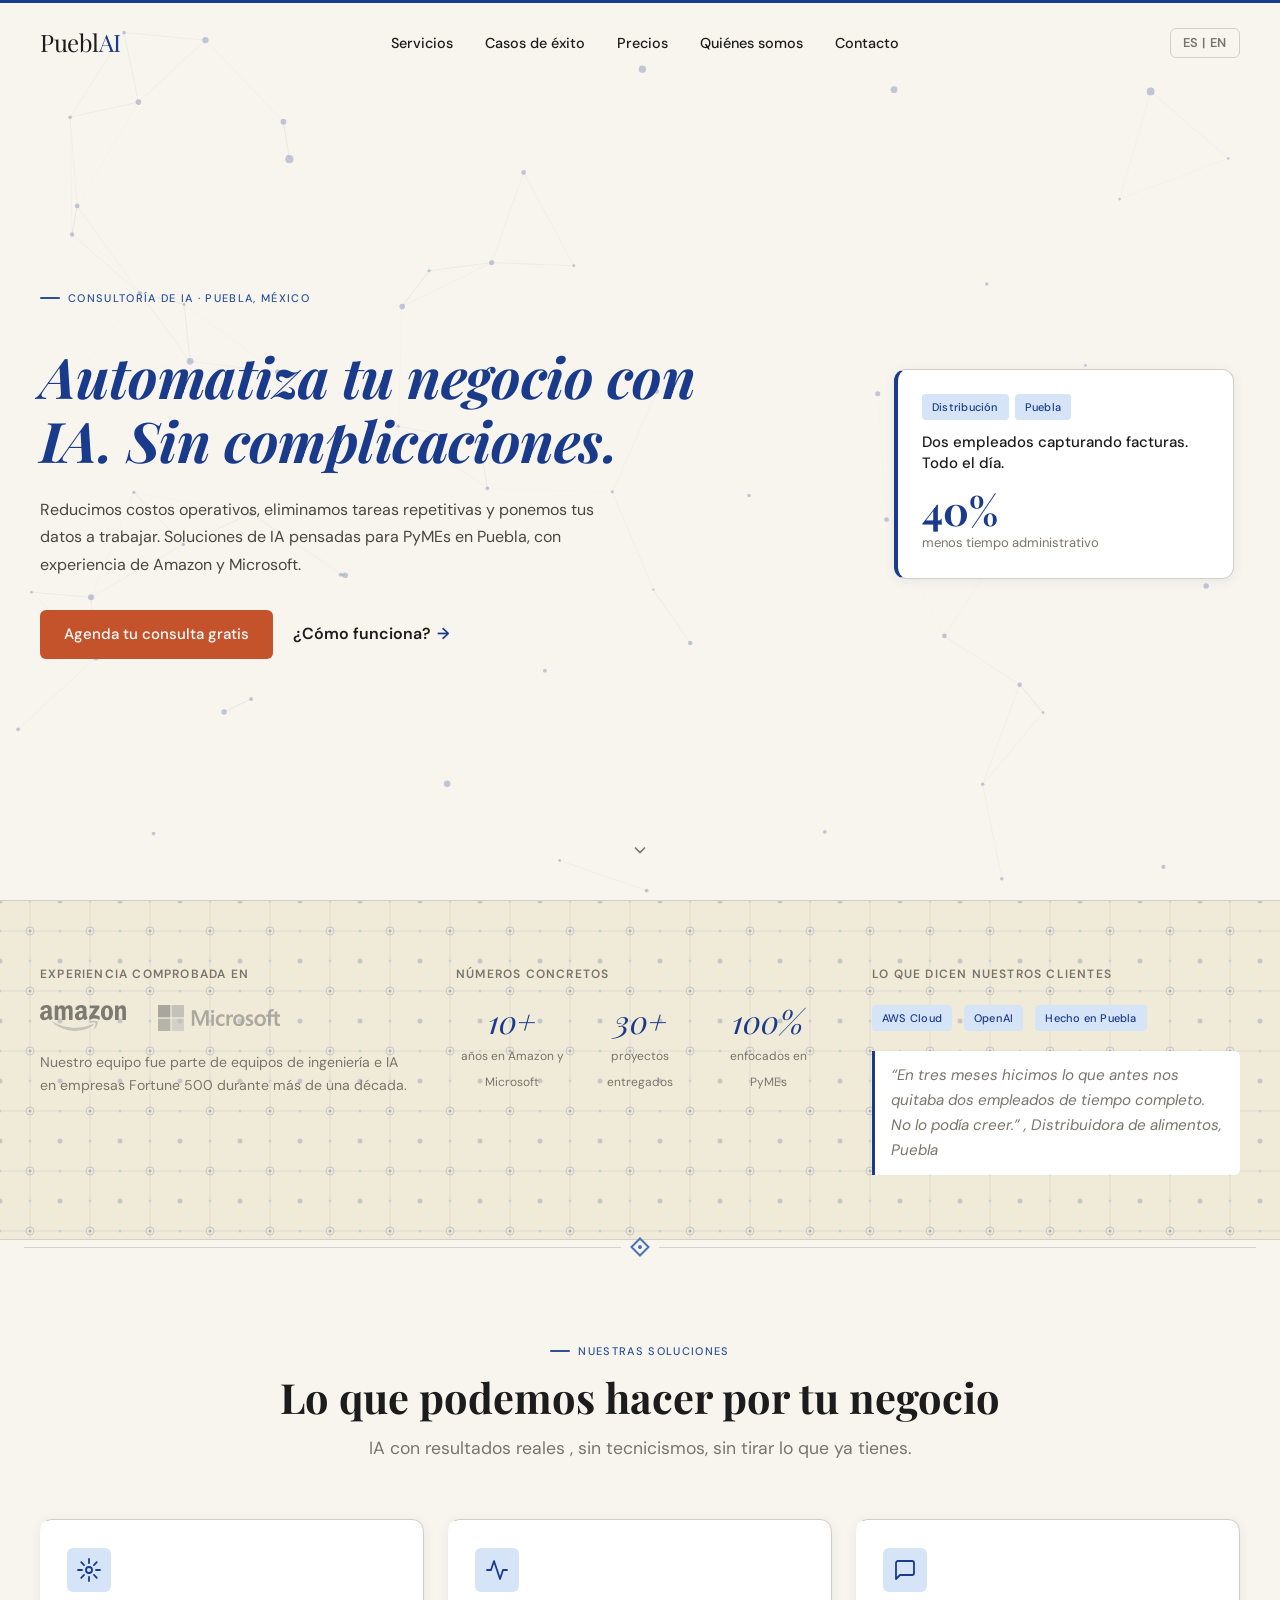
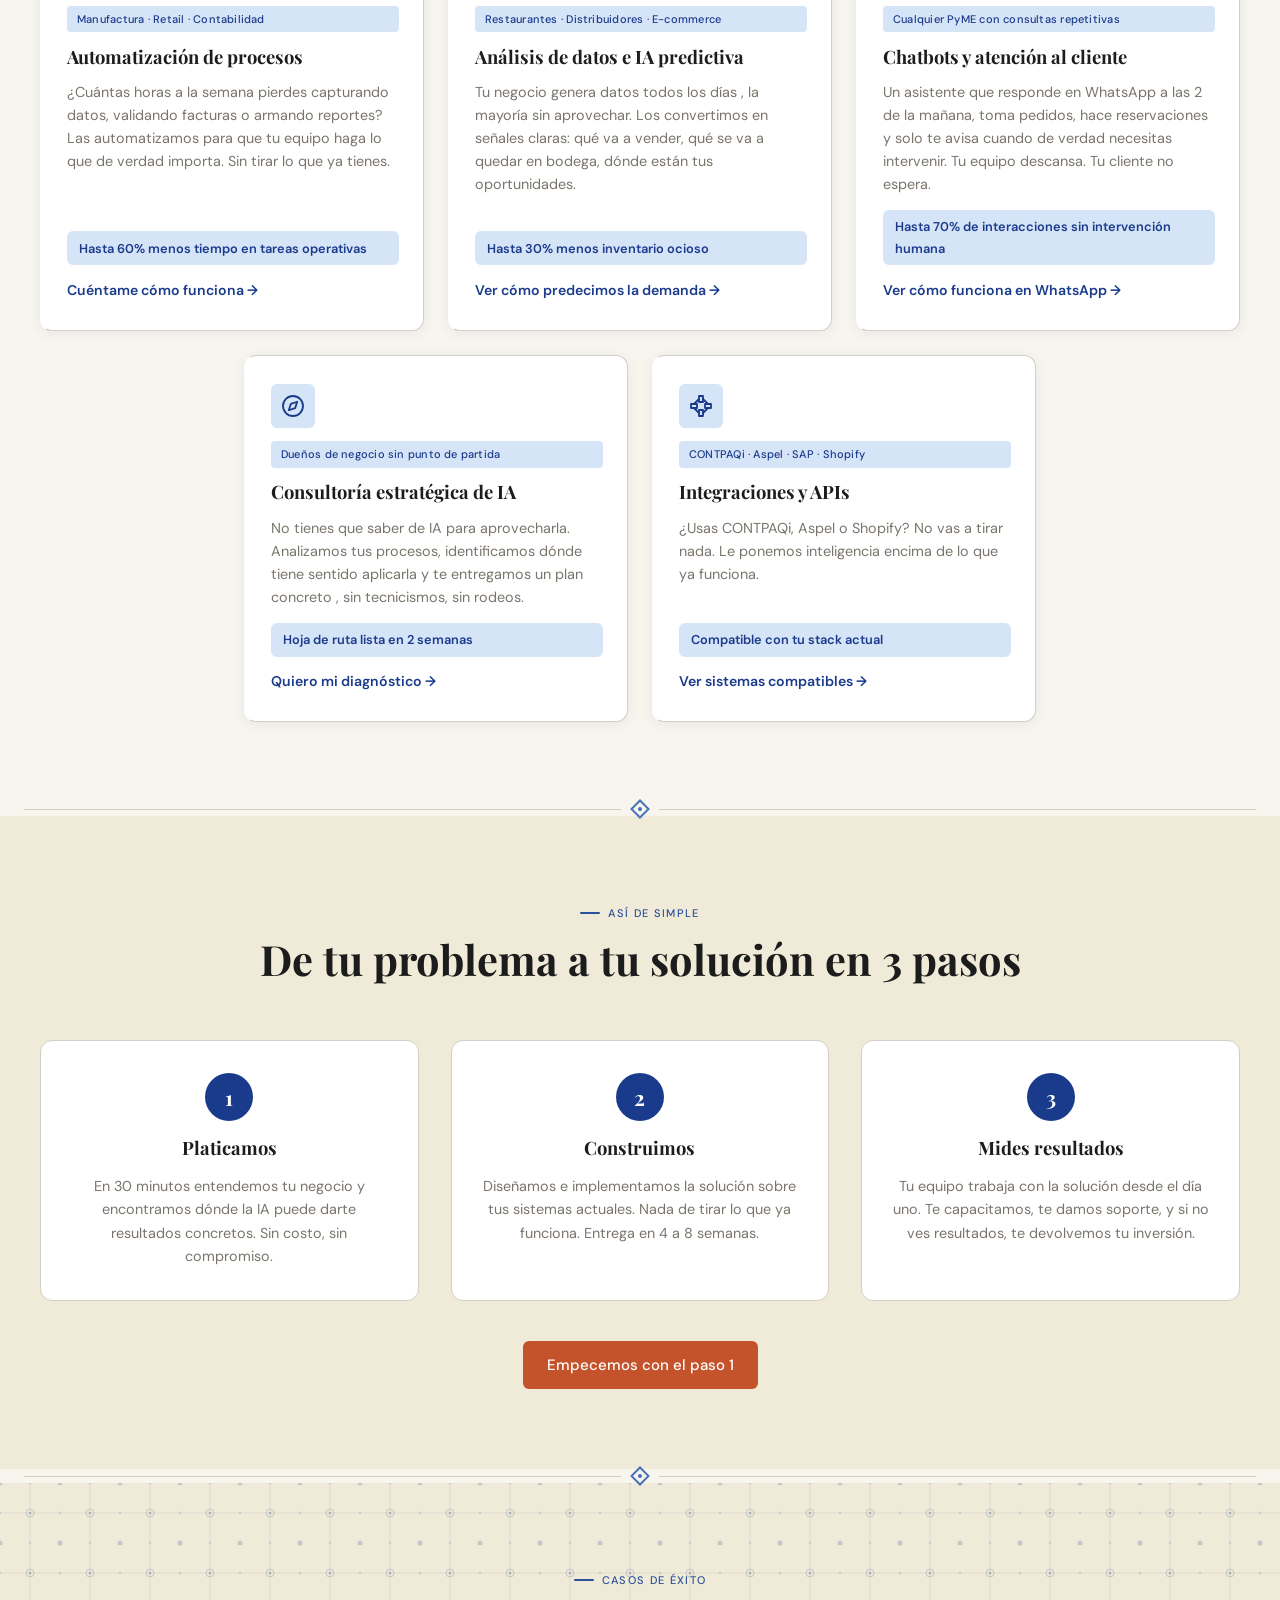
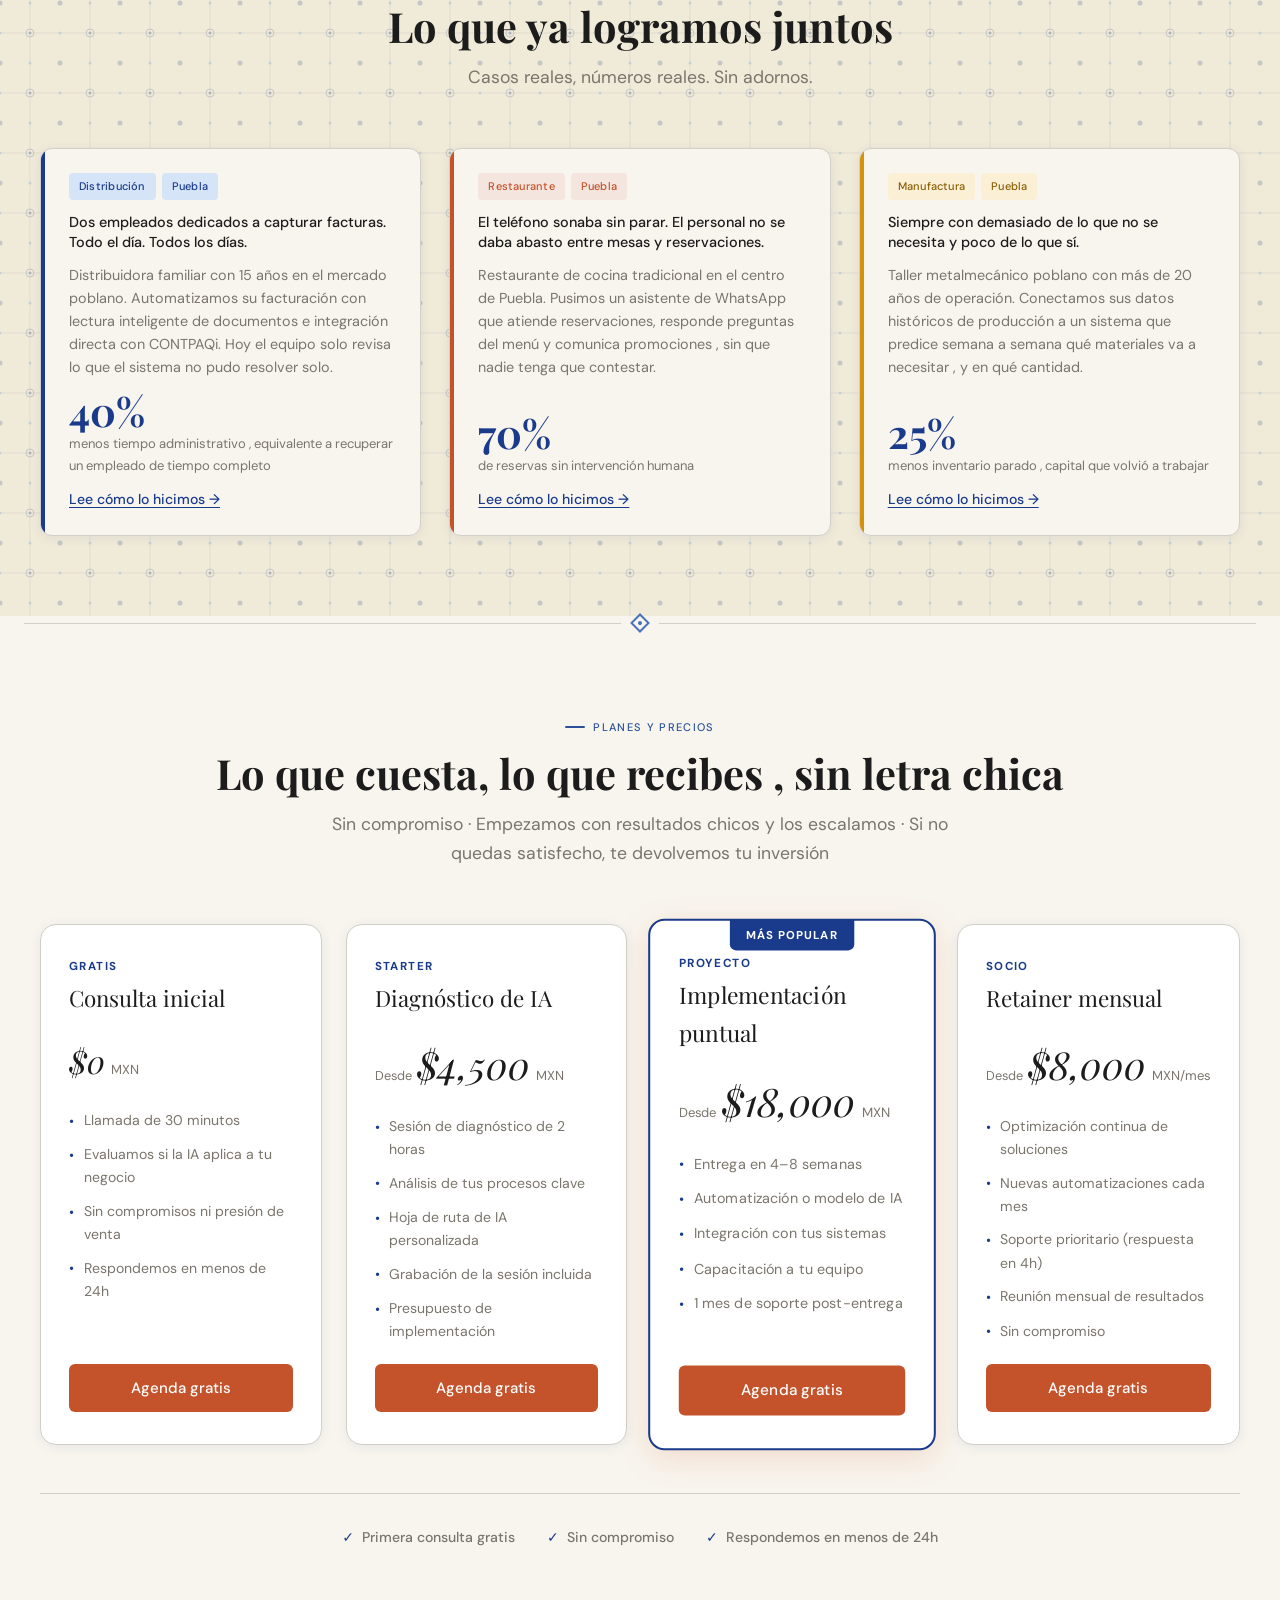
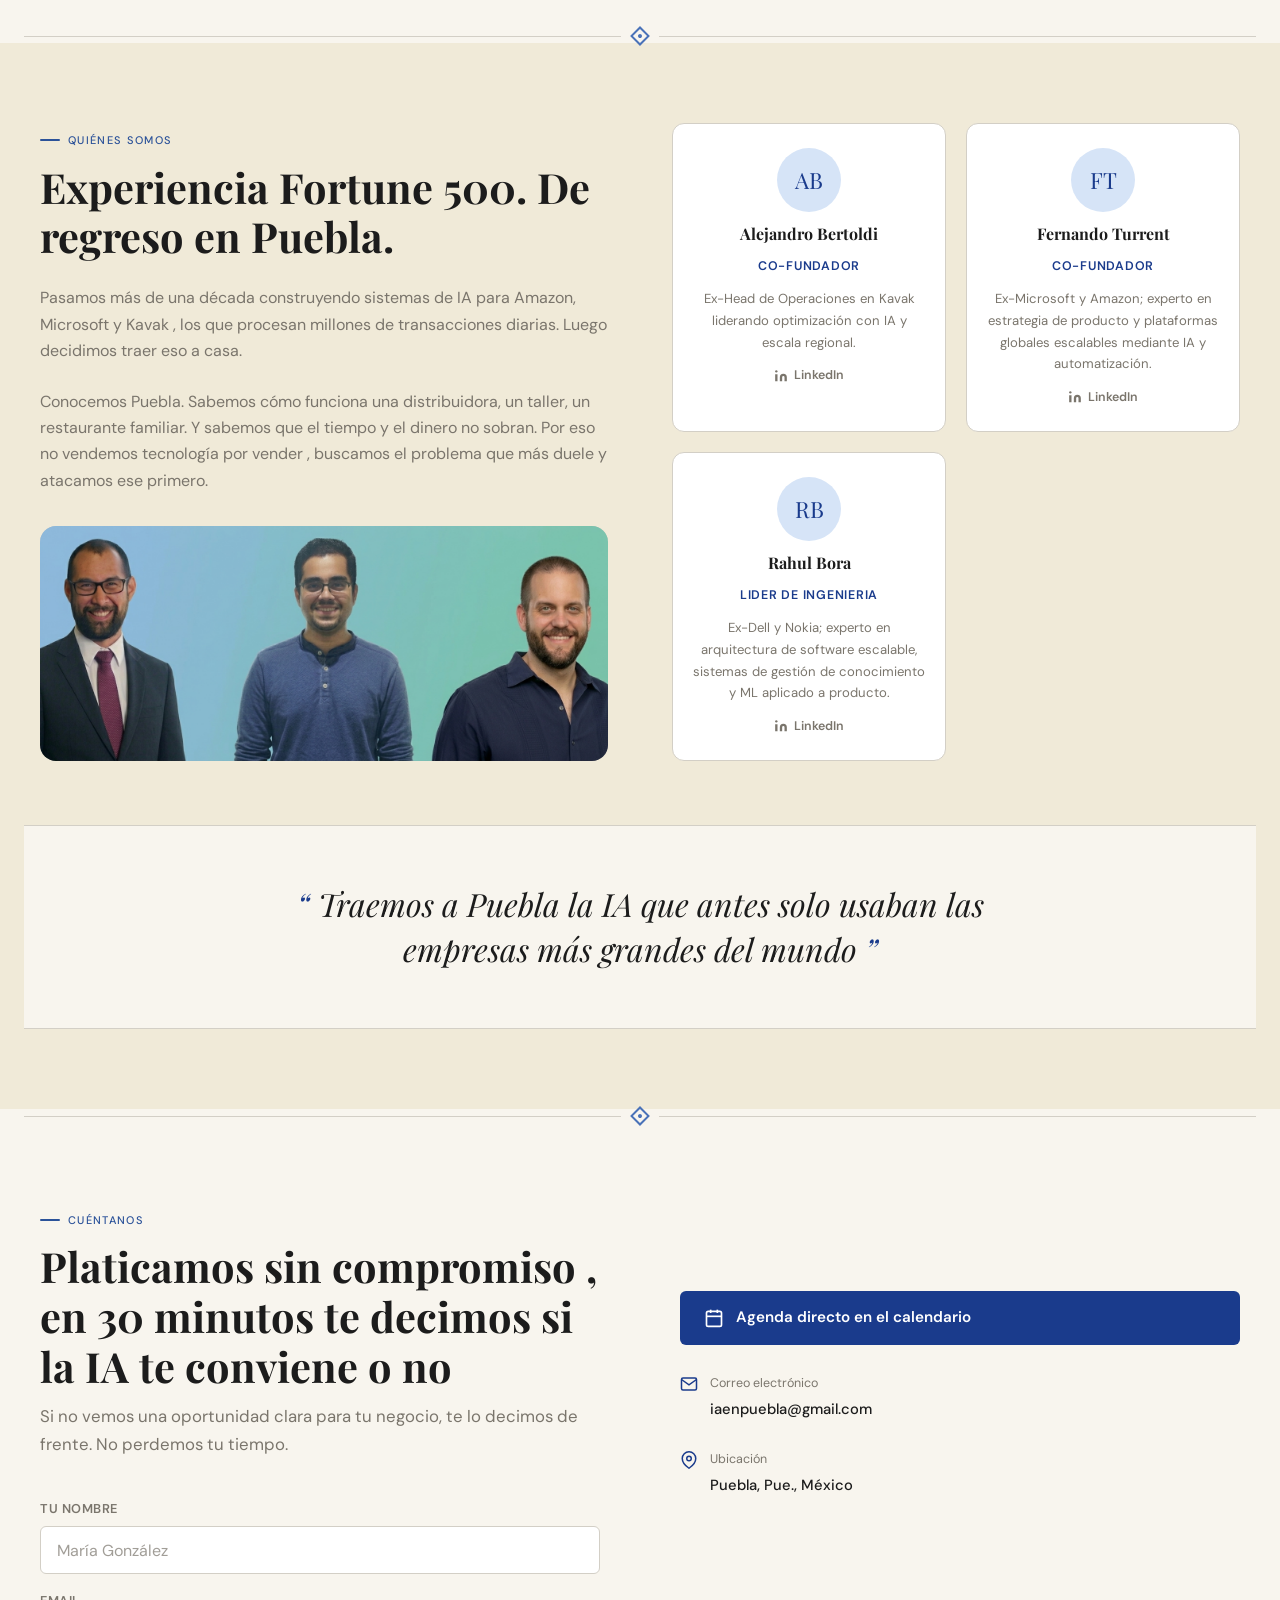
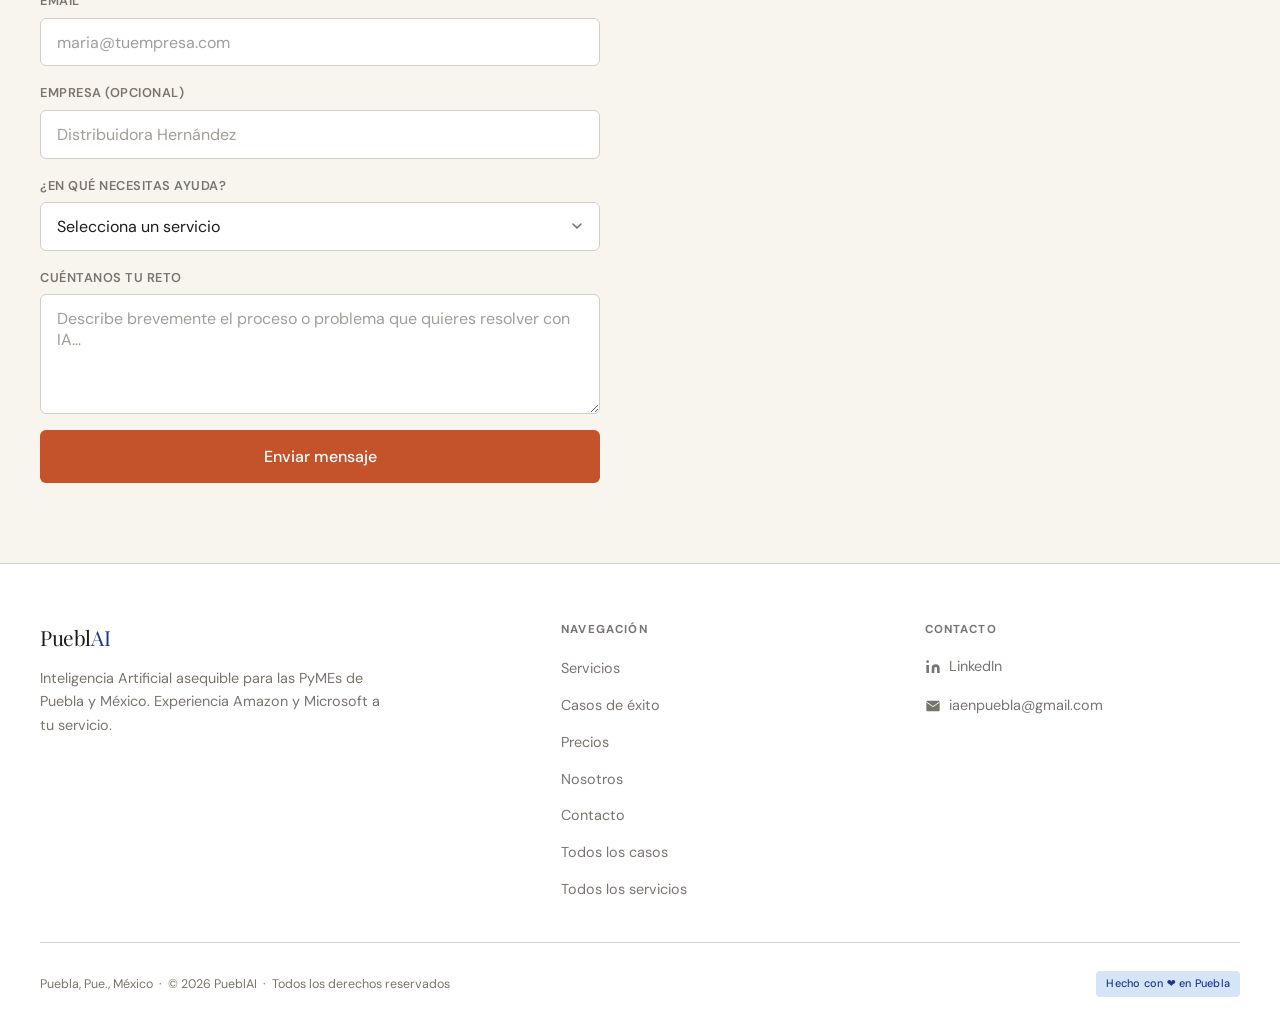
<file: index.html>
<!DOCTYPE html>
<html lang="es">
<head>
  <meta charset="UTF-8" />
  <meta name="viewport" content="width=device-width, initial-scale=1.0" />
  <title>PueblAI , Inteligencia Artificial para PyMEs · Puebla, México</title>
  <meta name="description" content="Soluciones de Inteligencia Artificial asequibles para pequeñas y medianas empresas en Puebla y México. Más de 10 años de experiencia en Amazon y Microsoft." />

  <!-- Open Graph -->
  <meta property="og:title"       content="PueblAI , IA para PyMEs · Puebla, México" />
  <meta property="og:description" content="Automatización, análisis de datos y chatbots para PyMEs. Experiencia Fortune 500 al servicio de tu negocio." />
  <meta property="og:type"        content="website" />
  <meta property="og:locale"      content="es_MX" />
  <!-- REPLACE: og:image with a 1200×630 social card image -->

  <!-- Favicons -->
  <link rel="apple-touch-icon" sizes="180x180" href="apple-touch-icon.png" />
  <link rel="icon" type="image/png" sizes="32x32" href="favicon-32x32.png" />
  <link rel="icon" type="image/png" sizes="16x16" href="favicon-16x16.png" />
  <link rel="icon" type="image/x-icon" href="favicon.ico" />
  <link rel="manifest" href="site.webmanifest" />

  <!-- Google Fonts -->
  <link rel="preconnect" href="https://fonts.googleapis.com" />
  <link rel="preconnect" href="https://fonts.gstatic.com" crossorigin />
  <link href="https://fonts.googleapis.com/css2?family=Playfair+Display:ital,wght@0,700;1,700&family=DM+Sans:opsz,wght@9..40,400;9..40,500;9..40,600&display=swap" rel="stylesheet" />

  <link rel="stylesheet" href="css/styles.css" />
</head>
<body>

  <!-- ═══════════════════════════════════════════
       NAVIGATION
  ═══════════════════════════════════════════ -->
  <nav class="site-nav" role="navigation" aria-label="Navegación principal">
    <div class="nav-inner">
      <a href="#hero" class="nav-logo" aria-label="PueblAI , Inicio">
        Puebl<span>AI</span>
      </a>

      <ul class="nav-links" role="list">
        <li><a href="#servicios" data-es="Servicios" data-en="Services">Servicios</a></li>
        <li><a href="#casos"     data-es="Casos de éxito"  data-en="Cases">Casos de éxito</a></li>
        <li><a href="#precios"   data-es="Precios"        data-en="Pricing">Precios</a></li>
        <li><a href="#nosotros"  data-es="Quiénes somos"  data-en="About">Quiénes somos</a></li>
        <li><a href="#contacto"  data-es="Contacto"  data-en="Contact">Contacto</a></li>
      </ul>

      <button id="lang-toggle" class="lang-toggle" aria-label="Cambiar idioma" aria-pressed="false">
        ES | EN
      </button>

      <button class="hamburger" aria-label="Abrir menú" aria-expanded="false">
        <span></span>
        <span></span>
        <span></span>
      </button>
    </div>
  </nav>

  <!-- Mobile nav overlay -->
  <div class="nav-overlay" role="dialog" aria-modal="true" aria-label="Menú de navegación">
    <button class="close-overlay" aria-label="Cerrar menú">&times;</button>
    <a href="#servicios" data-es="Servicios"  data-en="Services">Servicios</a>
    <a href="#casos"     data-es="Casos de éxito"  data-en="Cases">Casos de éxito</a>
    <a href="#precios"   data-es="Precios"        data-en="Pricing">Precios</a>
    <a href="#nosotros"  data-es="Quiénes somos"  data-en="About">Quiénes somos</a>
    <a href="#contacto"  data-es="Contacto"   data-en="Contact">Contacto</a>
  </div>

  <!-- ═══════════════════════════════════════════
       WHATSAPP FLOAT BUTTON
  ═══════════════════════════════════════════ -->
  <!-- WhatsApp float button - uncomment and replace number when ready
  <a href="https://wa.me/521234567890?text=Hola%2C%20me%20interesa%20una%20consulta%20gratuita%20de%20IA%20para%20mi%20negocio."
     class="whatsapp-float"
     target="_blank"
     rel="noopener noreferrer"
     aria-label="Contactar por WhatsApp">
    <svg viewBox="0 0 24 24" xmlns="http://www.w3.org/2000/svg" aria-hidden="true">
      <path d="M17.472 14.382c-.297-.149-1.758-.867-2.03-.967-.273-.099-.471-.148-.67.15-.197.297-.767.966-.94 1.164-.173.199-.347.223-.644.075-.297-.15-1.255-.463-2.39-1.475-.883-.788-1.48-1.761-1.653-2.059-.173-.297-.018-.458.13-.606.134-.133.298-.347.446-.52.149-.174.198-.298.298-.497.099-.198.05-.371-.025-.52-.075-.149-.669-1.612-.916-2.207-.242-.579-.487-.5-.669-.51-.173-.008-.371-.01-.57-.01-.198 0-.52.074-.792.372-.272.297-1.04 1.016-1.04 2.479 0 1.462 1.065 2.875 1.213 3.074.149.198 2.096 3.2 5.077 4.487.709.306 1.262.489 1.694.625.712.227 1.36.195 1.871.118.571-.085 1.758-.719 2.006-1.413.248-.694.248-1.289.173-1.413-.074-.124-.272-.198-.57-.347m-5.421 7.403h-.004a9.87 9.87 0 01-5.031-1.378l-.361-.214-3.741.982.998-3.648-.235-.374a9.86 9.86 0 01-1.51-5.26c.001-5.45 4.436-9.884 9.888-9.884 2.64 0 5.122 1.03 6.988 2.898a9.825 9.825 0 012.893 6.994c-.003 5.45-4.437 9.884-9.885 9.884m8.413-18.297A11.815 11.815 0 0012.05 0C5.495 0 .16 5.335.157 11.892c0 2.096.547 4.142 1.588 5.945L.057 24l6.305-1.654a11.882 11.882 0 005.683 1.448h.005c6.554 0 11.89-5.335 11.893-11.893a11.821 11.821 0 00-3.48-8.413z"/>
    </svg>
  </a>
  -->

  <main>

    <!-- ═══════════════════════════════════════════
         SECTION 01 , HERO
    ═══════════════════════════════════════════ -->
    <section id="hero" aria-label="Inicio" style="position: relative;">
      <canvas id="hero-particles" aria-hidden="true"></canvas>
      <div class="hero-inner">

        <!-- Left column -->
        <div class="hero-left">
          <span class="section-eyebrow fade-in" data-es="Consultoría de IA · Puebla, México" data-en="AI Consulting · Puebla, México">
            Consultoría de IA · Puebla, México
          </span>

          <h1 class="fade-in" style="transition-delay: 0.1s;">
            <em data-es="Automatiza tu negocio con IA. Sin complicaciones." data-en="Automate your business with AI. No complications.">
              Automatiza tu negocio con IA. Sin complicaciones.
            </em>
          </h1>

          <p class="fade-in" style="transition-delay: 0.2s;"
             data-es="Reducimos costos operativos, eliminamos tareas repetitivas y ponemos tus datos a trabajar. Soluciones de IA pensadas para PyMEs en Puebla, con experiencia de Amazon y Microsoft."
             data-en="We reduce operational costs, eliminate repetitive tasks and put your data to work. AI solutions designed for SMBs in Puebla, backed by Amazon and Microsoft experience.">
            Reducimos costos operativos, eliminamos tareas repetitivas y ponemos tus datos a trabajar. Soluciones de IA pensadas para PyMEs en Puebla, con experiencia de Amazon y Microsoft.
          </p>

          <div class="hero-ctas fade-in" style="transition-delay: 0.3s;">
            <a href="#contacto" class="btn-primary"
               data-es="Agenda tu consulta gratis" data-en="Book your free consultation">
              Agenda tu consulta gratis
            </a>
            <a href="#como-funciona" class="secondary-link"
               data-es="¿Cómo funciona?" data-en="How does it work?">
              ¿Cómo funciona?
            </a>
          </div>
        </div>

        <!-- Right column , caso de éxito flotante -->
        <div class="hero-right fade-in" style="transition-delay: 0.4s;">
          <div class="hero__card">
            <div class="hero__card-tag">
              <span class="badge badge--cobalt"
                    data-es="Distribución" data-en="Distribution">Distribución</span>
              <span class="badge badge--cobalt"
                    data-es="Puebla" data-en="Puebla">Puebla</span>
            </div>
            <p class="hero__card-problem"
               data-es="Dos empleados capturando facturas. Todo el día."
               data-en="Two employees entering invoices. All day long.">
              Dos empleados capturando facturas. Todo el día.
            </p>
            <div class="hero__card-metric">
              <span class="hero__card-number">40%</span>
              <span class="hero__card-label"
                    data-es="menos tiempo administrativo"
                    data-en="less administrative time">
                menos tiempo administrativo
              </span>
            </div>
          </div>
        </div>

      </div>

      <!-- Scroll indicator -->
      <div class="scroll-indicator" aria-hidden="true">
        <svg viewBox="0 0 24 24" stroke-width="2">
          <polyline points="6 9 12 15 18 9"/>
        </svg>
      </div>
    </section>


    <!-- ═══════════════════════════════════════════
         SECTION 02 , TRUST SIGNALS
    ═══════════════════════════════════════════ -->
    <section id="credibilidad" aria-label="Credenciales y experiencia">
      <div class="credibilidad-inner">

        <!-- Col 1: Company logos -->
        <div class="trust-col fade-in">
          <span class="trust-col-title"
                data-es="Experiencia comprobada en" data-en="Proven experience at">
            Experiencia comprobada en
          </span>
          <div class="company-logos">
            <img src="img/amazon-logo.svg" alt="Amazon" class="company-logo-img" />
            <img src="img/microsoft-logo.svg" alt="Microsoft" class="company-logo-img" />
          </div>
          <p class="trust-caption"
             data-es="Nuestro equipo fue parte de equipos de ingeniería e IA en empresas Fortune 500 durante más de una década."
             data-en="Our team was part of engineering and AI teams at Fortune 500 companies for over a decade.">
            Nuestro equipo fue parte de equipos de ingeniería e IA en empresas Fortune 500 durante más de una década.
          </p>
        </div>

        <!-- Col 2: Key metrics -->
        <div class="trust-col fade-in" style="transition-delay: 0.1s;">
          <span class="trust-col-title"
                data-es="Números concretos" data-en="Concrete numbers">
            Números concretos
          </span>
          <div class="stat-row">
            <div class="stat-item">
              <span class="metric-num">10+</span>
              <span class="stat-sub"
                    data-es="años en Amazon y Microsoft" data-en="years at Amazon &amp; Microsoft">
                años en Amazon y Microsoft
              </span>
            </div>
            <div class="stat-item">
              <span class="metric-num">30+</span>
              <span class="stat-sub"
                    data-es="proyectos entregados" data-en="projects delivered">
                proyectos entregados
              </span>
            </div>
            <div class="stat-item">
              <span class="metric-num">100%</span>
              <span class="stat-sub"
                    data-es="enfocados en PyMEs" data-en="focused on SMBs">
                enfocados en PyMEs
              </span>
            </div>
          </div>
        </div>

        <!-- Col 3: Pull quote / certifications -->
        <div class="trust-col fade-in" style="transition-delay: 0.2s;">
          <span class="trust-col-title"
                data-es="Lo que dicen nuestros clientes" data-en="What our clients say">
            Lo que dicen nuestros clientes
          </span>
          <!-- REPLACE: AWS Partner / Google Cloud badge or real client logo -->
          <div class="cert-badges">
            <span class="tag">AWS Cloud</span>
            <span class="tag">OpenAI</span>
            <span class="tag">Hecho en Puebla</span>
          </div>
          <blockquote class="pull-quote"
                      data-es="&ldquo;En tres meses hicimos lo que antes nos quitaba dos empleados de tiempo completo. No lo podía creer.&rdquo; , Distribuidora de alimentos, Puebla"
                      data-en="&ldquo;In three months we did what used to take two full-time employees. I couldn't believe it.&rdquo; , Food distributor, Puebla">
            &ldquo;En tres meses hicimos lo que antes nos quitaba dos empleados de tiempo completo. No lo podía creer.&rdquo; , Distribuidora de alimentos, Puebla
          </blockquote>
        </div>

      </div>
    </section>

    <div class="divider-talavera" aria-hidden="true">
      <div class="divider-talavera__line"></div>
      <div class="divider-talavera__diamond"></div>
      <div class="divider-talavera__line"></div>
    </div>

    <!-- ═══════════════════════════════════════════
         SECTION 03 , SERVICES
    ═══════════════════════════════════════════ -->
    <section id="servicios" aria-label="Servicios de IA">
      <div class="section-inner">
        <div class="section-header fade-in">
          <span class="section-eyebrow"
                data-es="Nuestras soluciones" data-en="Our solutions">
            Nuestras soluciones
          </span>
          <h2 data-es="Lo que podemos hacer por tu negocio"
              data-en="What we can do for your business">
            Lo que podemos hacer por tu negocio
          </h2>
          <p data-es="IA con resultados reales , sin tecnicismos, sin tirar lo que ya tienes."
             data-en="AI with real results , no jargon, no ripping out what works.">
            IA con resultados reales , sin tecnicismos, sin tirar lo que ya tienes.
          </p>
        </div>

        <div class="services-grid">

          <!-- Card 1: Process automation -->
          <article class="service-card fade-in">
            <div class="service-icon" aria-hidden="true">
              <svg viewBox="0 0 24 24"><circle cx="12" cy="12" r="3"/><path d="M12 1v4M12 19v4M4.22 4.22l2.83 2.83M16.95 16.95l2.83 2.83M1 12h4M19 12h4M4.22 19.78l2.83-2.83M16.95 7.05l2.83-2.83"/></svg>
            </div>
            <span class="tag" data-es="Manufactura · Retail · Contabilidad"
                              data-en="Manufacturing · Retail · Accounting">
              Manufactura · Retail · Contabilidad
            </span>
            <h3 data-es="Automatización de procesos"
                data-en="Process automation">
              Automatización de procesos
            </h3>
            <p data-es="¿Cuántas horas a la semana pierdes capturando datos, validando facturas o armando reportes? Las automatizamos para que tu equipo haga lo que de verdad importa. Sin tirar lo que ya tienes."
               data-en="How many hours a week do you lose entering data, validating invoices or building reports? We automate them so your team can do what actually matters. Without replacing what you have.">
              ¿Cuántas horas a la semana pierdes capturando datos, validando facturas o armando reportes? Las automatizamos para que tu equipo haga lo que de verdad importa. Sin tirar lo que ya tienes.
            </p>
            <span class="service-outcome"
                  data-es="Hasta 60% menos tiempo en tareas operativas"
                  data-en="Up to 60% less time on operational tasks">
              Hasta 60% menos tiempo en tareas operativas
            </span>
            <a href="servicios.html#automatizacion" class="service-link"
               data-es="Cuéntame cómo funciona →" data-en="Tell me how it works →">
              Cuéntame cómo funciona →
            </a>
          </article>

          <!-- Card 2: Data analytics & predictive AI -->
          <article class="service-card fade-in" style="transition-delay: 0.05s;">
            <div class="service-icon" aria-hidden="true">
              <svg viewBox="0 0 24 24"><polyline points="22 12 18 12 15 21 9 3 6 12 2 12"/></svg>
            </div>
            <span class="tag" data-es="Restaurantes · Distribuidores · E-commerce"
                              data-en="Restaurants · Distributors · E-commerce">
              Restaurantes · Distribuidores · E-commerce
            </span>
            <h3 data-es="Análisis de datos e IA predictiva"
                data-en="Data analytics &amp; predictive AI">
              Análisis de datos e IA predictiva
            </h3>
            <p data-es="Tu negocio genera datos todos los días , la mayoría sin aprovechar. Los convertimos en señales claras: qué va a vender, qué se va a quedar en bodega, dónde están tus oportunidades."
               data-en="Your business generates data every day , most of it untapped. We turn it into clear signals: what will sell, what will sit in the warehouse, where your opportunities are.">
              Tu negocio genera datos todos los días , la mayoría sin aprovechar. Los convertimos en señales claras: qué va a vender, qué se va a quedar en bodega, dónde están tus oportunidades.
            </p>
            <span class="service-outcome"
                  data-es="Hasta 30% menos inventario ocioso"
                  data-en="Up to 30% less idle inventory">
              Hasta 30% menos inventario ocioso
            </span>
            <a href="servicios.html#analitica" class="service-link"
               data-es="Ver cómo predecimos la demanda →" data-en="See how we predict demand →">
              Ver cómo predecimos la demanda →
            </a>
          </article>

          <!-- Card 3: Chatbots -->
          <article class="service-card fade-in" style="transition-delay: 0.10s;">
            <div class="service-icon" aria-hidden="true">
              <svg viewBox="0 0 24 24"><path d="M21 15a2 2 0 0 1-2 2H7l-4 4V5a2 2 0 0 1 2-2h14a2 2 0 0 1 2 2z"/></svg>
            </div>
            <span class="tag" data-es="Cualquier PyME con consultas repetitivas"
                              data-en="Any SMB with repetitive inquiries">
              Cualquier PyME con consultas repetitivas
            </span>
            <h3 data-es="Chatbots y atención al cliente"
                data-en="Chatbots &amp; customer service">
              Chatbots y atención al cliente
            </h3>
            <p data-es="Un asistente que responde en WhatsApp a las 2 de la mañana, toma pedidos, hace reservaciones y solo te avisa cuando de verdad necesitas intervenir. Tu equipo descansa. Tu cliente no espera."
               data-en="An assistant that replies on WhatsApp at 2 in the morning, takes orders, makes reservations and only alerts you when you truly need to step in. Your team rests. Your customer doesn't wait.">
              Un asistente que responde en WhatsApp a las 2 de la mañana, toma pedidos, hace reservaciones y solo te avisa cuando de verdad necesitas intervenir. Tu equipo descansa. Tu cliente no espera.
            </p>
            <span class="service-outcome"
                  data-es="Hasta 70% de interacciones sin intervención humana"
                  data-en="Up to 70% of interactions without human intervention">
              Hasta 70% de interacciones sin intervención humana
            </span>
            <a href="servicios.html#chatbots" class="service-link"
               data-es="Ver cómo funciona en WhatsApp →" data-en="See how it works on WhatsApp →">
              Ver cómo funciona en WhatsApp →
            </a>
          </article>

          <!-- Card 4: Strategic consulting -->
          <article class="service-card fade-in" style="transition-delay: 0.15s;">
            <div class="service-icon" aria-hidden="true">
              <svg viewBox="0 0 24 24"><circle cx="12" cy="12" r="10"/><polygon points="16.24 7.76 14.12 14.12 7.76 16.24 9.88 9.88 16.24 7.76"/></svg>
            </div>
            <span class="tag" data-es="Dueños de negocio sin punto de partida"
                              data-en="Business owners new to AI">
              Dueños de negocio sin punto de partida
            </span>
            <h3 data-es="Consultoría estratégica de IA"
                data-en="Strategic AI consulting">
              Consultoría estratégica de IA
            </h3>
            <p data-es="No tienes que saber de IA para aprovecharla. Analizamos tus procesos, identificamos dónde tiene sentido aplicarla y te entregamos un plan concreto , sin tecnicismos, sin rodeos."
               data-en="You don't need to know AI to benefit from it. We analyze your processes, identify where it makes sense to apply it and hand you a concrete plan , no jargon, no runaround.">
              No tienes que saber de IA para aprovecharla. Analizamos tus procesos, identificamos dónde tiene sentido aplicarla y te entregamos un plan concreto , sin tecnicismos, sin rodeos.
            </p>
            <span class="service-outcome"
                  data-es="Hoja de ruta lista en 2 semanas"
                  data-en="Roadmap ready in 2 weeks">
              Hoja de ruta lista en 2 semanas
            </span>
            <a href="servicios.html#consultoria" class="service-link"
               data-es="Quiero mi diagnóstico →" data-en="I want my diagnostic →">
              Quiero mi diagnóstico →
            </a>
          </article>

          <!-- Card 5: Integrations -->
          <article class="service-card fade-in" style="transition-delay: 0.20s;">
            <div class="service-icon" aria-hidden="true">
              <svg viewBox="0 0 24 24"><path d="M10 2h4v6h-4V2zM2 10h6v4H2v-4zM16 10h6v4h-6v-4zM10 16h4v6h-4v-6z"/><line x1="14" y1="5" x2="19" y2="10"/><line x1="5" y1="10" x2="10" y2="5"/><line x1="14" y1="19" x2="19" y2="14"/><line x1="5" y1="14" x2="10" y2="19"/></svg>
            </div>
            <span class="tag" data-es="CONTPAQi · Aspel · SAP · Shopify"
                              data-en="CONTPAQi · Aspel · SAP · Shopify">
              CONTPAQi · Aspel · SAP · Shopify
            </span>
            <h3 data-es="Integraciones y APIs"
                data-en="Integrations &amp; APIs">
              Integraciones y APIs
            </h3>
            <p data-es="¿Usas CONTPAQi, Aspel o Shopify? No vas a tirar nada. Le ponemos inteligencia encima de lo que ya funciona."
               data-en="Using CONTPAQi, Aspel or Shopify? You're not throwing anything out. We put intelligence on top of what already works.">
              ¿Usas CONTPAQi, Aspel o Shopify? No vas a tirar nada. Le ponemos inteligencia encima de lo que ya funciona.
            </p>
            <span class="service-outcome"
                  data-es="Compatible con tu stack actual"
                  data-en="Compatible with your current stack">
              Compatible con tu stack actual
            </span>
            <a href="servicios.html#integraciones" class="service-link"
               data-es="Ver sistemas compatibles →" data-en="See compatible systems →">
              Ver sistemas compatibles →
            </a>
          </article>

        </div>
      </div>
    </section>

    <div class="divider-talavera" aria-hidden="true">
      <div class="divider-talavera__line"></div>
      <div class="divider-talavera__diamond"></div>
      <div class="divider-talavera__line"></div>
    </div>

    <!-- ═══════════════════════════════════════════
         SECTION 03b , CÓMO FUNCIONA
    ═══════════════════════════════════════════ -->
    <section id="como-funciona" aria-label="Cómo funciona">
      <div class="section-inner">
        <div class="section-header fade-in">
          <span class="section-eyebrow"
                data-es="Así de simple" data-en="It's that simple">
            Así de simple
          </span>
          <h2 data-es="De tu problema a tu solución en 3 pasos"
              data-en="From your problem to your solution in 3 steps">
            De tu problema a tu solución en 3 pasos
          </h2>
        </div>

        <div class="steps-grid">
          <div class="step-card fade-in">
            <span class="step-number">1</span>
            <h3 data-es="Platicamos" data-en="We talk">Platicamos</h3>
            <p data-es="En 30 minutos entendemos tu negocio y encontramos dónde la IA puede darte resultados concretos. Sin costo, sin compromiso."
               data-en="In 30 minutes we understand your business and find where AI can deliver concrete results. Free, no strings attached.">
              En 30 minutos entendemos tu negocio y encontramos dónde la IA puede darte resultados concretos. Sin costo, sin compromiso.
            </p>
          </div>
          <div class="step-card fade-in" style="transition-delay:0.1s;">
            <span class="step-number">2</span>
            <h3 data-es="Construimos" data-en="We build">Construimos</h3>
            <p data-es="Diseñamos e implementamos la solución sobre tus sistemas actuales. Nada de tirar lo que ya funciona. Entrega en 4 a 8 semanas."
               data-en="We design and implement the solution on top of your current systems. No ripping out what works. Delivery in 4 to 8 weeks.">
              Diseñamos e implementamos la solución sobre tus sistemas actuales. Nada de tirar lo que ya funciona. Entrega en 4 a 8 semanas.
            </p>
          </div>
          <div class="step-card fade-in" style="transition-delay:0.2s;">
            <span class="step-number">3</span>
            <h3 data-es="Mides resultados" data-en="You measure results">Mides resultados</h3>
            <p data-es="Tu equipo trabaja con la solución desde el día uno. Te capacitamos, te damos soporte, y si no ves resultados, te devolvemos tu inversión."
               data-en="Your team works with the solution from day one. We train you, support you, and if you don't see results, we refund your investment.">
              Tu equipo trabaja con la solución desde el día uno. Te capacitamos, te damos soporte, y si no ves resultados, te devolvemos tu inversión.
            </p>
          </div>
        </div>

        <div class="steps-cta fade-in" style="transition-delay:0.3s;">
          <a href="#contacto" class="btn-primary"
             data-es="Empecemos con el paso 1" data-en="Let's start with step 1">
            Empecemos con el paso 1
          </a>
        </div>
      </div>
    </section>

    <div class="divider-talavera" aria-hidden="true">
      <div class="divider-talavera__line"></div>
      <div class="divider-talavera__diamond"></div>
      <div class="divider-talavera__line"></div>
    </div>

    <!-- ═══════════════════════════════════════════
         SECTION 04 , CASE STUDIES
    ═══════════════════════════════════════════ -->
    <section id="casos" aria-label="Casos de éxito">
      <div class="section-inner">
        <div class="section-header fade-in">
          <span class="section-eyebrow"
                data-es="Casos de éxito" data-en="Success stories">
            Casos de éxito
          </span>
          <h2 data-es="Lo que ya logramos juntos"
              data-en="What we've already achieved together">
            Lo que ya logramos juntos
          </h2>
          <p data-es="Casos reales, números reales. Sin adornos."
             data-en="Real cases, real numbers. No fluff.">
            Casos reales, números reales. Sin adornos.
          </p>
        </div>

        <div class="cases-grid">

          <!-- Case 1 , Distribución -->
          <article class="case-card fade-in">
            <div class="case-card__accent" style="background: var(--color-cobalt);" aria-hidden="true"></div>
            <div class="case-card__body">
              <div class="case-card__tags">
                <span class="badge badge--cobalt"
                      data-es="Distribución" data-en="Distribution">Distribución</span>
                <span class="badge badge--cobalt"
                      data-es="Puebla" data-en="Puebla">Puebla</span>
              </div>
              <p class="case-card__problem"
                 data-es="Dos empleados dedicados a capturar facturas. Todo el día. Todos los días."
                 data-en="Two employees doing nothing but entering invoices. All day. Every day.">
                Dos empleados dedicados a capturar facturas. Todo el día. Todos los días.
              </p>
              <p class="case-card__solution"
                 data-es="Distribuidora familiar con 15 años en el mercado poblano. Automatizamos su facturación con lectura inteligente de documentos e integración directa con CONTPAQi. Hoy el equipo solo revisa lo que el sistema no pudo resolver solo."
                 data-en="Family distributor with 15 years in the Puebla market. We automated their invoicing with intelligent document reading and direct CONTPAQi integration. Today the team only reviews what the system couldn't handle on its own.">
                Distribuidora familiar con 15 años en el mercado poblano. Automatizamos su facturación con lectura inteligente de documentos e integración directa con CONTPAQi. Hoy el equipo solo revisa lo que el sistema no pudo resolver solo.
              </p>
              <div class="case-card__metric">
                <span class="case-card__number">40%</span>
                <span class="case-card__metric-label"
                      data-es="menos tiempo administrativo , equivalente a recuperar un empleado de tiempo completo"
                      data-en="less administrative time , equivalent to recovering one full-time employee">
                  menos tiempo administrativo , equivalente a recuperar un empleado de tiempo completo
                </span>
              </div>
              <a href="casos.html#distribuidora-alimentos" class="case-link"
                 data-es="Leer cómo lo hicimos →" data-en="Read how we did it →">
                Lee cómo lo hicimos →
              </a>
            </div>
          </article>

          <!-- Case 2 , Restaurante -->
          <article class="case-card fade-in" style="transition-delay: 0.1s;">
            <div class="case-card__accent" style="background: var(--color-terracotta);" aria-hidden="true"></div>
            <div class="case-card__body">
              <div class="case-card__tags">
                <span class="badge badge--terra"
                      data-es="Restaurante" data-en="Restaurant">Restaurante</span>
                <span class="badge badge--terra"
                      data-es="Puebla" data-en="Puebla">Puebla</span>
              </div>
              <p class="case-card__problem"
                 data-es="El teléfono sonaba sin parar. El personal no daba abasto entre mesas y reservaciones."
                 data-en="The phone rang nonstop. Staff couldn't keep up with tables and reservations at the same time.">
                El teléfono sonaba sin parar. El personal no se daba abasto entre mesas y reservaciones.
              </p>
              <p class="case-card__solution"
                 data-es="Restaurante de cocina tradicional en el centro de Puebla. Pusimos un asistente de WhatsApp que atiende reservaciones, responde preguntas del menú y comunica promociones , sin que nadie tenga que contestar."
                 data-en="Traditional cuisine restaurant in downtown Puebla. We set up a WhatsApp assistant that handles reservations, answers menu questions and communicates promotions , without anyone having to pick up.">
                Restaurante de cocina tradicional en el centro de Puebla. Pusimos un asistente de WhatsApp que atiende reservaciones, responde preguntas del menú y comunica promociones , sin que nadie tenga que contestar.
              </p>
              <div class="case-card__metric">
                <span class="case-card__number">70%</span>
                <span class="case-card__metric-label"
                      data-es="de reservas sin intervención humana"
                      data-en="of reservations without human intervention">
                  de reservas sin intervención humana
                </span>
              </div>
              <a href="casos.html#restaurante-puebla" class="case-link"
                 data-es="Leer cómo lo hicimos →" data-en="Read how we did it →">
                Lee cómo lo hicimos →
              </a>
            </div>
          </article>

          <!-- Case 3 , Manufactura -->
          <article class="case-card fade-in" style="transition-delay: 0.2s;">
            <div class="case-card__accent" style="background: var(--color-amber);" aria-hidden="true"></div>
            <div class="case-card__body">
              <div class="case-card__tags">
                <span class="badge badge--amber"
                      data-es="Manufactura" data-en="Manufacturing">Manufactura</span>
                <span class="badge badge--amber"
                      data-es="Puebla" data-en="Puebla">Puebla</span>
              </div>
              <p class="case-card__problem"
                 data-es="Siempre con demasiado de lo que no se necesita y poco de lo que sí."
                 data-en="Always too much of what they didn't need and not enough of what they did.">
                Siempre con demasiado de lo que no se necesita y poco de lo que sí.
              </p>
              <p class="case-card__solution"
                 data-es="Taller metalmecánico poblano con más de 20 años de operación. Conectamos sus datos históricos de producción a un sistema que predice semana a semana qué materiales va a necesitar , y en qué cantidad."
                 data-en="Puebla metalworking workshop with over 20 years of operation. We connected their historical production data to a system that predicts week by week what materials they'll need , and how much.">
                Taller metalmecánico poblano con más de 20 años de operación. Conectamos sus datos históricos de producción a un sistema que predice semana a semana qué materiales va a necesitar , y en qué cantidad.
              </p>
              <div class="case-card__metric">
                <span class="case-card__number">25%</span>
                <span class="case-card__metric-label"
                      data-es="menos inventario parado , capital que volvió a trabajar"
                      data-en="less idle inventory , capital that went back to work">
                  menos inventario parado , capital que volvió a trabajar
                </span>
              </div>
              <a href="casos.html#manufactura-puebla" class="case-link"
                 data-es="Leer cómo lo hicimos →" data-en="Read how we did it →">
                Lee cómo lo hicimos →
              </a>
            </div>
          </article>

        </div>
      </div>
    </section>

    <div class="divider-talavera" aria-hidden="true">
      <div class="divider-talavera__line"></div>
      <div class="divider-talavera__diamond"></div>
      <div class="divider-talavera__line"></div>
    </div>

    <!-- ═══════════════════════════════════════════
         SECTION 05 , PRICING
    ═══════════════════════════════════════════ -->
    <section id="precios" aria-label="Precios y planes">
      <div class="section-inner">
        <div class="section-header fade-in">
          <span class="section-eyebrow"
                data-es="Planes y precios" data-en="Plans &amp; pricing">
            Planes y precios
          </span>
          <h2 data-es="Lo que cuesta, lo que recibes , sin letra chica"
              data-en="What it costs, what you get , no fine print">
            Lo que cuesta, lo que recibes , sin letra chica
          </h2>
          <p data-es="Sin compromiso · Empezamos con resultados chicos y los escalamos · Si no quedas satisfecho, te devolvemos tu inversión"
             data-en="No lock-in contract · We start small and scale up · If you're not satisfied, we return your investment">
            Sin compromiso · Empezamos con resultados chicos y los escalamos · Si no quedas satisfecho, te devolvemos tu inversión
          </p>
        </div>

        <div class="pricing-grid fade-in">

          <!-- Tier 0: Free consultation -->
          <div class="pricing-card">
            <div>
              <div class="pricing-tier" data-es="GRATIS" data-en="FREE">GRATIS</div>
              <div class="pricing-name" data-es="Consulta inicial" data-en="Initial consultation">
                Consulta inicial
              </div>
            </div>
            <div class="pricing-price">
              <span class="price-amount" style="font-size:2rem;">$0</span>
              <span class="price-period">MXN</span>
            </div>
            <ul class="pricing-features" role="list">
              <li data-es="Llamada de 30 minutos" data-en="30-minute call">
                Llamada de 30 minutos
              </li>
              <li data-es="Evaluamos si la IA aplica a tu negocio" data-en="We assess if AI fits your business">
                Evaluamos si la IA aplica a tu negocio
              </li>
              <li data-es="Sin compromisos ni presión de venta" data-en="No commitments or sales pressure">
                Sin compromisos ni presión de venta
              </li>
              <li data-es="Respondemos en menos de 24h" data-en="We reply within 24h">
                Respondemos en menos de 24h
              </li>
            </ul>
            <div class="pricing-cta">
              <a href="#contacto" class="btn-primary"
                 data-es="Agenda gratis" data-en="Book for free">
                Agenda gratis
              </a>
            </div>
          </div>

          <!-- Tier 1: Starter -->
          <div class="pricing-card">
            <div>
              <div class="pricing-tier" data-es="STARTER" data-en="STARTER">STARTER</div>
              <div class="pricing-name" data-es="Diagnóstico de IA" data-en="AI Diagnostic">
                Diagnóstico de IA
              </div>
            </div>
            <div class="pricing-price">
              <span class="price-from" data-es="Desde" data-en="From">Desde</span>
              <span class="price-amount">$4,500</span>
              <span class="price-period">MXN</span>
            </div>
            <ul class="pricing-features" role="list">
              <li data-es="Sesión de diagnóstico de 2 horas" data-en="2-hour diagnostic session">
                Sesión de diagnóstico de 2 horas
              </li>
              <li data-es="Análisis de tus procesos clave" data-en="Analysis of your key processes">
                Análisis de tus procesos clave
              </li>
              <li data-es="Hoja de ruta de IA personalizada" data-en="Personalized AI roadmap">
                Hoja de ruta de IA personalizada
              </li>
              <li data-es="Grabación de la sesión incluida" data-en="Session recording included">
                Grabación de la sesión incluida
              </li>
              <li data-es="Presupuesto de implementación" data-en="Implementation budget">
                Presupuesto de implementación
              </li>
            </ul>
            <div class="pricing-cta">
              <a href="#contacto" class="btn-primary"
                 data-es="Agenda gratis" data-en="Book for free">
                Agenda gratis
              </a>
            </div>
          </div>

          <!-- Tier 2: Project (FEATURED) -->
          <div class="pricing-card featured">
            <div class="pricing-badge" data-es="Más popular" data-en="Most popular">
              Más popular
            </div>
            <div>
              <div class="pricing-tier" data-es="PROYECTO" data-en="PROJECT">PROYECTO</div>
              <div class="pricing-name" data-es="Implementación puntual" data-en="Targeted implementation">
                Implementación puntual
              </div>
            </div>
            <div class="pricing-price">
              <span class="price-from" data-es="Desde" data-en="From">Desde</span>
              <span class="price-amount">$18,000</span>
              <span class="price-period">MXN</span>
            </div>
            <ul class="pricing-features" role="list">
              <li data-es="Entrega en 4–8 semanas" data-en="Delivery in 4–8 weeks">
                Entrega en 4–8 semanas
              </li>
              <li data-es="Automatización o modelo de IA" data-en="Automation or AI model">
                Automatización o modelo de IA
              </li>
              <li data-es="Integración con tus sistemas" data-en="Integration with your systems">
                Integración con tus sistemas
              </li>
              <li data-es="Capacitación a tu equipo" data-en="Team training">
                Capacitación a tu equipo
              </li>
              <li data-es="1 mes de soporte post-entrega" data-en="1 month post-delivery support">
                1 mes de soporte post-entrega
              </li>
            </ul>
            <div class="pricing-cta">
              <a href="#contacto" class="btn-primary"
                 data-es="Agenda gratis" data-en="Book for free">
                Agenda gratis
              </a>
            </div>
          </div>

          <!-- Tier 3: Partner -->
          <div class="pricing-card">
            <div>
              <div class="pricing-tier" data-es="SOCIO" data-en="PARTNER">SOCIO</div>
              <div class="pricing-name" data-es="Retainer mensual" data-en="Monthly retainer">
                Retainer mensual
              </div>
            </div>
            <div class="pricing-price">
              <span class="price-from" data-es="Desde" data-en="From">Desde</span>
              <span class="price-amount">$8,000</span>
              <span class="price-period" data-es="MXN/mes" data-en="MXN/mo">MXN/mes</span>
            </div>
            <ul class="pricing-features" role="list">
              <li data-es="Optimización continua de soluciones" data-en="Continuous solution optimization">
                Optimización continua de soluciones
              </li>
              <li data-es="Nuevas automatizaciones cada mes" data-en="New automations each month">
                Nuevas automatizaciones cada mes
              </li>
              <li data-es="Soporte prioritario (respuesta en 4h)" data-en="Priority support (4h response)">
                Soporte prioritario (respuesta en 4h)
              </li>
              <li data-es="Reunión mensual de resultados" data-en="Monthly results meeting">
                Reunión mensual de resultados
              </li>
              <li data-es="Sin compromiso" data-en="No minimum commitment">
                Sin compromiso
              </li>
            </ul>
            <div class="pricing-cta">
              <a href="#contacto" class="btn-primary"
                 data-es="Agenda gratis" data-en="Book for free">
                Agenda gratis
              </a>
            </div>
          </div>

        </div>

        <!-- Trust strip -->
        <div class="trust-strip fade-in">
          <span class="trust-item" data-es="Primera consulta gratis" data-en="First consultation free">
            Primera consulta gratis
          </span>
          <span class="trust-item" data-es="Sin compromiso" data-en="No commitment">
            Sin compromiso
          </span>
          <span class="trust-item" data-es="Respondemos en menos de 24h" data-en="We reply in under 24h">
            Respondemos en menos de 24h
          </span>
        </div>

      </div>
    </section>

    <div class="divider-talavera" aria-hidden="true">
      <div class="divider-talavera__line"></div>
      <div class="divider-talavera__diamond"></div>
      <div class="divider-talavera__line"></div>
    </div>

    <!-- ═══════════════════════════════════════════
         SECTION 06 , ABOUT
    ═══════════════════════════════════════════ -->
    <section id="nosotros" aria-label="Quiénes somos">
      <div class="about-inner">

        <!-- Left: text -->
        <div class="about-left">
          <div class="fade-in">
            <span class="section-eyebrow"
                  data-es="Quiénes somos" data-en="Who we are">
              Quiénes somos
            </span>
            <h2 data-es="Experiencia Fortune 500. De regreso en Puebla."
                data-en="Fortune 500 expertise. Back home in Puebla.">
              Experiencia Fortune 500. De regreso en Puebla.
            </h2>
          </div>

          <p class="fade-in" style="transition-delay:0.1s;"
             data-es="Pasamos más de una década construyendo sistemas de IA para Amazon, Microsoft y Kavak , los que procesan millones de transacciones diarias. Luego decidimos traer eso a casa."
             data-en="We spent over a decade building AI systems for Amazon, Microsoft and Kavak , the ones that process millions of transactions daily. Then we decided to bring that home.">
            Pasamos más de una década construyendo sistemas de IA para Amazon, Microsoft y Kavak , los que procesan millones de transacciones diarias. Luego decidimos traer eso a casa.
          </p>

          <p class="fade-in" style="transition-delay:0.15s;"
             data-es="Conocemos Puebla. Sabemos cómo funciona una distribuidora, un taller, un restaurante familiar. Y sabemos que el tiempo y el dinero no sobran. Por eso no vendemos tecnología por vender , buscamos el problema que más duele y atacamos ese primero."
             data-en="We know Puebla. We know how a distributor works, a workshop, a family restaurant. And we know that time and money are tight. That's why we don't sell technology for the sake of it , we find the problem that hurts most and tackle that first.">
            Conocemos Puebla. Sabemos cómo funciona una distribuidora, un taller, un restaurante familiar. Y sabemos que el tiempo y el dinero no sobran. Por eso no vendemos tecnología por vender , buscamos el problema que más duele y atacamos ese primero.
          </p>

          <!-- Team photo -->
          <div class="about-photo-placeholder fade-in" style="transition-delay:0.2s;">
            <img src="assets/images/Team.png" alt="Foto del equipo PueblAI" style="width:100%;height:100%;object-fit:cover;border-radius:inherit;">
          </div>
        </div>

        <!-- Right: team cards -->
        <div class="about-right-cards fade-in" style="transition-delay:0.2s;">

          <div class="team-card">
            <div class="team-avatar" aria-label="Foto de perfil">AB</div>
            <h4>Alejandro Bertoldi</h4>
            <span class="team-title">Co-fundador</span>
            <p class="team-bio"
               data-es="Ex-Head de Operaciones en Kavak liderando optimización con IA y escala regional."
               data-en="Former Head of Operations at Kavak leading AI optimization and regional scale.">
              Ex-Head de Operaciones en Kavak liderando optimización con IA y escala regional.
            </p>
            <a href="#" class="team-linkedin" aria-label="LinkedIn de Alejandro Bertoldi">
              <svg viewBox="0 0 24 24" width="14" height="14" fill="currentColor"><path d="M16 8a6 6 0 0 1 6 6v7h-4v-7a2 2 0 0 0-2-2 2 2 0 0 0-2 2v7h-4v-7a6 6 0 0 1 6-6z"/><rect x="2" y="9" width="4" height="12"/><circle cx="4" cy="4" r="2"/></svg>
              LinkedIn
            </a>
          </div>

          <div class="team-card">
            <div class="team-avatar" aria-label="Foto de perfil">FT</div>
            <h4>Fernando Turrent</h4>
            <span class="team-title">Co-fundador</span>
            <p class="team-bio"
               data-es="Ex-Microsoft y Amazon; experto en estrategia de producto y plataformas globales escalables mediante IA y automatización."
               data-en="Ex-Microsoft and Amazon; expert in product strategy and globally scalable platforms through AI and automation.">
              Ex-Microsoft y Amazon; experto en estrategia de producto y plataformas globales escalables mediante IA y automatización.
            </p>
            <a href="#" class="team-linkedin" aria-label="LinkedIn de Fernando Turrent">
              <svg viewBox="0 0 24 24" width="14" height="14" fill="currentColor"><path d="M16 8a6 6 0 0 1 6 6v7h-4v-7a2 2 0 0 0-2-2 2 2 0 0 0-2 2v7h-4v-7a6 6 0 0 1 6-6z"/><rect x="2" y="9" width="4" height="12"/><circle cx="4" cy="4" r="2"/></svg>
              LinkedIn
            </a>
          </div>

          <div class="team-card">
            <div class="team-avatar" aria-label="Foto de perfil">RB</div>
            <h4>Rahul Bora</h4>
            <span class="team-title">Lider de Ingenieria</span>
            <p class="team-bio"
               data-es="Ex-Dell y Nokia; experto en arquitectura de software escalable, sistemas de gestión de conocimiento y ML aplicado a producto."
               data-en="Ex-Dell and Nokia; expert in scalable software architecture, knowledge management systems and ML applied to product.">
              Ex-Dell y Nokia; experto en arquitectura de software escalable, sistemas de gestión de conocimiento y ML aplicado a producto.
            </p>
            <a href="#" class="team-linkedin" aria-label="LinkedIn de Rahul Bora">
              <svg viewBox="0 0 24 24" width="14" height="14" fill="currentColor"><path d="M16 8a6 6 0 0 1 6 6v7h-4v-7a2 2 0 0 0-2-2 2 2 0 0 0-2 2v7h-4v-7a6 6 0 0 1 6-6z"/><rect x="2" y="9" width="4" height="12"/><circle cx="4" cy="4" r="2"/></svg>
              LinkedIn
            </a>
          </div>

        </div>

      </div>

      <!-- Mission statement -->
      <div class="mission-block fade-in">
        <blockquote data-es="Traemos a Puebla la IA que antes solo usaban las empresas más grandes del mundo"
                    data-en="We bring to Puebla the AI that only the world's largest companies used to have">
          Traemos a Puebla la IA que antes solo usaban las empresas más grandes del mundo
        </blockquote>
      </div>

    </section>

    <div class="divider-talavera" aria-hidden="true">
      <div class="divider-talavera__line"></div>
      <div class="divider-talavera__diamond"></div>
      <div class="divider-talavera__line"></div>
    </div>

    <!-- ═══════════════════════════════════════════
         SECTION 07 , CONTACT
    ═══════════════════════════════════════════ -->
    <section id="contacto" aria-label="Contacto">
      <div class="contact-inner">

        <!-- Left: form -->
        <div>
          <div class="contact-header fade-in">
            <span class="section-eyebrow"
                  data-es="Hablemos" data-en="Let's talk">
              Cuéntanos
            </span>
            <h2 data-es="Platicamos sin compromiso , en 30 minutos te decimos si la IA te conviene o no"
                data-en="Let's talk with no strings attached , in 30 minutes we'll tell you if AI makes sense for you">
              Platicamos sin compromiso , en 30 minutos te decimos si la IA te conviene o no
            </h2>
            <p data-es="Si no vemos una oportunidad clara para tu negocio, te lo decimos de frente. No perdemos tu tiempo."
               data-en="If we don't see a clear opportunity for your business, we'll tell you straight. We won't waste your time.">
              Si no vemos una oportunidad clara para tu negocio, te lo decimos de frente. No perdemos tu tiempo.
            </p>
          </div>

          <form class="contact-form fade-in" style="transition-delay:0.1s;"
                name="contact"
                action="https://formspree.io/f/mpqybaeb"
                method="POST"
                aria-label="Formulario de contacto">

            <div class="form-group">
              <label for="nombre" data-es="Tu nombre" data-en="Your name">Tu nombre</label>
              <input type="text" id="nombre" name="nombre"
                     placeholder="María González"
                     required
                     autocomplete="name" />
            </div>

            <div class="form-group">
              <label for="email">Email</label>
              <input type="email" id="email" name="email"
                     placeholder="maria@tuempresa.com"
                     required
                     autocomplete="email" />
            </div>

            <div class="form-group">
              <label for="empresa"
                     data-es="Empresa (opcional)" data-en="Company (optional)">
                Empresa (opcional)
              </label>
              <input type="text" id="empresa" name="empresa"
                     placeholder="Distribuidora Hernández"
                     autocomplete="organization" />
            </div>

            <div class="form-group">
              <label for="servicio"
                     data-es="¿En qué necesitas ayuda?" data-en="How can we help?">
                ¿En qué necesitas ayuda?
              </label>
              <select id="servicio" name="servicio">
                <option value="" data-es="Selecciona un servicio" data-en="Select a service">
                  Selecciona un servicio
                </option>
                <option value="automatizacion"
                        data-es="Automatización de procesos"
                        data-en="Process automation">
                  Automatización de procesos
                </option>
                <option value="analitica"
                        data-es="Análisis de datos e IA predictiva"
                        data-en="Data analytics &amp; predictive AI">
                  Análisis de datos e IA predictiva
                </option>
                <option value="chatbot"
                        data-es="Chatbot / Atención al cliente"
                        data-en="Chatbot / Customer service">
                  Chatbot / Atención al cliente
                </option>
                <option value="consultoria"
                        data-es="Consultoría estratégica de IA"
                        data-en="Strategic AI consulting">
                  Consultoría estratégica de IA
                </option>
                <option value="integraciones"
                        data-es="Integraciones y APIs"
                        data-en="Integrations &amp; APIs">
                  Integraciones y APIs
                </option>
                <option value="no-se"
                        data-es="No sé por dónde empezar"
                        data-en="Not sure where to start">
                  No sé por dónde empezar
                </option>
              </select>
            </div>

            <div class="form-group">
              <label for="mensaje"
                     data-es="Cuéntanos tu reto" data-en="Tell us about your challenge">
                Cuéntanos tu reto
              </label>
              <textarea id="mensaje" name="mensaje"
                        rows="4"
                        placeholder="Describe brevemente el proceso o problema que quieres resolver con IA…"></textarea>
            </div>

            <div class="form-submit">
              <button type="submit" class="btn-primary"
                      data-es="Enviar mensaje" data-en="Send message">
                Enviar mensaje
              </button>
            </div>

            <div class="form-success" role="alert"
                 data-es="¡Mensaje enviado! Te contactaremos en menos de 24 horas."
                 data-en="Message sent! We'll contact you within 24 hours.">
              ¡Mensaje enviado! Te contactaremos en menos de 24 horas.
            </div>

          </form>
        </div>

        <!-- Right: alternative contact -->
        <div class="alt-contact fade-in" style="transition-delay:0.2s;">

          <!-- Calendly popup button -->
          <a href="#" onclick="Calendly.initPopupWidget({url: 'https://calendly.com/iaenpuebla/30min'});return false;"
             class="calendly-cta">
            <svg viewBox="0 0 24 24" stroke-width="2" aria-hidden="true" style="width:20px;height:20px;stroke:currentColor;fill:none;">
              <rect x="3" y="4" width="18" height="18" rx="2" ry="2"/><line x1="16" y1="2" x2="16" y2="6"/><line x1="8" y1="2" x2="8" y2="6"/><line x1="3" y1="10" x2="21" y2="10"/>
            </svg>
            <span data-es="Agenda directo en el calendario" data-en="Book directly on the calendar">
              Agenda directo en el calendario
            </span>
          </a>
          <link href="https://assets.calendly.com/assets/external/widget.css" rel="stylesheet">
          <script type="text/javascript" src="https://assets.calendly.com/assets/external/widget.js" async></script>

          <div class="contact-detail">
            <svg viewBox="0 0 24 24" stroke-width="2" aria-hidden="true"><path d="M4 4h16c1.1 0 2 .9 2 2v12c0 1.1-.9 2-2 2H4c-1.1 0-2-.9-2-2V6c0-1.1.9-2 2-2z"/><polyline points="22,6 12,13 2,6"/></svg>
            <div>
              <span style="font-size:0.78rem; color:var(--muted); display:block; margin-bottom:0.2rem;"
                    data-es="Correo electrónico" data-en="Email">
                Correo electrónico
              </span>
              <a href="mailto:iaenpuebla@gmail.com">iaenpuebla@gmail.com</a>
            </div>
          </div>

          <div class="contact-detail">
            <svg viewBox="0 0 24 24" stroke-width="2" aria-hidden="true"><path d="M21 10c0 7-9 13-9 13s-9-6-9-13a9 9 0 0 1 18 0z"/><circle cx="12" cy="10" r="3"/></svg>
            <div>
              <span style="font-size:0.78rem; color:var(--muted); display:block; margin-bottom:0.2rem;"
                    data-es="Ubicación" data-en="Location">
                Ubicación
              </span>
              <span style="color:var(--ink); font-weight:500;">Puebla, Pue., México</span>
            </div>
          </div>

        </div>

      </div>
    </section>

  </main>


  <!-- ═══════════════════════════════════════════
       FOOTER
  ═══════════════════════════════════════════ -->
  <footer class="site-footer" role="contentinfo">
    <div class="footer-inner">
      <div class="footer-top">

        <div class="footer-brand">
          <a href="#hero" class="nav-logo" style="font-size:1.3rem;">
            Puebl<span>AI</span>
          </a>
          <p data-es="Inteligencia Artificial asequible para las PyMEs de Puebla y México. Experiencia Amazon y Microsoft a tu servicio."
             data-en="Affordable Artificial Intelligence for SMBs in Puebla and México. Amazon and Microsoft expertise at your service.">
            Inteligencia Artificial asequible para las PyMEs de Puebla y México. Experiencia Amazon y Microsoft a tu servicio.
          </p>
        </div>

        <nav class="footer-nav" aria-label="Footer navigation">
          <h5 data-es="Navegación" data-en="Navigation">Navegación</h5>
          <ul role="list">
            <li><a href="#servicios" data-es="Servicios" data-en="Services">Servicios</a></li>
            <li><a href="#casos"     data-es="Casos de éxito" data-en="Case studies">Casos de éxito</a></li>
            <li><a href="#precios"   data-es="Precios" data-en="Pricing">Precios</a></li>
            <li><a href="#nosotros"  data-es="Nosotros" data-en="About us">Nosotros</a></li>
            <li><a href="#contacto"  data-es="Contacto" data-en="Contact">Contacto</a></li>
            <li><a href="casos.html"    data-es="Todos los casos" data-en="All cases">Todos los casos</a></li>
            <li><a href="servicios.html" data-es="Todos los servicios" data-en="All services">Todos los servicios</a></li>
          </ul>
        </nav>

        <div class="footer-social">
          <h5 data-es="Contacto" data-en="Contact">Contacto</h5>
          <ul role="list">
            <li>
              <a href="https://linkedin.com" target="_blank" rel="noopener noreferrer" aria-label="LinkedIn">
                <svg viewBox="0 0 24 24" aria-hidden="true"><path d="M16 8a6 6 0 0 1 6 6v7h-4v-7a2 2 0 0 0-2-2 2 2 0 0 0-2 2v7h-4v-7a6 6 0 0 1 6-6z"/><rect x="2" y="9" width="4" height="12"/><circle cx="4" cy="4" r="2"/></svg>
                LinkedIn
              </a>
            </li>
            <!-- WhatsApp - uncomment when number is ready
            <li>
              <a href="https://wa.me/521234567890" target="_blank" rel="noopener noreferrer" aria-label="WhatsApp">
                <svg viewBox="0 0 24 24" aria-hidden="true"><path d="M17.472 14.382c-.297-.149-1.758-.867-2.03-.967-.273-.099-.471-.148-.67.15-.197.297-.767.966-.94 1.164-.173.199-.347.223-.644.075-.297-.15-1.255-.463-2.39-1.475-.883-.788-1.48-1.761-1.653-2.059-.173-.297-.018-.458.13-.606.134-.133.298-.347.446-.52.149-.174.198-.298.298-.497.099-.198.05-.371-.025-.52-.075-.149-.669-1.612-.916-2.207-.242-.579-.487-.5-.669-.51-.173-.008-.371-.01-.57-.01-.198 0-.52.074-.792.372-.272.297-1.04 1.016-1.04 2.479 0 1.462 1.065 2.875 1.213 3.074.149.198 2.096 3.2 5.077 4.487.709.306 1.262.489 1.694.625.712.227 1.36.195 1.871.118.571-.085 1.758-.719 2.006-1.413.248-.694.248-1.289.173-1.413-.074-.124-.272-.198-.57-.347m-5.421 7.403h-.004a9.87 9.87 0 01-5.031-1.378l-.361-.214-3.741.982.998-3.648-.235-.374a9.86 9.86 0 01-1.51-5.26c.001-5.45 4.436-9.884 9.888-9.884 2.64 0 5.122 1.03 6.988 2.898a9.825 9.825 0 012.893 6.994c-.003 5.45-4.437 9.884-9.885 9.884m8.413-18.297A11.815 11.815 0 0012.05 0C5.495 0 .16 5.335.157 11.892c0 2.096.547 4.142 1.588 5.945L.057 24l6.305-1.654a11.882 11.882 0 005.683 1.448h.005c6.554 0 11.89-5.335 11.893-11.893a11.821 11.821 0 00-3.48-8.413z"/></svg>
                WhatsApp
              </a>
            </li>
            -->
            <li>
              <a href="mailto:iaenpuebla@gmail.com" aria-label="Email">
                <svg viewBox="0 0 24 24" aria-hidden="true" fill="currentColor"><path d="M4 4h16c1.1 0 2 .9 2 2v12c0 1.1-.9 2-2 2H4c-1.1 0-2-.9-2-2V6c0-1.1.9-2 2-2z"/><polyline points="22,6 12,13 2,6" fill="none" stroke="var(--bg)" stroke-width="1.5"/></svg>
                iaenpuebla@gmail.com
              </a>
            </li>
          </ul>
        </div>

      </div>

      <div class="footer-bottom">
        <p class="footer-legal">
          Puebla, Pue., México &nbsp;·&nbsp;
          &copy; 2026 PueblAI &nbsp;·&nbsp;
          <span data-es="Todos los derechos reservados" data-en="All rights reserved">
            Todos los derechos reservados
          </span>
        </p>
        <span class="tag" style="font-size:0.68rem;"
              data-es="Hecho con ❤ en Puebla" data-en="Made with ❤ in Puebla">
          Hecho con ❤ en Puebla
        </span>
      </div>

    </div>
  </footer>

  <script src="js/particles.js"></script>
  <script src="js/main.js"></script>
</body>
</html>
</file>
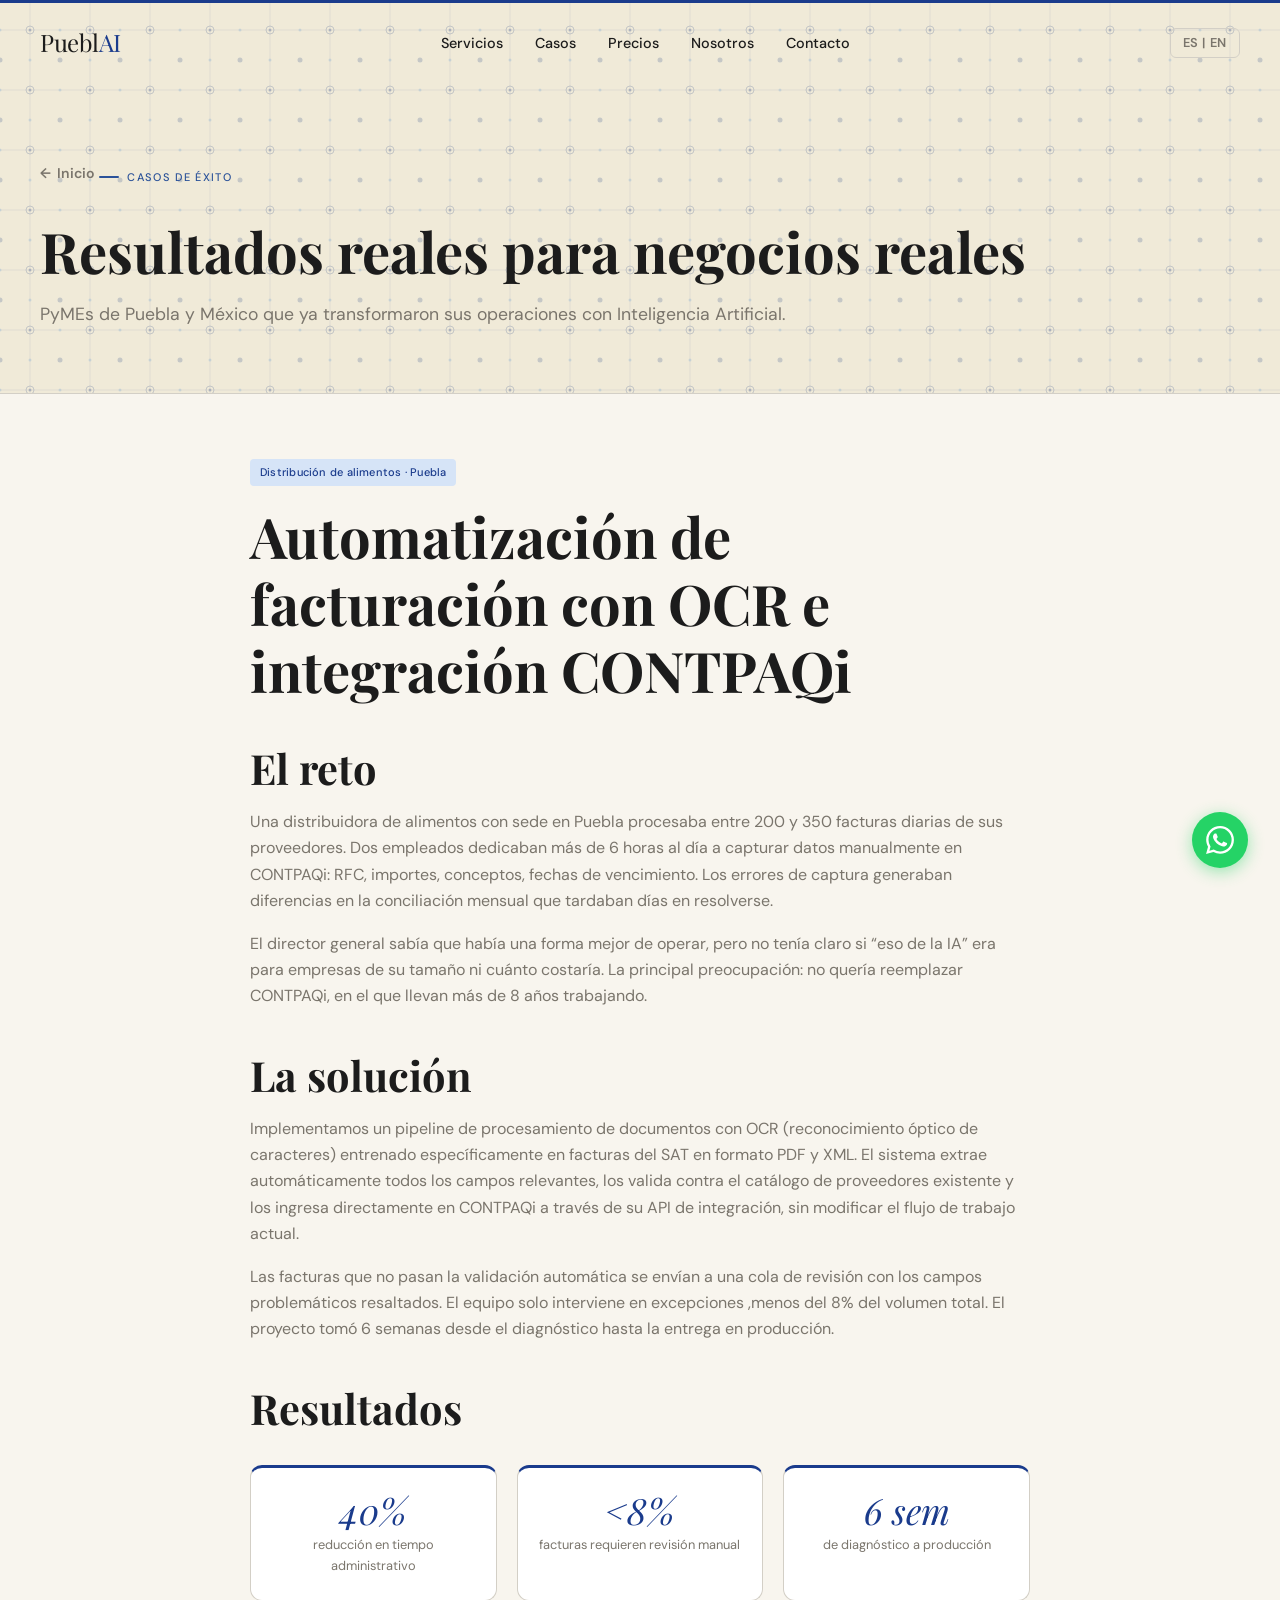
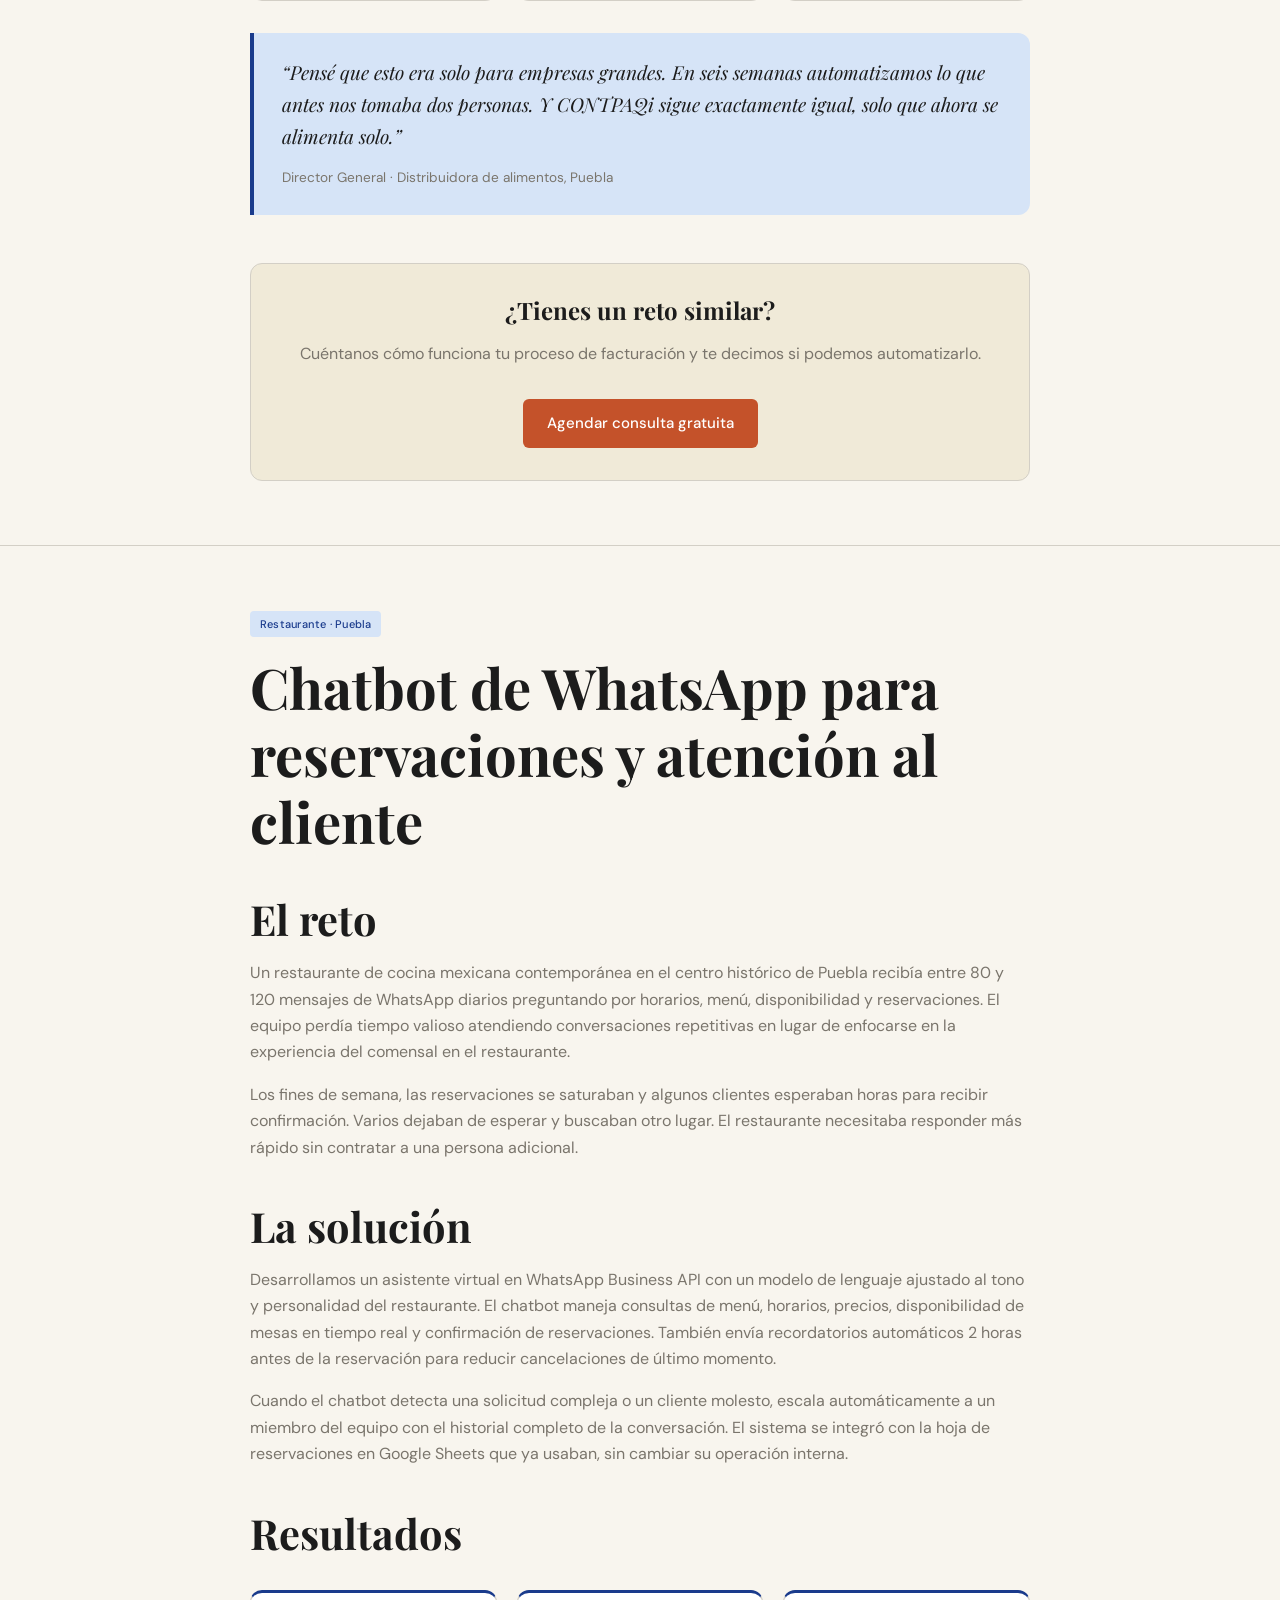
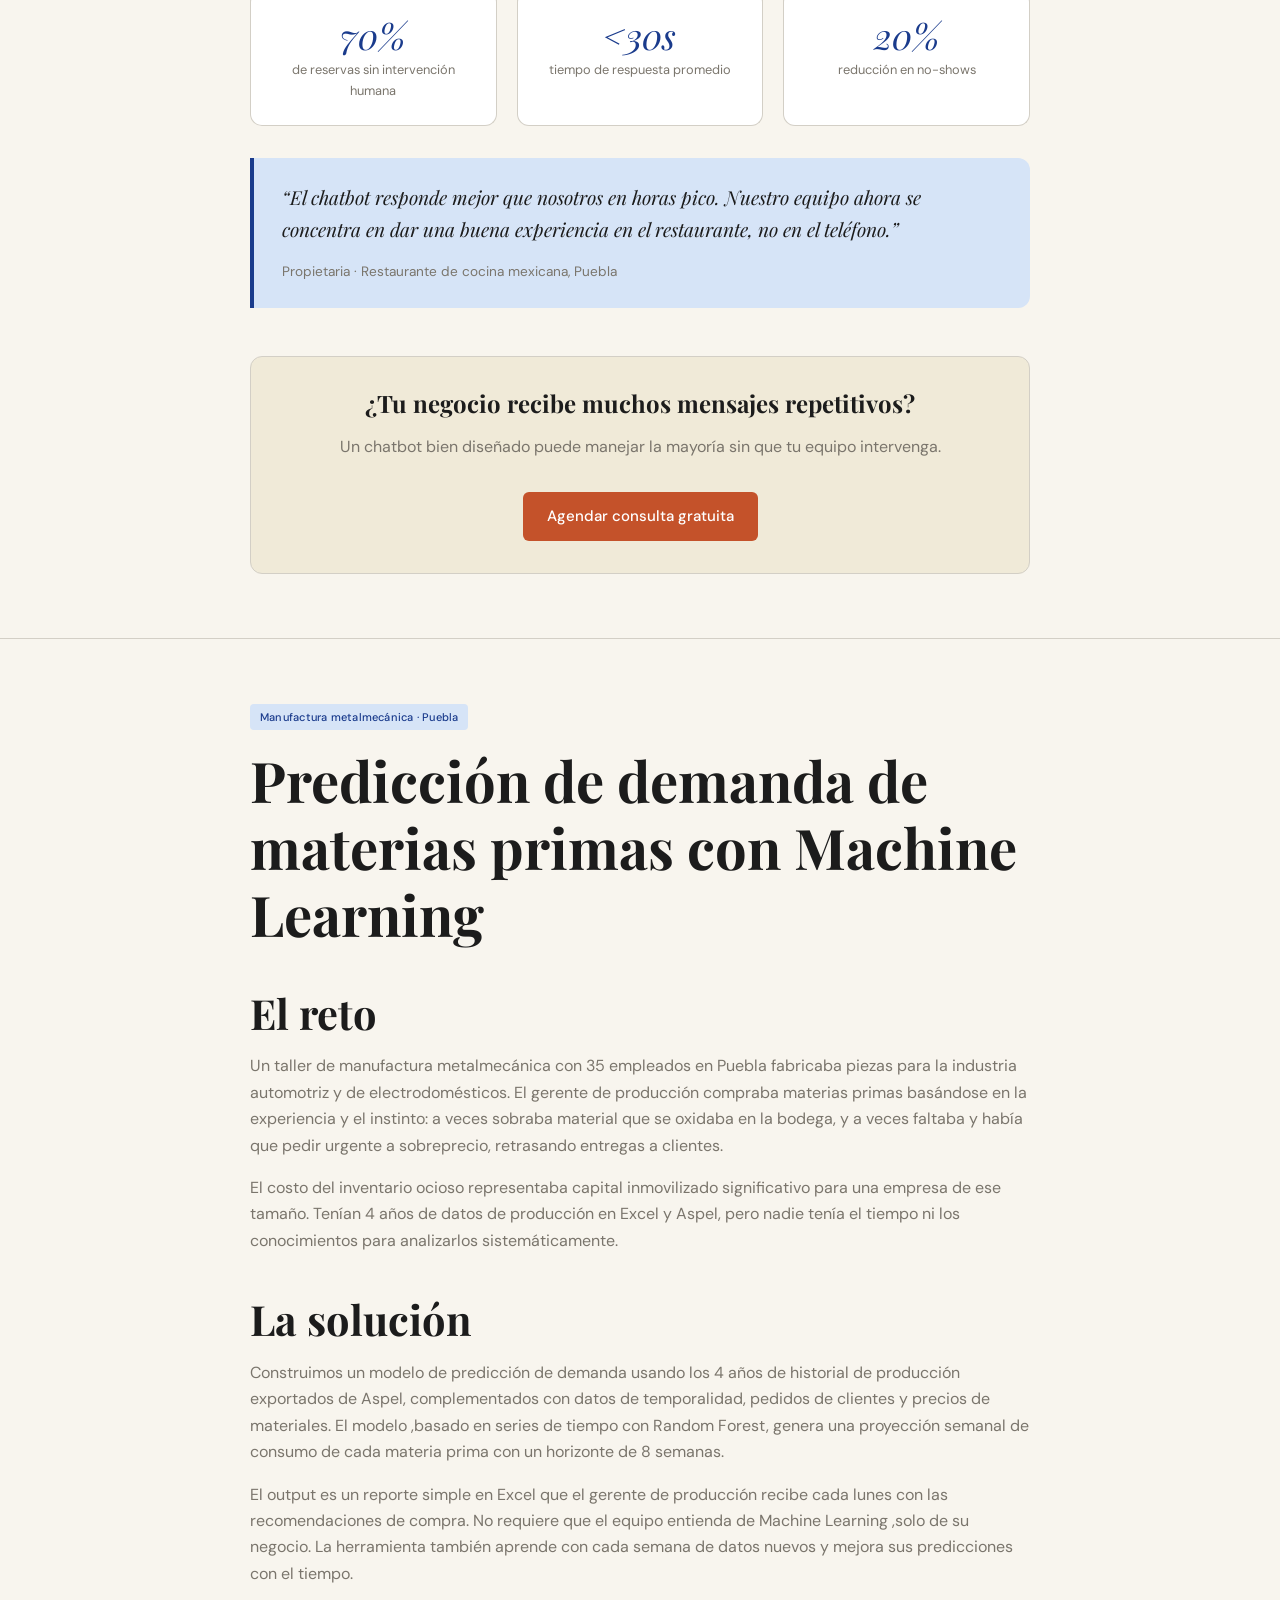
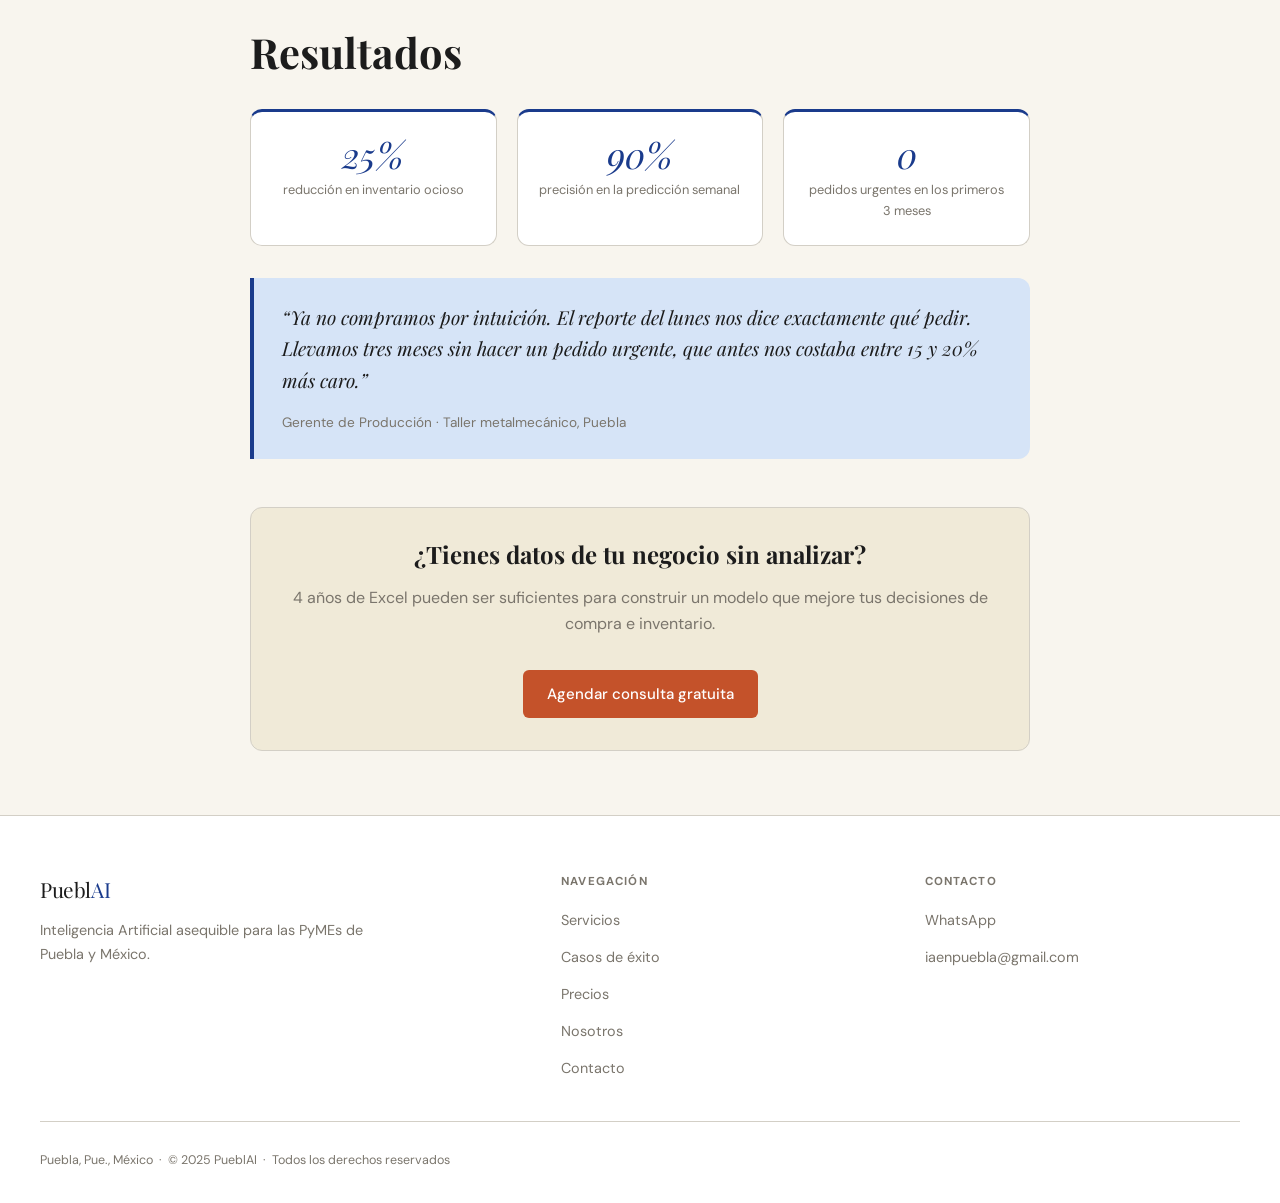
<file: casos.html>
<!DOCTYPE html>
<html lang="es">
<head>
  <meta charset="UTF-8" />
  <meta name="viewport" content="width=device-width, initial-scale=1.0" />
  <title>Casos de éxito , PueblAI · IA para PyMEs en Puebla, México</title>
  <meta name="description" content="Casos de éxito de automatización e Inteligencia Artificial para PyMEs en Puebla y México. Resultados reales: facturación, chatbots, predicción de inventario." />

  <!-- Open Graph -->
  <meta property="og:title"       content="Casos de éxito , PueblAI" />
  <meta property="og:description" content="Cómo las PyMEs de Puebla transformaron sus operaciones con IA." />
  <meta property="og:type"        content="website" />
  <meta property="og:locale"      content="es_MX" />

  <!-- Favicons -->
  <link rel="apple-touch-icon" sizes="180x180" href="apple-touch-icon.png" />
  <link rel="icon" type="image/png" sizes="32x32" href="favicon-32x32.png" />
  <link rel="icon" type="image/png" sizes="16x16" href="favicon-16x16.png" />
  <link rel="icon" type="image/x-icon" href="favicon.ico" />
  <link rel="manifest" href="site.webmanifest" />

  <!-- Google Fonts -->
  <link rel="preconnect" href="https://fonts.googleapis.com" />
  <link rel="preconnect" href="https://fonts.gstatic.com" crossorigin />
  <link href="https://fonts.googleapis.com/css2?family=Playfair+Display:ital,wght@0,700;1,700&family=DM+Sans:opsz,wght@9..40,400;9..40,500;9..40,600&display=swap" rel="stylesheet" />

  <link rel="stylesheet" href="css/styles.css" />
</head>
<body>

  <!-- NAVIGATION -->
  <nav class="site-nav" role="navigation" aria-label="Navegación principal">
    <div class="nav-inner">
      <a href="index.html" class="nav-logo" aria-label="PueblAI , Inicio">
        Puebl<span>AI</span>
      </a>
      <ul class="nav-links" role="list">
        <li><a href="index.html#servicios" data-es="Servicios"  data-en="Services">Servicios</a></li>
        <li><a href="casos.html"           data-es="Casos"      data-en="Cases">Casos</a></li>
        <li><a href="index.html#precios"   data-es="Precios"    data-en="Pricing">Precios</a></li>
        <li><a href="index.html#nosotros"  data-es="Nosotros"   data-en="About">Nosotros</a></li>
        <li><a href="index.html#contacto"  data-es="Contacto"   data-en="Contact">Contacto</a></li>
      </ul>
      <button id="lang-toggle" class="lang-toggle" aria-label="Cambiar idioma" aria-pressed="false">
        ES | EN
      </button>
      <button class="hamburger" aria-label="Abrir menú" aria-expanded="false">
        <span></span><span></span><span></span>
      </button>
    </div>
  </nav>

  <!-- Mobile overlay -->
  <div class="nav-overlay" role="dialog" aria-modal="true" aria-label="Menú de navegación">
    <button class="close-overlay" aria-label="Cerrar menú">&times;</button>
    <a href="index.html#servicios" data-es="Servicios" data-en="Services">Servicios</a>
    <a href="casos.html"           data-es="Casos"     data-en="Cases">Casos</a>
    <a href="index.html#precios"   data-es="Precios"   data-en="Pricing">Precios</a>
    <a href="index.html#nosotros"  data-es="Nosotros"  data-en="About">Nosotros</a>
    <a href="index.html#contacto"  data-es="Contacto"  data-en="Contact">Contacto</a>
  </div>

  <!-- WhatsApp float -->
  <a href="https://wa.me/52XXXXXXXXXX?text=Hola%2C%20me%20interesa%20una%20consulta%20gratuita%20de%20IA%20para%20mi%20negocio."
     class="whatsapp-float" target="_blank" rel="noopener noreferrer"
     aria-label="Contactar por WhatsApp">
    <svg viewBox="0 0 24 24" aria-hidden="true">
      <path d="M17.472 14.382c-.297-.149-1.758-.867-2.03-.967-.273-.099-.471-.148-.67.15-.197.297-.767.966-.94 1.164-.173.199-.347.223-.644.075-.297-.15-1.255-.463-2.39-1.475-.883-.788-1.48-1.761-1.653-2.059-.173-.297-.018-.458.13-.606.134-.133.298-.347.446-.52.149-.174.198-.298.298-.497.099-.198.05-.371-.025-.52-.075-.149-.669-1.612-.916-2.207-.242-.579-.487-.5-.669-.51-.173-.008-.371-.01-.57-.01-.198 0-.52.074-.792.372-.272.297-1.04 1.016-1.04 2.479 0 1.462 1.065 2.875 1.213 3.074.149.198 2.096 3.2 5.077 4.487.709.306 1.262.489 1.694.625.712.227 1.36.195 1.871.118.571-.085 1.758-.719 2.006-1.413.248-.694.248-1.289.173-1.413-.074-.124-.272-.198-.57-.347m-5.421 7.403h-.004a9.87 9.87 0 01-5.031-1.378l-.361-.214-3.741.982.998-3.648-.235-.374a9.86 9.86 0 01-1.51-5.26c.001-5.45 4.436-9.884 9.888-9.884 2.64 0 5.122 1.03 6.988 2.898a9.825 9.825 0 012.893 6.994c-.003 5.45-4.437 9.884-9.885 9.884m8.413-18.297A11.815 11.815 0 0012.05 0C5.495 0 .16 5.335.157 11.892c0 2.096.547 4.142 1.588 5.945L.057 24l6.305-1.654a11.882 11.882 0 005.683 1.448h.005c6.554 0 11.89-5.335 11.893-11.893a11.821 11.821 0 00-3.48-8.413z"/>
    </svg>
  </a>

  <!-- SUB-PAGE HERO -->
  <header class="subpage-hero">
    <div class="subpage-hero-inner">
      <a href="index.html" class="back-link fade-in"
         data-es="Inicio" data-en="Home">
        Inicio
      </a>
      <span class="section-eyebrow fade-in"
            data-es="Casos de éxito" data-en="Success stories">
        Casos de éxito
      </span>
      <h1 class="fade-in" style="transition-delay:0.1s;"
          data-es="Resultados reales para negocios reales"
          data-en="Real results for real businesses">
        Resultados reales para negocios reales
      </h1>
      <p class="fade-in" style="transition-delay:0.15s; font-size:1.1rem; margin-top:1rem;"
         data-es="PyMEs de Puebla y México que ya transformaron sus operaciones con Inteligencia Artificial."
         data-en="SMBs in Puebla and México that have already transformed their operations with Artificial Intelligence.">
        PyMEs de Puebla y México que ya transformaron sus operaciones con Inteligencia Artificial.
      </p>
    </div>
  </header>

  <main>

    <!-- ══════════════════════════════════════
         CASE 1 , Distribuidora de alimentos
    ══════════════════════════════════════ -->
    <article class="case-full" id="distribuidora-alimentos">
      <div class="case-full-inner">

        <span class="tag fade-in"
              data-es="Distribución de alimentos · Puebla"
              data-en="Food distribution · Puebla">
          Distribución de alimentos · Puebla
        </span>

        <h1 class="fade-in" style="transition-delay:0.1s; margin-top:1rem;"
            data-es="Automatización de facturación con OCR e integración CONTPAQi"
            data-en="Invoice automation with OCR and CONTPAQi integration">
          Automatización de facturación con OCR e integración CONTPAQi
        </h1>

        <!-- Challenge -->
        <h2 class="fade-in"
            data-es="El reto" data-en="The challenge">
          El reto
        </h2>
        <p class="fade-in"
           data-es="Una distribuidora de alimentos con sede en Puebla procesaba entre 200 y 350 facturas diarias de sus proveedores. Dos empleados dedicaban más de 6 horas al día a capturar datos manualmente en CONTPAQi: RFC, importes, conceptos, fechas de vencimiento. Los errores de captura generaban diferencias en la conciliación mensual que tardaban días en resolverse."
           data-en="A food distributor based in Puebla processed between 200 and 350 invoices daily from its suppliers. Two employees spent more than 6 hours a day manually entering data into CONTPAQi: RFC, amounts, line items, due dates. Data entry errors caused reconciliation discrepancies that took days to resolve each month.">
          Una distribuidora de alimentos con sede en Puebla procesaba entre 200 y 350 facturas diarias de sus proveedores. Dos empleados dedicaban más de 6 horas al día a capturar datos manualmente en CONTPAQi: RFC, importes, conceptos, fechas de vencimiento. Los errores de captura generaban diferencias en la conciliación mensual que tardaban días en resolverse.
        </p>
        <p class="fade-in"
           data-es="El director general sabía que había una forma mejor de operar, pero no tenía claro si &ldquo;eso de la IA&rdquo; era para empresas de su tamaño ni cuánto costaría. La principal preocupación: no quería reemplazar CONTPAQi, en el que llevan más de 8 años trabajando."
           data-en="The general manager knew there had to be a better way to operate, but wasn't sure whether 'this AI thing' was for a business his size or what it would cost. The main concern: he did not want to replace CONTPAQi, which they had been using for over 8 years.">
          El director general sabía que había una forma mejor de operar, pero no tenía claro si &ldquo;eso de la IA&rdquo; era para empresas de su tamaño ni cuánto costaría. La principal preocupación: no quería reemplazar CONTPAQi, en el que llevan más de 8 años trabajando.
        </p>

        <!-- Solution -->
        <h2 class="fade-in"
            data-es="La solución" data-en="The solution">
          La solución
        </h2>
        <p class="fade-in"
           data-es="Implementamos un pipeline de procesamiento de documentos con OCR (reconocimiento óptico de caracteres) entrenado específicamente en facturas del SAT en formato PDF y XML. El sistema extrae automáticamente todos los campos relevantes, los valida contra el catálogo de proveedores existente y los ingresa directamente en CONTPAQi a través de su API de integración, sin modificar el flujo de trabajo actual."
           data-en="We implemented a document processing pipeline with OCR (optical character recognition) trained specifically on SAT invoices in PDF and XML format. The system automatically extracts all relevant fields, validates them against the existing supplier catalog and enters them directly into CONTPAQi through its integration API, without modifying the current workflow.">
          Implementamos un pipeline de procesamiento de documentos con OCR (reconocimiento óptico de caracteres) entrenado específicamente en facturas del SAT en formato PDF y XML. El sistema extrae automáticamente todos los campos relevantes, los valida contra el catálogo de proveedores existente y los ingresa directamente en CONTPAQi a través de su API de integración, sin modificar el flujo de trabajo actual.
        </p>
        <p class="fade-in"
           data-es="Las facturas que no pasan la validación automática se envían a una cola de revisión con los campos problemáticos resaltados. El equipo solo interviene en excepciones ,menos del 8% del volumen total. El proyecto tomó 6 semanas desde el diagnóstico hasta la entrega en producción."
           data-en="Invoices that do not pass automatic validation are sent to a review queue with the problematic fields highlighted. The team only intervenes in exceptions , less than 8% of total volume. The project took 6 weeks from diagnosis to production delivery.">
          Las facturas que no pasan la validación automática se envían a una cola de revisión con los campos problemáticos resaltados. El equipo solo interviene en excepciones ,menos del 8% del volumen total. El proyecto tomó 6 semanas desde el diagnóstico hasta la entrega en producción.
        </p>

        <!-- Results -->
        <h2 class="fade-in"
            data-es="Resultados" data-en="Results">
          Resultados
        </h2>
        <div class="case-metrics-grid fade-in">
          <div class="case-metric-card">
            <span class="metric-num">40%</span>
            <div class="metric-label"
                 data-es="reducción en tiempo administrativo"
                 data-en="reduction in administrative time">
              reducción en tiempo administrativo
            </div>
          </div>
          <div class="case-metric-card">
            <span class="metric-num">&lt;8%</span>
            <div class="metric-label"
                 data-es="facturas requieren revisión manual"
                 data-en="invoices require manual review">
              facturas requieren revisión manual
            </div>
          </div>
          <div class="case-metric-card">
            <span class="metric-num">6 sem</span>
            <div class="metric-label"
                 data-es="de diagnóstico a producción"
                 data-en="from diagnosis to production">
              de diagnóstico a producción
            </div>
          </div>
        </div>

        <!-- Quote -->
        <div class="client-quote fade-in">
          <blockquote data-es="&ldquo;Pensé que esto era solo para empresas grandes. En seis semanas automatizamos lo que antes nos tomaba dos personas. Y CONTPAQi sigue exactamente igual, solo que ahora se alimenta solo.&rdquo;"
                      data-en="&ldquo;I thought this was only for big companies. In six weeks we automated what used to take two people. And CONTPAQi is exactly the same, only now it feeds itself.&rdquo;">
            &ldquo;Pensé que esto era solo para empresas grandes. En seis semanas automatizamos lo que antes nos tomaba dos personas. Y CONTPAQi sigue exactamente igual, solo que ahora se alimenta solo.&rdquo;
          </blockquote>
          <cite data-es="Director General · Distribuidora de alimentos, Puebla"
                data-en="General Manager · Food distributor, Puebla">
            Director General · Distribuidora de alimentos, Puebla
          </cite>
        </div>

        <!-- CTA -->
        <div class="case-cta-band fade-in">
          <h3 data-es="¿Tienes un reto similar?"
              data-en="Do you have a similar challenge?">
            ¿Tienes un reto similar?
          </h3>
          <p data-es="Cuéntanos cómo funciona tu proceso de facturación y te decimos si podemos automatizarlo."
             data-en="Tell us how your invoicing process works and we'll tell you if we can automate it.">
            Cuéntanos cómo funciona tu proceso de facturación y te decimos si podemos automatizarlo.
          </p>
          <a href="index.html#contacto" class="btn-primary"
             data-es="Agendar consulta gratuita" data-en="Book a free consultation">
            Agendar consulta gratuita
          </a>
        </div>

      </div>
    </article>

    <hr style="border:none; border-top: 1px solid var(--border);" />

    <!-- ══════════════════════════════════════
         CASE 2 , Restaurante
    ══════════════════════════════════════ -->
    <article class="case-full" id="restaurante-puebla">
      <div class="case-full-inner">

        <span class="tag fade-in"
              data-es="Restaurante · Puebla"
              data-en="Restaurant · Puebla">
          Restaurante · Puebla
        </span>

        <h1 class="fade-in" style="transition-delay:0.1s; margin-top:1rem;"
            data-es="Chatbot de WhatsApp para reservaciones y atención al cliente"
            data-en="WhatsApp chatbot for reservations and customer service">
          Chatbot de WhatsApp para reservaciones y atención al cliente
        </h1>

        <!-- Challenge -->
        <h2 class="fade-in" data-es="El reto" data-en="The challenge">El reto</h2>
        <p class="fade-in"
           data-es="Un restaurante de cocina mexicana contemporánea en el centro histórico de Puebla recibía entre 80 y 120 mensajes de WhatsApp diarios preguntando por horarios, menú, disponibilidad y reservaciones. El equipo perdía tiempo valioso atendiendo conversaciones repetitivas en lugar de enfocarse en la experiencia del comensal en el restaurante."
           data-en="A contemporary Mexican cuisine restaurant in Puebla's historic center received between 80 and 120 WhatsApp messages daily asking about hours, menu, availability and reservations. The team was losing valuable time handling repetitive conversations instead of focusing on the in-restaurant dining experience.">
          Un restaurante de cocina mexicana contemporánea en el centro histórico de Puebla recibía entre 80 y 120 mensajes de WhatsApp diarios preguntando por horarios, menú, disponibilidad y reservaciones. El equipo perdía tiempo valioso atendiendo conversaciones repetitivas en lugar de enfocarse en la experiencia del comensal en el restaurante.
        </p>
        <p class="fade-in"
           data-es="Los fines de semana, las reservaciones se saturaban y algunos clientes esperaban horas para recibir confirmación. Varios dejaban de esperar y buscaban otro lugar. El restaurante necesitaba responder más rápido sin contratar a una persona adicional."
           data-en="On weekends, reservations were backlogged and some customers waited hours for confirmation. Several stopped waiting and looked elsewhere. The restaurant needed to respond faster without hiring an additional person.">
          Los fines de semana, las reservaciones se saturaban y algunos clientes esperaban horas para recibir confirmación. Varios dejaban de esperar y buscaban otro lugar. El restaurante necesitaba responder más rápido sin contratar a una persona adicional.
        </p>

        <!-- Solution -->
        <h2 class="fade-in" data-es="La solución" data-en="The solution">La solución</h2>
        <p class="fade-in"
           data-es="Desarrollamos un asistente virtual en WhatsApp Business API con un modelo de lenguaje ajustado al tono y personalidad del restaurante. El chatbot maneja consultas de menú, horarios, precios, disponibilidad de mesas en tiempo real y confirmación de reservaciones. También envía recordatorios automáticos 2 horas antes de la reservación para reducir cancelaciones de último momento."
           data-en="We developed a virtual assistant in WhatsApp Business API with a language model tuned to the restaurant's tone and personality. The chatbot handles menu queries, hours, pricing, real-time table availability and reservation confirmation. It also sends automatic reminders 2 hours before the reservation to reduce last-minute cancellations.">
          Desarrollamos un asistente virtual en WhatsApp Business API con un modelo de lenguaje ajustado al tono y personalidad del restaurante. El chatbot maneja consultas de menú, horarios, precios, disponibilidad de mesas en tiempo real y confirmación de reservaciones. También envía recordatorios automáticos 2 horas antes de la reservación para reducir cancelaciones de último momento.
        </p>
        <p class="fade-in"
           data-es="Cuando el chatbot detecta una solicitud compleja o un cliente molesto, escala automáticamente a un miembro del equipo con el historial completo de la conversación. El sistema se integró con la hoja de reservaciones en Google Sheets que ya usaban, sin cambiar su operación interna."
           data-en="When the chatbot detects a complex request or an upset customer, it automatically escalates to a team member with the full conversation history. The system integrated with the Google Sheets reservations spreadsheet they were already using, without changing their internal operation.">
          Cuando el chatbot detecta una solicitud compleja o un cliente molesto, escala automáticamente a un miembro del equipo con el historial completo de la conversación. El sistema se integró con la hoja de reservaciones en Google Sheets que ya usaban, sin cambiar su operación interna.
        </p>

        <!-- Results -->
        <h2 class="fade-in" data-es="Resultados" data-en="Results">Resultados</h2>
        <div class="case-metrics-grid fade-in">
          <div class="case-metric-card">
            <span class="metric-num">70%</span>
            <div class="metric-label"
                 data-es="de reservas sin intervención humana"
                 data-en="of reservations without human intervention">
              de reservas sin intervención humana
            </div>
          </div>
          <div class="case-metric-card">
            <span class="metric-num">&lt;30s</span>
            <div class="metric-label"
                 data-es="tiempo de respuesta promedio"
                 data-en="average response time">
              tiempo de respuesta promedio
            </div>
          </div>
          <div class="case-metric-card">
            <span class="metric-num">20%</span>
            <div class="metric-label"
                 data-es="reducción en no-shows"
                 data-en="reduction in no-shows">
              reducción en no-shows
            </div>
          </div>
        </div>

        <!-- Quote -->
        <div class="client-quote fade-in">
          <blockquote data-es="&ldquo;El chatbot responde mejor que nosotros en horas pico. Nuestro equipo ahora se concentra en dar una buena experiencia en el restaurante, no en el teléfono.&rdquo;"
                      data-en="&ldquo;The chatbot responds better than we do during peak hours. Our team now focuses on delivering a great in-restaurant experience, not on the phone.&rdquo;">
            &ldquo;El chatbot responde mejor que nosotros en horas pico. Nuestro equipo ahora se concentra en dar una buena experiencia en el restaurante, no en el teléfono.&rdquo;
          </blockquote>
          <cite data-es="Propietaria · Restaurante de cocina mexicana, Puebla"
                data-en="Owner · Mexican cuisine restaurant, Puebla">
            Propietaria · Restaurante de cocina mexicana, Puebla
          </cite>
        </div>

        <!-- CTA -->
        <div class="case-cta-band fade-in">
          <h3 data-es="¿Tu negocio recibe muchos mensajes repetitivos?"
              data-en="Does your business receive many repetitive messages?">
            ¿Tu negocio recibe muchos mensajes repetitivos?
          </h3>
          <p data-es="Un chatbot bien diseñado puede manejar la mayoría sin que tu equipo intervenga."
             data-en="A well-designed chatbot can handle most of them without your team intervening.">
            Un chatbot bien diseñado puede manejar la mayoría sin que tu equipo intervenga.
          </p>
          <a href="index.html#contacto" class="btn-primary"
             data-es="Agendar consulta gratuita" data-en="Book a free consultation">
            Agendar consulta gratuita
          </a>
        </div>

      </div>
    </article>

    <hr style="border:none; border-top: 1px solid var(--border);" />

    <!-- ══════════════════════════════════════
         CASE 3 , Manufactura
    ══════════════════════════════════════ -->
    <article class="case-full" id="manufactura-puebla">
      <div class="case-full-inner">

        <span class="tag fade-in"
              data-es="Manufactura metalmecánica · Puebla"
              data-en="Metalworking manufacturing · Puebla">
          Manufactura metalmecánica · Puebla
        </span>

        <h1 class="fade-in" style="transition-delay:0.1s; margin-top:1rem;"
            data-es="Predicción de demanda de materias primas con Machine Learning"
            data-en="Raw material demand forecasting with Machine Learning">
          Predicción de demanda de materias primas con Machine Learning
        </h1>

        <!-- Challenge -->
        <h2 class="fade-in" data-es="El reto" data-en="The challenge">El reto</h2>
        <p class="fade-in"
           data-es="Un taller de manufactura metalmecánica con 35 empleados en Puebla fabricaba piezas para la industria automotriz y de electrodomésticos. El gerente de producción compraba materias primas basándose en la experiencia y el instinto: a veces sobraba material que se oxidaba en la bodega, y a veces faltaba y había que pedir urgente a sobreprecio, retrasando entregas a clientes."
           data-en="A metalworking manufacturing shop with 35 employees in Puebla produced parts for the automotive and appliance industries. The production manager purchased raw materials based on experience and instinct: sometimes there was excess material that rusted in the warehouse, and sometimes there was a shortage requiring urgent orders at premium prices, delaying customer deliveries.">
          Un taller de manufactura metalmecánica con 35 empleados en Puebla fabricaba piezas para la industria automotriz y de electrodomésticos. El gerente de producción compraba materias primas basándose en la experiencia y el instinto: a veces sobraba material que se oxidaba en la bodega, y a veces faltaba y había que pedir urgente a sobreprecio, retrasando entregas a clientes.
        </p>
        <p class="fade-in"
           data-es="El costo del inventario ocioso representaba capital inmovilizado significativo para una empresa de ese tamaño. Tenían 4 años de datos de producción en Excel y Aspel, pero nadie tenía el tiempo ni los conocimientos para analizarlos sistemáticamente."
           data-en="The cost of idle inventory represented significant immobilized capital for a company of that size. They had 4 years of production data in Excel and Aspel, but nobody had the time or knowledge to analyze it systematically.">
          El costo del inventario ocioso representaba capital inmovilizado significativo para una empresa de ese tamaño. Tenían 4 años de datos de producción en Excel y Aspel, pero nadie tenía el tiempo ni los conocimientos para analizarlos sistemáticamente.
        </p>

        <!-- Solution -->
        <h2 class="fade-in" data-es="La solución" data-en="The solution">La solución</h2>
        <p class="fade-in"
           data-es="Construimos un modelo de predicción de demanda usando los 4 años de historial de producción exportados de Aspel, complementados con datos de temporalidad, pedidos de clientes y precios de materiales. El modelo ,basado en series de tiempo con Random Forest, genera una proyección semanal de consumo de cada materia prima con un horizonte de 8 semanas."
           data-en="We built a demand forecasting model using the 4 years of production history exported from Aspel, supplemented with seasonality data, customer orders and material pricing. The model , based on time series with Random Forest , generates a weekly consumption forecast for each raw material with an 8-week horizon.">
          Construimos un modelo de predicción de demanda usando los 4 años de historial de producción exportados de Aspel, complementados con datos de temporalidad, pedidos de clientes y precios de materiales. El modelo ,basado en series de tiempo con Random Forest, genera una proyección semanal de consumo de cada materia prima con un horizonte de 8 semanas.
        </p>
        <p class="fade-in"
           data-es="El output es un reporte simple en Excel que el gerente de producción recibe cada lunes con las recomendaciones de compra. No requiere que el equipo entienda de Machine Learning ,solo de su negocio. La herramienta también aprende con cada semana de datos nuevos y mejora sus predicciones con el tiempo."
           data-en="The output is a simple Excel report that the production manager receives every Monday with purchase recommendations. It does not require the team to understand Machine Learning , only their business. The tool also learns from each week of new data and improves its predictions over time.">
          El output es un reporte simple en Excel que el gerente de producción recibe cada lunes con las recomendaciones de compra. No requiere que el equipo entienda de Machine Learning ,solo de su negocio. La herramienta también aprende con cada semana de datos nuevos y mejora sus predicciones con el tiempo.
        </p>

        <!-- Results -->
        <h2 class="fade-in" data-es="Resultados" data-en="Results">Resultados</h2>
        <div class="case-metrics-grid fade-in">
          <div class="case-metric-card">
            <span class="metric-num">25%</span>
            <div class="metric-label"
                 data-es="reducción en inventario ocioso"
                 data-en="reduction in idle inventory">
              reducción en inventario ocioso
            </div>
          </div>
          <div class="case-metric-card">
            <span class="metric-num">90%</span>
            <div class="metric-label"
                 data-es="precisión en la predicción semanal"
                 data-en="accuracy in weekly forecasting">
              precisión en la predicción semanal
            </div>
          </div>
          <div class="case-metric-card">
            <span class="metric-num">0</span>
            <div class="metric-label"
                 data-es="pedidos urgentes en los primeros 3 meses"
                 data-en="urgent orders in the first 3 months">
              pedidos urgentes en los primeros 3 meses
            </div>
          </div>
        </div>

        <!-- Quote -->
        <div class="client-quote fade-in">
          <blockquote data-es="&ldquo;Ya no compramos por intuición. El reporte del lunes nos dice exactamente qué pedir. Llevamos tres meses sin hacer un pedido urgente, que antes nos costaba entre 15 y 20% más caro.&rdquo;"
                      data-en="&ldquo;We no longer buy on intuition. The Monday report tells us exactly what to order. We've gone three months without an urgent order, which used to cost us 15–20% more.&rdquo;">
            &ldquo;Ya no compramos por intuición. El reporte del lunes nos dice exactamente qué pedir. Llevamos tres meses sin hacer un pedido urgente, que antes nos costaba entre 15 y 20% más caro.&rdquo;
          </blockquote>
          <cite data-es="Gerente de Producción · Taller metalmecánico, Puebla"
                data-en="Production Manager · Metalworking shop, Puebla">
            Gerente de Producción · Taller metalmecánico, Puebla
          </cite>
        </div>

        <!-- CTA -->
        <div class="case-cta-band fade-in">
          <h3 data-es="¿Tienes datos de tu negocio sin analizar?"
              data-en="Do you have unanalyzed business data?">
            ¿Tienes datos de tu negocio sin analizar?
          </h3>
          <p data-es="4 años de Excel pueden ser suficientes para construir un modelo que mejore tus decisiones de compra e inventario."
             data-en="4 years of Excel data may be enough to build a model that improves your purchasing and inventory decisions.">
            4 años de Excel pueden ser suficientes para construir un modelo que mejore tus decisiones de compra e inventario.
          </p>
          <a href="index.html#contacto" class="btn-primary"
             data-es="Agendar consulta gratuita" data-en="Book a free consultation">
            Agendar consulta gratuita
          </a>
        </div>

      </div>
    </article>

  </main>

  <!-- FOOTER -->
  <footer class="site-footer" role="contentinfo">
    <div class="footer-inner">
      <div class="footer-top">
        <div class="footer-brand">
          <a href="index.html" class="nav-logo" style="font-size:1.3rem;">
            Puebl<span>AI</span>
          </a>
          <p data-es="Inteligencia Artificial asequible para las PyMEs de Puebla y México."
             data-en="Affordable Artificial Intelligence for SMBs in Puebla and México.">
            Inteligencia Artificial asequible para las PyMEs de Puebla y México.
          </p>
        </div>
        <nav class="footer-nav" aria-label="Footer navigation">
          <h5 data-es="Navegación" data-en="Navigation">Navegación</h5>
          <ul role="list">
            <li><a href="index.html#servicios" data-es="Servicios" data-en="Services">Servicios</a></li>
            <li><a href="casos.html"           data-es="Casos de éxito" data-en="Case studies">Casos de éxito</a></li>
            <li><a href="index.html#precios"   data-es="Precios" data-en="Pricing">Precios</a></li>
            <li><a href="index.html#nosotros"  data-es="Nosotros" data-en="About us">Nosotros</a></li>
            <li><a href="index.html#contacto"  data-es="Contacto" data-en="Contact">Contacto</a></li>
          </ul>
        </nav>
        <div class="footer-social">
          <h5 data-es="Contacto" data-en="Contact">Contacto</h5>
          <ul role="list">
            <li><a href="https://wa.me/52XXXXXXXXXX" target="_blank" rel="noopener noreferrer">WhatsApp</a></li>
            <li><a href="mailto:iaenpuebla@gmail.com">iaenpuebla@gmail.com</a></li>
          </ul>
        </div>
      </div>
      <div class="footer-bottom">
        <p class="footer-legal">
          Puebla, Pue., México &nbsp;·&nbsp; &copy; 2025 PueblAI &nbsp;·&nbsp;
          <span data-es="Todos los derechos reservados" data-en="All rights reserved">Todos los derechos reservados</span>
        </p>
      </div>
    </div>
  </footer>

  <script src="js/main.js"></script>
</body>
</html>
</file>
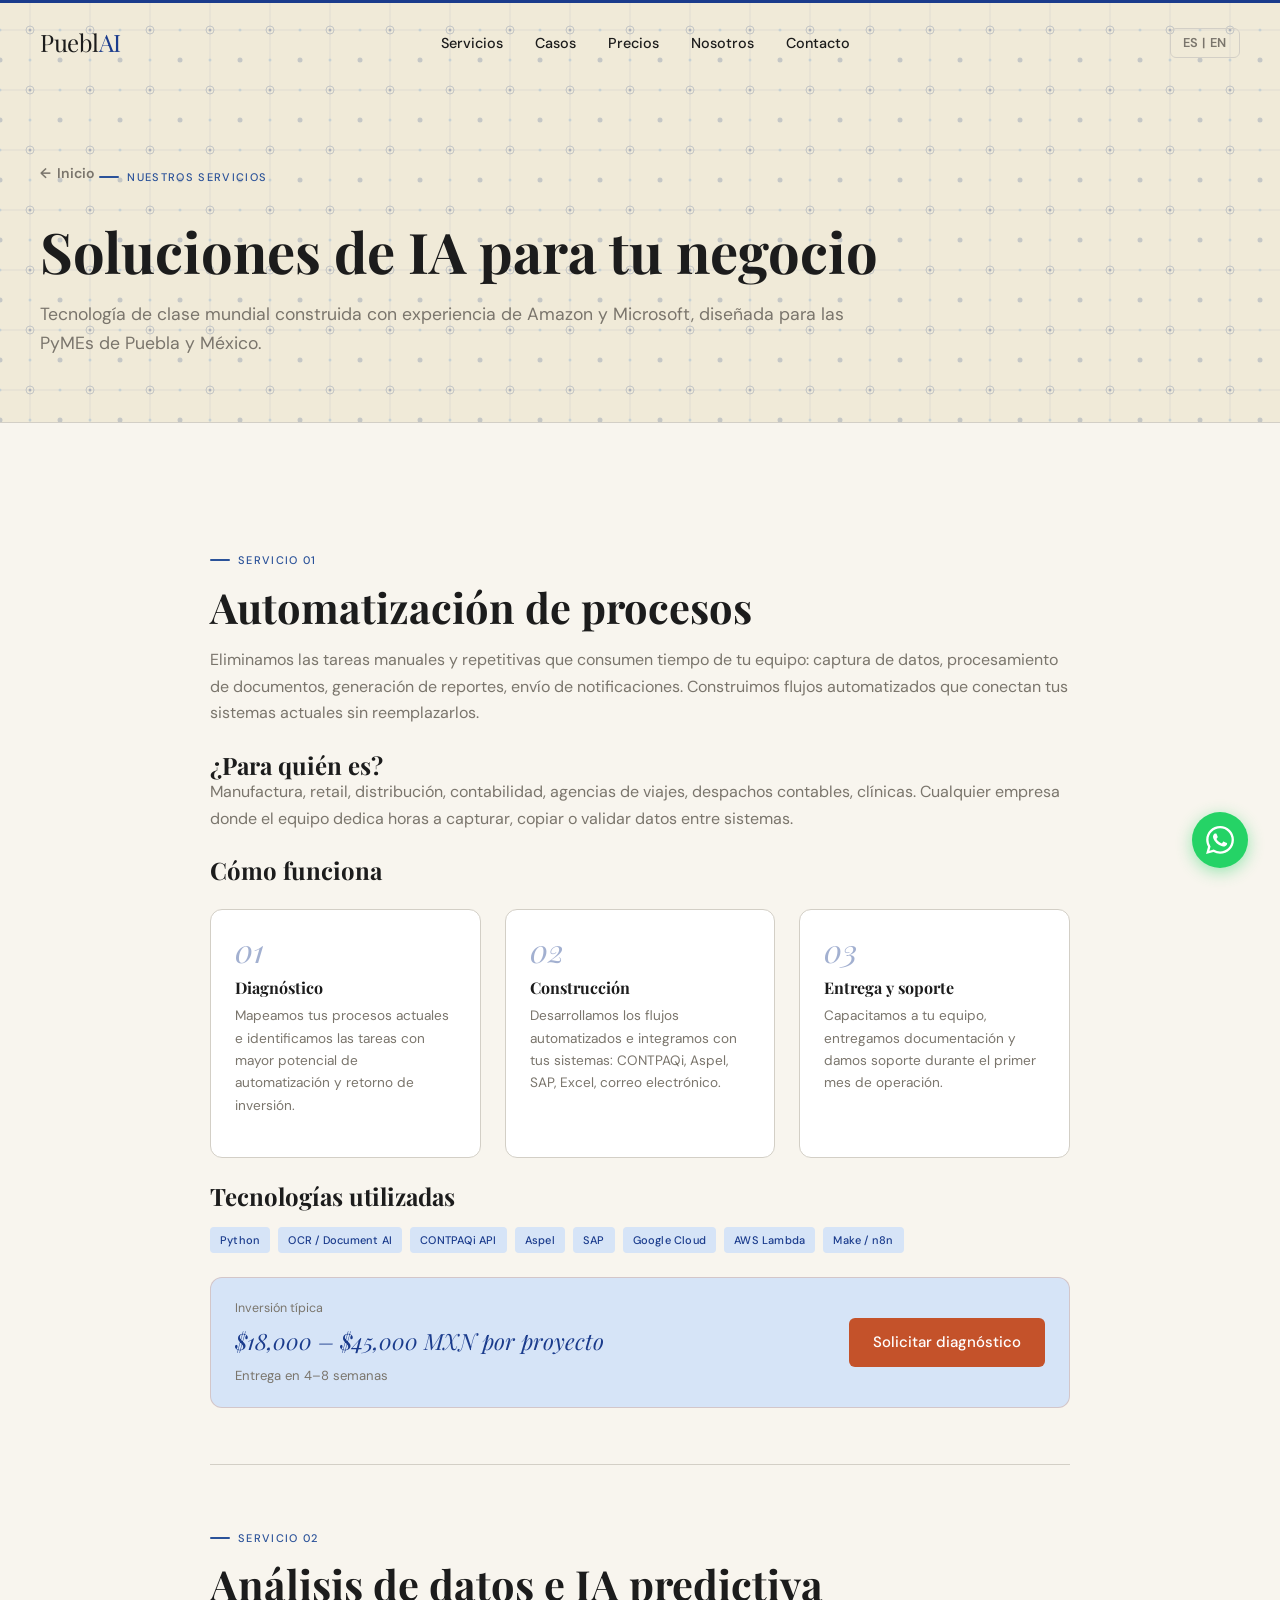
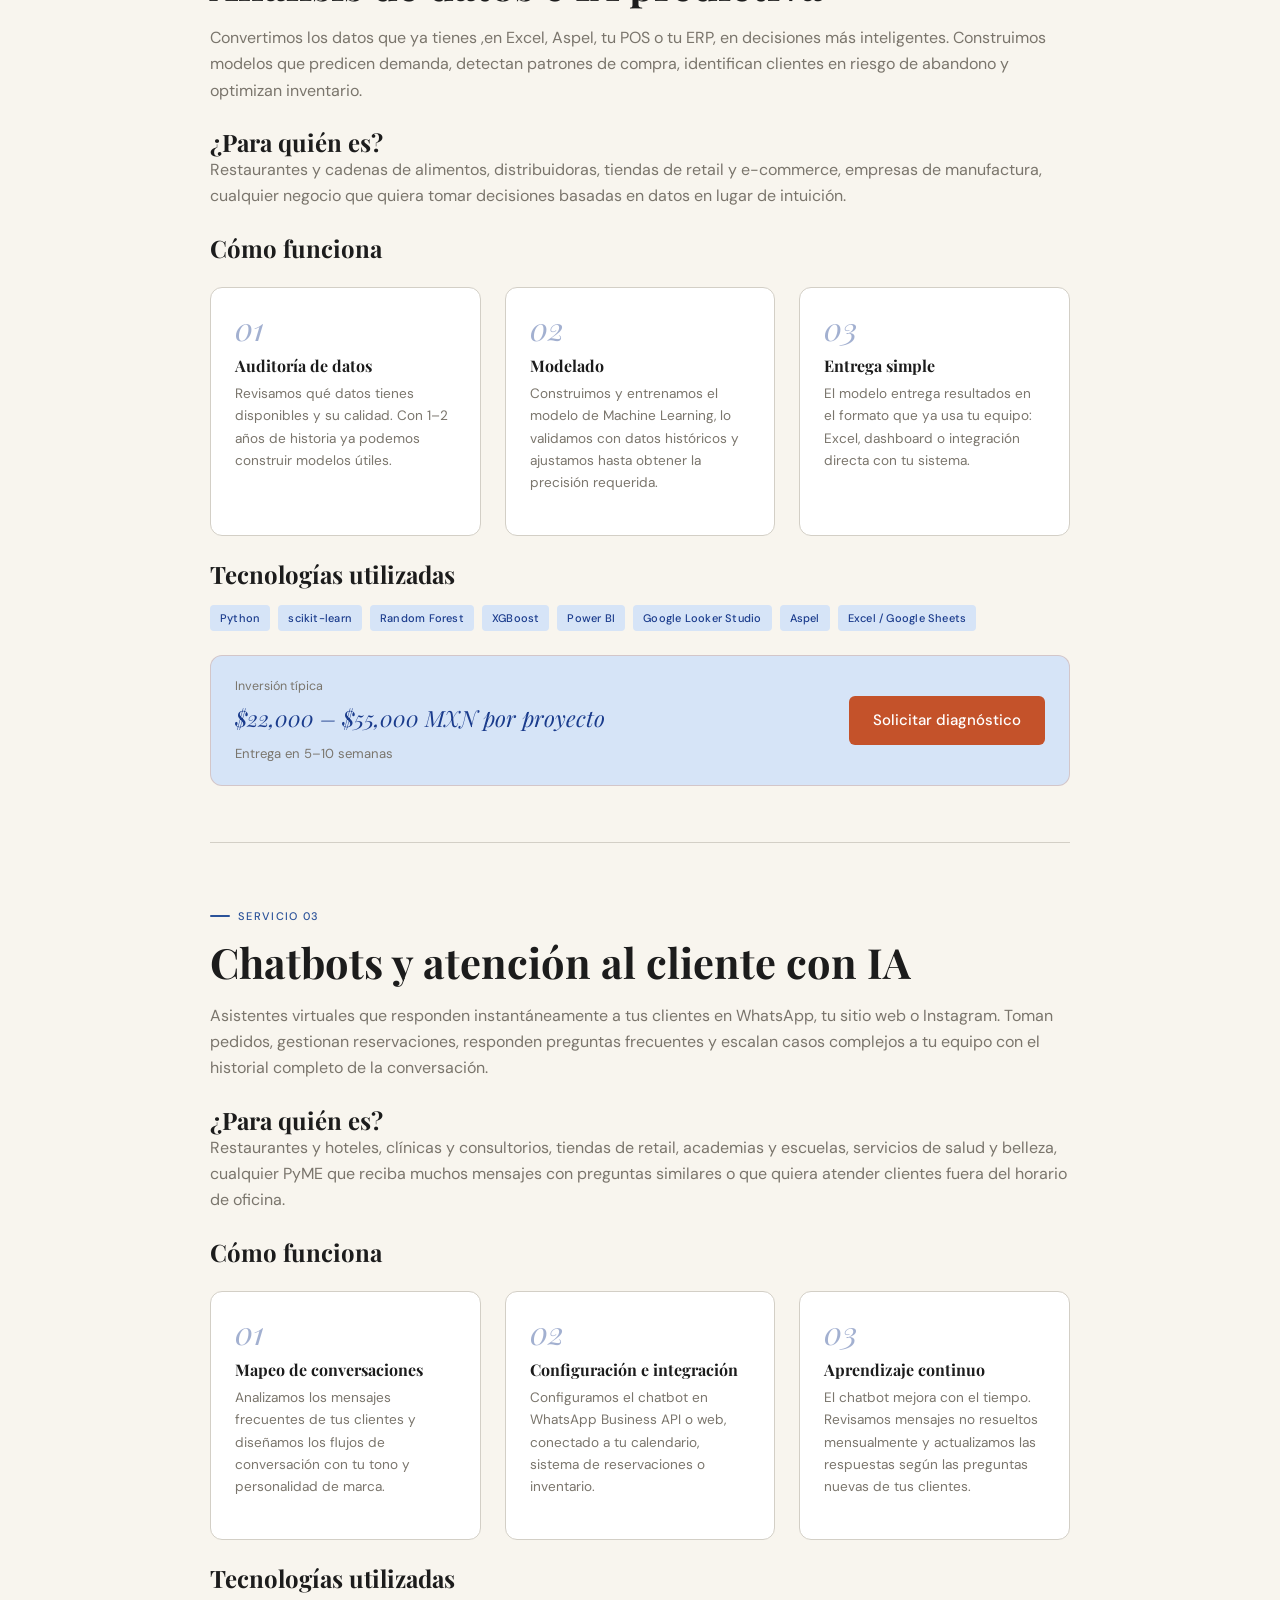
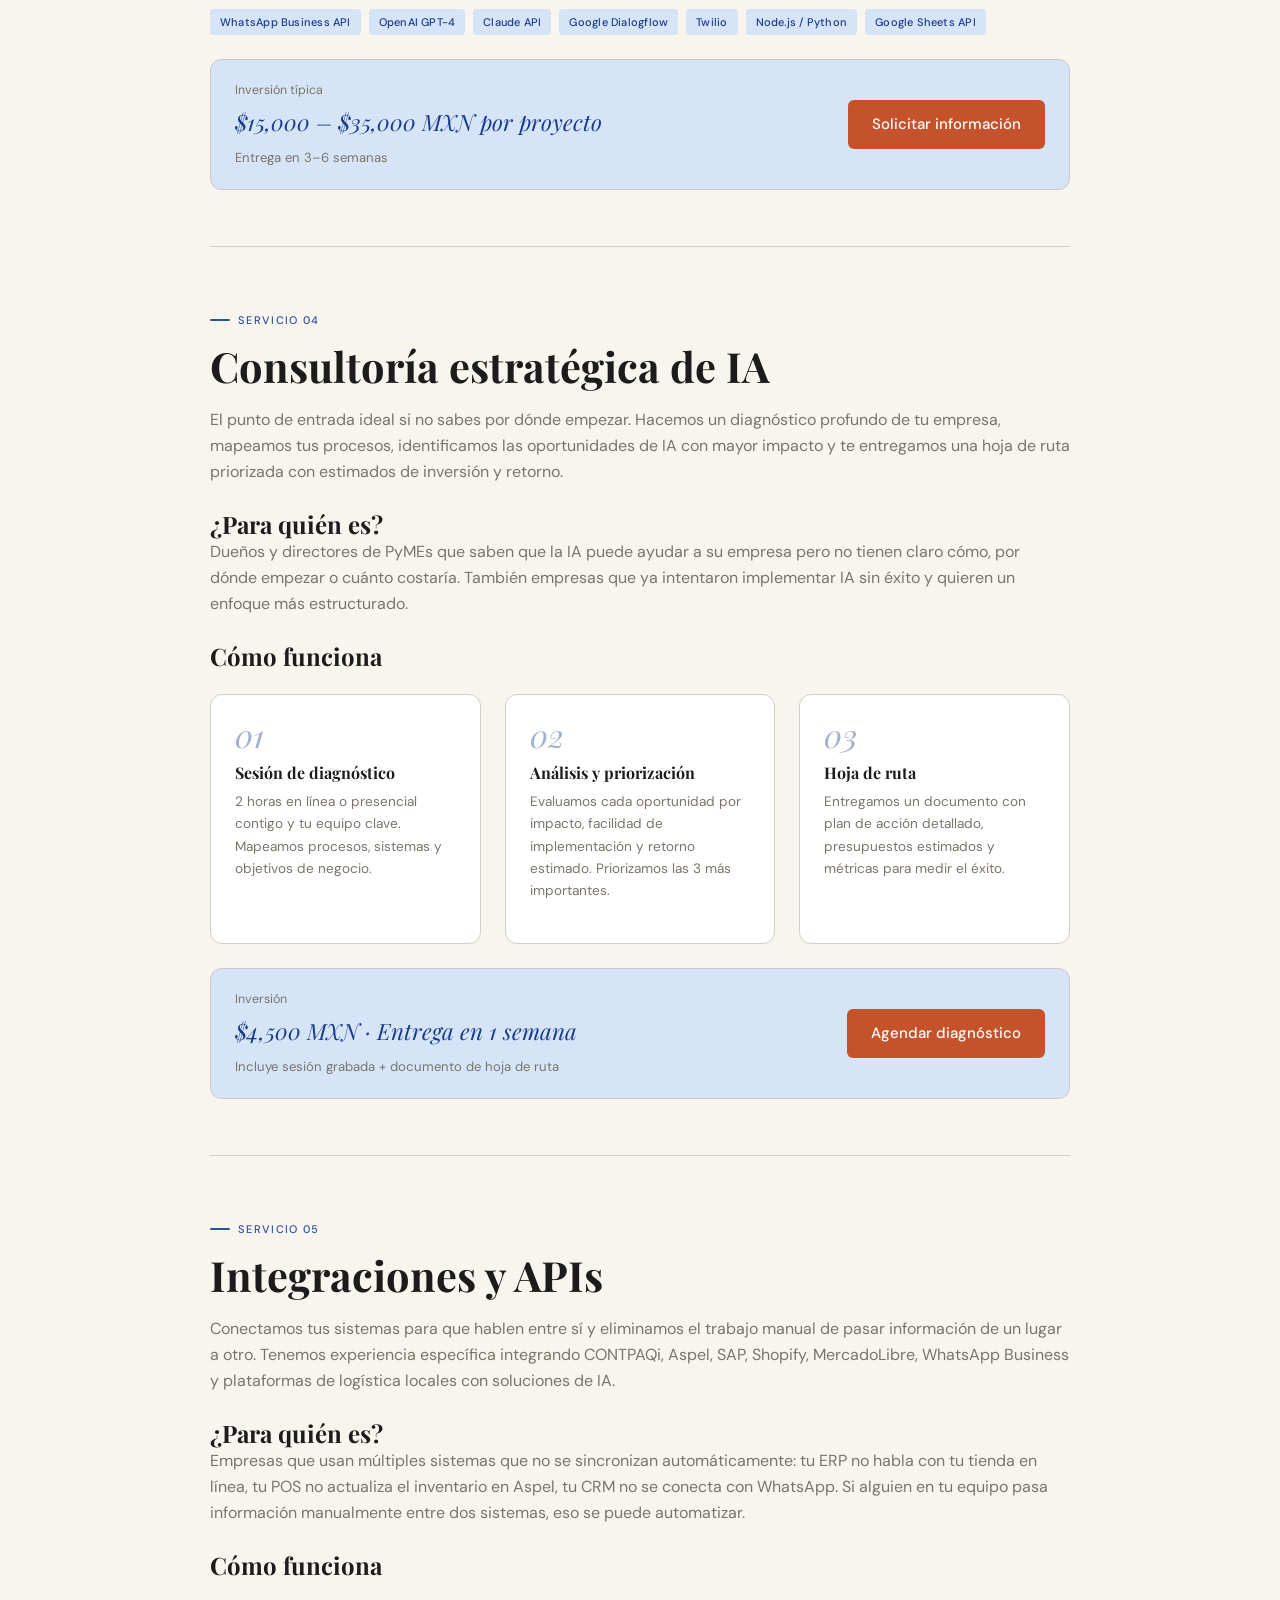
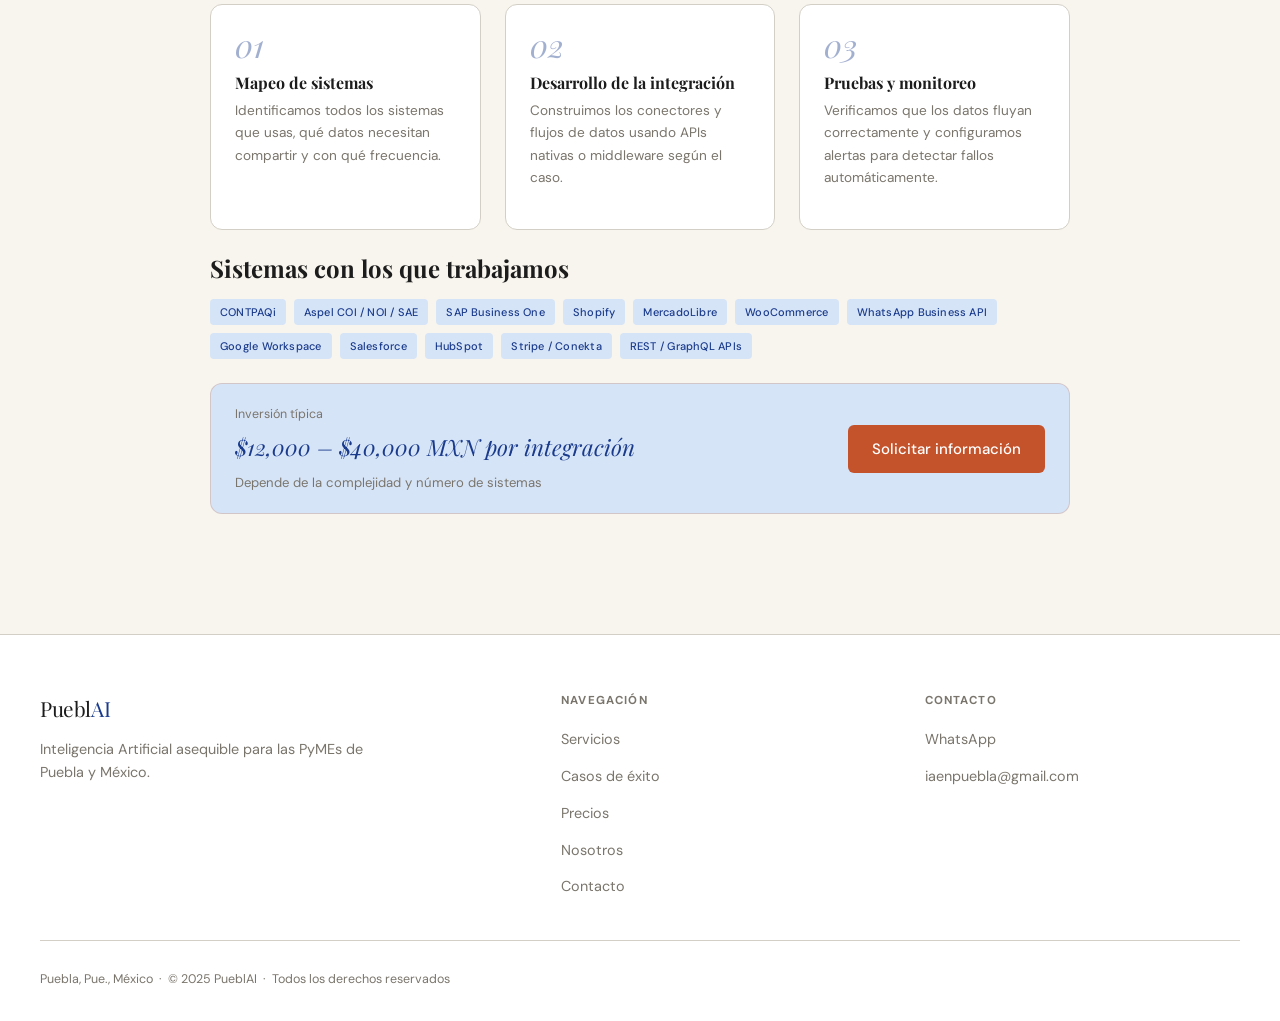
<file: servicios.html>
<!DOCTYPE html>
<html lang="es">
<head>
  <meta charset="UTF-8" />
  <meta name="viewport" content="width=device-width, initial-scale=1.0" />
  <title>Servicios de IA , PueblAI · Puebla, México</title>
  <meta name="description" content="Servicios de Inteligencia Artificial para PyMEs: automatización de procesos, chatbots, análisis de datos, consultoría e integraciones con CONTPAQi, Aspel y SAP." />

  <!-- Open Graph -->
  <meta property="og:title"       content="Servicios de IA , PueblAI" />
  <meta property="og:description" content="Automatización, chatbots, análisis de datos e integraciones para PyMEs en Puebla y México." />
  <meta property="og:type"        content="website" />
  <meta property="og:locale"      content="es_MX" />

  <!-- Favicons -->
  <link rel="apple-touch-icon" sizes="180x180" href="apple-touch-icon.png" />
  <link rel="icon" type="image/png" sizes="32x32" href="favicon-32x32.png" />
  <link rel="icon" type="image/png" sizes="16x16" href="favicon-16x16.png" />
  <link rel="icon" type="image/x-icon" href="favicon.ico" />
  <link rel="manifest" href="site.webmanifest" />

  <!-- Google Fonts -->
  <link rel="preconnect" href="https://fonts.googleapis.com" />
  <link rel="preconnect" href="https://fonts.gstatic.com" crossorigin />
  <link href="https://fonts.googleapis.com/css2?family=Playfair+Display:ital,wght@0,700;1,700&family=DM+Sans:opsz,wght@9..40,400;9..40,500;9..40,600&display=swap" rel="stylesheet" />

  <link rel="stylesheet" href="css/styles.css" />
</head>
<body>

  <!-- NAVIGATION -->
  <nav class="site-nav" role="navigation" aria-label="Navegación principal">
    <div class="nav-inner">
      <a href="index.html" class="nav-logo" aria-label="PueblAI , Inicio">
        Puebl<span>AI</span>
      </a>
      <ul class="nav-links" role="list">
        <li><a href="servicios.html"          data-es="Servicios"  data-en="Services">Servicios</a></li>
        <li><a href="casos.html"              data-es="Casos"      data-en="Cases">Casos</a></li>
        <li><a href="index.html#precios"      data-es="Precios"    data-en="Pricing">Precios</a></li>
        <li><a href="index.html#nosotros"     data-es="Nosotros"   data-en="About">Nosotros</a></li>
        <li><a href="index.html#contacto"     data-es="Contacto"   data-en="Contact">Contacto</a></li>
      </ul>
      <button id="lang-toggle" class="lang-toggle" aria-label="Cambiar idioma" aria-pressed="false">
        ES | EN
      </button>
      <button class="hamburger" aria-label="Abrir menú" aria-expanded="false">
        <span></span><span></span><span></span>
      </button>
    </div>
  </nav>

  <!-- Mobile overlay -->
  <div class="nav-overlay" role="dialog" aria-modal="true" aria-label="Menú de navegación">
    <button class="close-overlay" aria-label="Cerrar menú">&times;</button>
    <a href="servicios.html"     data-es="Servicios" data-en="Services">Servicios</a>
    <a href="casos.html"         data-es="Casos"     data-en="Cases">Casos</a>
    <a href="index.html#precios" data-es="Precios"   data-en="Pricing">Precios</a>
    <a href="index.html#nosotros" data-es="Nosotros" data-en="About">Nosotros</a>
    <a href="index.html#contacto" data-es="Contacto" data-en="Contact">Contacto</a>
  </div>

  <!-- WhatsApp float -->
  <a href="https://wa.me/52XXXXXXXXXX?text=Hola%2C%20me%20interesa%20una%20consulta%20gratuita%20de%20IA%20para%20mi%20negocio."
     class="whatsapp-float" target="_blank" rel="noopener noreferrer"
     aria-label="Contactar por WhatsApp">
    <svg viewBox="0 0 24 24" aria-hidden="true">
      <path d="M17.472 14.382c-.297-.149-1.758-.867-2.03-.967-.273-.099-.471-.148-.67.15-.197.297-.767.966-.94 1.164-.173.199-.347.223-.644.075-.297-.15-1.255-.463-2.39-1.475-.883-.788-1.48-1.761-1.653-2.059-.173-.297-.018-.458.13-.606.134-.133.298-.347.446-.52.149-.174.198-.298.298-.497.099-.198.05-.371-.025-.52-.075-.149-.669-1.612-.916-2.207-.242-.579-.487-.5-.669-.51-.173-.008-.371-.01-.57-.01-.198 0-.52.074-.792.372-.272.297-1.04 1.016-1.04 2.479 0 1.462 1.065 2.875 1.213 3.074.149.198 2.096 3.2 5.077 4.487.709.306 1.262.489 1.694.625.712.227 1.36.195 1.871.118.571-.085 1.758-.719 2.006-1.413.248-.694.248-1.289.173-1.413-.074-.124-.272-.198-.57-.347m-5.421 7.403h-.004a9.87 9.87 0 01-5.031-1.378l-.361-.214-3.741.982.998-3.648-.235-.374a9.86 9.86 0 01-1.51-5.26c.001-5.45 4.436-9.884 9.888-9.884 2.64 0 5.122 1.03 6.988 2.898a9.825 9.825 0 012.893 6.994c-.003 5.45-4.437 9.884-9.885 9.884m8.413-18.297A11.815 11.815 0 0012.05 0C5.495 0 .16 5.335.157 11.892c0 2.096.547 4.142 1.588 5.945L.057 24l6.305-1.654a11.882 11.882 0 005.683 1.448h.005c6.554 0 11.89-5.335 11.893-11.893a11.821 11.821 0 00-3.48-8.413z"/>
    </svg>
  </a>

  <!-- SUB-PAGE HERO -->
  <header class="subpage-hero">
    <div class="subpage-hero-inner">
      <a href="index.html" class="back-link fade-in"
         data-es="Inicio" data-en="Home">
        Inicio
      </a>
      <span class="section-eyebrow fade-in"
            data-es="Nuestros servicios" data-en="Our services">
        Nuestros servicios
      </span>
      <h1 class="fade-in" style="transition-delay:0.1s;"
          data-es="Soluciones de IA para tu negocio"
          data-en="AI solutions for your business">
        Soluciones de IA para tu negocio
      </h1>
      <p class="fade-in" style="transition-delay:0.15s; font-size:1.1rem; margin-top:1rem;"
         data-es="Tecnología de clase mundial construida con experiencia de Amazon y Microsoft, diseñada para las PyMEs de Puebla y México."
         data-en="World-class technology built with Amazon and Microsoft experience, designed for SMBs in Puebla and México.">
        Tecnología de clase mundial construida con experiencia de Amazon y Microsoft, diseñada para las PyMEs de Puebla y México.
      </p>
    </div>
  </header>

  <main class="service-full">
    <div class="service-full-inner">

      <!-- ══════════════════════════════════════
           SERVICE 1 , Automatización de procesos
      ══════════════════════════════════════ -->
      <section id="automatizacion" aria-labelledby="auto-title">

        <span class="section-eyebrow fade-in"
              data-es="Servicio 01" data-en="Service 01">
          Servicio 01
        </span>

        <h2 id="auto-title" class="fade-in"
            data-es="Automatización de procesos"
            data-en="Process automation">
          Automatización de procesos
        </h2>

        <p class="fade-in"
           data-es="Eliminamos las tareas manuales y repetitivas que consumen tiempo de tu equipo: captura de datos, procesamiento de documentos, generación de reportes, envío de notificaciones. Construimos flujos automatizados que conectan tus sistemas actuales sin reemplazarlos."
           data-en="We eliminate manual and repetitive tasks that consume your team's time: data entry, document processing, report generation, notification sending. We build automated flows that connect your existing systems without replacing them.">
          Eliminamos las tareas manuales y repetitivas que consumen tiempo de tu equipo: captura de datos, procesamiento de documentos, generación de reportes, envío de notificaciones. Construimos flujos automatizados que conectan tus sistemas actuales sin reemplazarlos.
        </p>

        <h3 class="fade-in" style="margin-top:1.5rem;"
            data-es="¿Para quién es?" data-en="Who is it for?">
          ¿Para quién es?
        </h3>
        <p class="fade-in"
           data-es="Manufactura, retail, distribución, contabilidad, agencias de viajes, despachos contables, clínicas. Cualquier empresa donde el equipo dedica horas a capturar, copiar o validar datos entre sistemas."
           data-en="Manufacturing, retail, distribution, accounting, travel agencies, accounting firms, clinics. Any company where the team spends hours entering, copying or validating data between systems.">
          Manufactura, retail, distribución, contabilidad, agencias de viajes, despachos contables, clínicas. Cualquier empresa donde el equipo dedica horas a capturar, copiar o validar datos entre sistemas.
        </p>

        <h3 class="fade-in" style="margin-top:1.5rem;"
            data-es="Cómo funciona" data-en="How it works">
          Cómo funciona
        </h3>
        <div class="process-steps fade-in">
          <div class="process-step">
            <div class="step-num">01</div>
            <h4 data-es="Diagnóstico" data-en="Diagnosis">Diagnóstico</h4>
            <p data-es="Mapeamos tus procesos actuales e identificamos las tareas con mayor potencial de automatización y retorno de inversión."
               data-en="We map your current processes and identify tasks with the highest automation potential and return on investment.">
              Mapeamos tus procesos actuales e identificamos las tareas con mayor potencial de automatización y retorno de inversión.
            </p>
          </div>
          <div class="process-step">
            <div class="step-num">02</div>
            <h4 data-es="Construcción" data-en="Build">Construcción</h4>
            <p data-es="Desarrollamos los flujos automatizados e integramos con tus sistemas: CONTPAQi, Aspel, SAP, Excel, correo electrónico."
               data-en="We develop automated flows and integrate with your systems: CONTPAQi, Aspel, SAP, Excel, email.">
              Desarrollamos los flujos automatizados e integramos con tus sistemas: CONTPAQi, Aspel, SAP, Excel, correo electrónico.
            </p>
          </div>
          <div class="process-step">
            <div class="step-num">03</div>
            <h4 data-es="Entrega y soporte" data-en="Delivery &amp; support">Entrega y soporte</h4>
            <p data-es="Capacitamos a tu equipo, entregamos documentación y damos soporte durante el primer mes de operación."
               data-en="We train your team, deliver documentation and provide support during the first month of operation.">
              Capacitamos a tu equipo, entregamos documentación y damos soporte durante el primer mes de operación.
            </p>
          </div>
        </div>

        <h3 class="fade-in" style="margin-top:1.5rem;"
            data-es="Tecnologías utilizadas" data-en="Technologies used">
          Tecnologías utilizadas
        </h3>
        <div class="tech-tags fade-in">
          <span class="tag">Python</span>
          <span class="tag">OCR / Document AI</span>
          <span class="tag">CONTPAQi API</span>
          <span class="tag">Aspel</span>
          <span class="tag">SAP</span>
          <span class="tag">Google Cloud</span>
          <span class="tag">AWS Lambda</span>
          <span class="tag">Make / n8n</span>
        </div>

        <div class="service-price-band fade-in">
          <div>
            <div style="font-size:0.78rem; color:var(--muted); margin-bottom:0.25rem;"
                 data-es="Inversión típica" data-en="Typical investment">
              Inversión típica
            </div>
            <div class="service-price-range"
                 data-es="$18,000 – $45,000 MXN por proyecto"
                 data-en="$18,000 – $45,000 MXN per project">
              $18,000 – $45,000 MXN por proyecto
            </div>
            <div style="font-size:0.82rem; color:var(--muted); margin-top:0.35rem;"
                 data-es="Entrega en 4–8 semanas"
                 data-en="Delivery in 4–8 weeks">
              Entrega en 4–8 semanas
            </div>
          </div>
          <a href="index.html#contacto" class="btn-primary"
             data-es="Solicitar diagnóstico" data-en="Request a diagnosis">
            Solicitar diagnóstico
          </a>
        </div>

      </section>

      <!-- ══════════════════════════════════════
           SERVICE 2 , Análisis de datos e IA predictiva
      ══════════════════════════════════════ -->
      <section id="analitica" aria-labelledby="analitica-title">

        <span class="section-eyebrow fade-in"
              data-es="Servicio 02" data-en="Service 02">
          Servicio 02
        </span>

        <h2 id="analitica-title" class="fade-in"
            data-es="Análisis de datos e IA predictiva"
            data-en="Data analytics &amp; predictive AI">
          Análisis de datos e IA predictiva
        </h2>

        <p class="fade-in"
           data-es="Convertimos los datos que ya tienes ,en Excel, Aspel, tu POS o tu ERP, en decisiones más inteligentes. Construimos modelos que predicen demanda, detectan patrones de compra, identifican clientes en riesgo de abandono y optimizan inventario."
           data-en="We convert the data you already have , in Excel, Aspel, your POS or ERP , into smarter decisions. We build models that predict demand, detect purchasing patterns, identify customers at risk of churn and optimize inventory.">
          Convertimos los datos que ya tienes ,en Excel, Aspel, tu POS o tu ERP, en decisiones más inteligentes. Construimos modelos que predicen demanda, detectan patrones de compra, identifican clientes en riesgo de abandono y optimizan inventario.
        </p>

        <h3 class="fade-in" style="margin-top:1.5rem;"
            data-es="¿Para quién es?" data-en="Who is it for?">
          ¿Para quién es?
        </h3>
        <p class="fade-in"
           data-es="Restaurantes y cadenas de alimentos, distribuidoras, tiendas de retail y e-commerce, empresas de manufactura, cualquier negocio que quiera tomar decisiones basadas en datos en lugar de intuición."
           data-en="Restaurants and food chains, distributors, retail and e-commerce stores, manufacturing companies, any business that wants to make data-driven decisions instead of relying on intuition.">
          Restaurantes y cadenas de alimentos, distribuidoras, tiendas de retail y e-commerce, empresas de manufactura, cualquier negocio que quiera tomar decisiones basadas en datos en lugar de intuición.
        </p>

        <h3 class="fade-in" style="margin-top:1.5rem;"
            data-es="Cómo funciona" data-en="How it works">
          Cómo funciona
        </h3>
        <div class="process-steps fade-in">
          <div class="process-step">
            <div class="step-num">01</div>
            <h4 data-es="Auditoría de datos" data-en="Data audit">Auditoría de datos</h4>
            <p data-es="Revisamos qué datos tienes disponibles y su calidad. Con 1–2 años de historia ya podemos construir modelos útiles."
               data-en="We review what data you have available and its quality. With 1–2 years of history we can already build useful models.">
              Revisamos qué datos tienes disponibles y su calidad. Con 1–2 años de historia ya podemos construir modelos útiles.
            </p>
          </div>
          <div class="process-step">
            <div class="step-num">02</div>
            <h4 data-es="Modelado" data-en="Modeling">Modelado</h4>
            <p data-es="Construimos y entrenamos el modelo de Machine Learning, lo validamos con datos históricos y ajustamos hasta obtener la precisión requerida."
               data-en="We build and train the Machine Learning model, validate it with historical data and tune it until the required accuracy is achieved.">
              Construimos y entrenamos el modelo de Machine Learning, lo validamos con datos históricos y ajustamos hasta obtener la precisión requerida.
            </p>
          </div>
          <div class="process-step">
            <div class="step-num">03</div>
            <h4 data-es="Entrega simple" data-en="Simple delivery">Entrega simple</h4>
            <p data-es="El modelo entrega resultados en el formato que ya usa tu equipo: Excel, dashboard o integración directa con tu sistema."
               data-en="The model delivers results in the format your team already uses: Excel, dashboard or direct integration with your system.">
              El modelo entrega resultados en el formato que ya usa tu equipo: Excel, dashboard o integración directa con tu sistema.
            </p>
          </div>
        </div>

        <h3 class="fade-in" style="margin-top:1.5rem;"
            data-es="Tecnologías utilizadas" data-en="Technologies used">
          Tecnologías utilizadas
        </h3>
        <div class="tech-tags fade-in">
          <span class="tag">Python</span>
          <span class="tag">scikit-learn</span>
          <span class="tag">Random Forest</span>
          <span class="tag">XGBoost</span>
          <span class="tag">Power BI</span>
          <span class="tag">Google Looker Studio</span>
          <span class="tag">Aspel</span>
          <span class="tag">Excel / Google Sheets</span>
        </div>

        <div class="service-price-band fade-in">
          <div>
            <div style="font-size:0.78rem; color:var(--muted); margin-bottom:0.25rem;"
                 data-es="Inversión típica" data-en="Typical investment">
              Inversión típica
            </div>
            <div class="service-price-range"
                 data-es="$22,000 – $55,000 MXN por proyecto"
                 data-en="$22,000 – $55,000 MXN per project">
              $22,000 – $55,000 MXN por proyecto
            </div>
            <div style="font-size:0.82rem; color:var(--muted); margin-top:0.35rem;"
                 data-es="Entrega en 5–10 semanas"
                 data-en="Delivery in 5–10 weeks">
              Entrega en 5–10 semanas
            </div>
          </div>
          <a href="index.html#contacto" class="btn-primary"
             data-es="Solicitar diagnóstico" data-en="Request a diagnosis">
            Solicitar diagnóstico
          </a>
        </div>

      </section>

      <!-- ══════════════════════════════════════
           SERVICE 3 , Chatbots
      ══════════════════════════════════════ -->
      <section id="chatbots" aria-labelledby="chatbots-title">

        <span class="section-eyebrow fade-in"
              data-es="Servicio 03" data-en="Service 03">
          Servicio 03
        </span>

        <h2 id="chatbots-title" class="fade-in"
            data-es="Chatbots y atención al cliente con IA"
            data-en="AI chatbots &amp; customer service">
          Chatbots y atención al cliente con IA
        </h2>

        <p class="fade-in"
           data-es="Asistentes virtuales que responden instantáneamente a tus clientes en WhatsApp, tu sitio web o Instagram. Toman pedidos, gestionan reservaciones, responden preguntas frecuentes y escalan casos complejos a tu equipo con el historial completo de la conversación."
           data-en="Virtual assistants that instantly respond to your customers on WhatsApp, your website or Instagram. They take orders, manage reservations, answer frequently asked questions and escalate complex cases to your team with the full conversation history.">
          Asistentes virtuales que responden instantáneamente a tus clientes en WhatsApp, tu sitio web o Instagram. Toman pedidos, gestionan reservaciones, responden preguntas frecuentes y escalan casos complejos a tu equipo con el historial completo de la conversación.
        </p>

        <h3 class="fade-in" style="margin-top:1.5rem;"
            data-es="¿Para quién es?" data-en="Who is it for?">
          ¿Para quién es?
        </h3>
        <p class="fade-in"
           data-es="Restaurantes y hoteles, clínicas y consultorios, tiendas de retail, academias y escuelas, servicios de salud y belleza, cualquier PyME que reciba muchos mensajes con preguntas similares o que quiera atender clientes fuera del horario de oficina."
           data-en="Restaurants and hotels, clinics and medical offices, retail stores, academies and schools, health and beauty services, any SMB that receives many messages with similar questions or wants to serve customers outside business hours.">
          Restaurantes y hoteles, clínicas y consultorios, tiendas de retail, academias y escuelas, servicios de salud y belleza, cualquier PyME que reciba muchos mensajes con preguntas similares o que quiera atender clientes fuera del horario de oficina.
        </p>

        <h3 class="fade-in" style="margin-top:1.5rem;"
            data-es="Cómo funciona" data-en="How it works">
          Cómo funciona
        </h3>
        <div class="process-steps fade-in">
          <div class="process-step">
            <div class="step-num">01</div>
            <h4 data-es="Mapeo de conversaciones" data-en="Conversation mapping">Mapeo de conversaciones</h4>
            <p data-es="Analizamos los mensajes frecuentes de tus clientes y diseñamos los flujos de conversación con tu tono y personalidad de marca."
               data-en="We analyze your customers' frequent messages and design conversation flows with your brand's tone and personality.">
              Analizamos los mensajes frecuentes de tus clientes y diseñamos los flujos de conversación con tu tono y personalidad de marca.
            </p>
          </div>
          <div class="process-step">
            <div class="step-num">02</div>
            <h4 data-es="Configuración e integración" data-en="Setup &amp; integration">Configuración e integración</h4>
            <p data-es="Configuramos el chatbot en WhatsApp Business API o web, conectado a tu calendario, sistema de reservaciones o inventario."
               data-en="We configure the chatbot in WhatsApp Business API or web, connected to your calendar, reservation system or inventory.">
              Configuramos el chatbot en WhatsApp Business API o web, conectado a tu calendario, sistema de reservaciones o inventario.
            </p>
          </div>
          <div class="process-step">
            <div class="step-num">03</div>
            <h4 data-es="Aprendizaje continuo" data-en="Continuous learning">Aprendizaje continuo</h4>
            <p data-es="El chatbot mejora con el tiempo. Revisamos mensajes no resueltos mensualmente y actualizamos las respuestas según las preguntas nuevas de tus clientes."
               data-en="The chatbot improves over time. We review unresolved messages monthly and update responses based on your customers' new questions.">
              El chatbot mejora con el tiempo. Revisamos mensajes no resueltos mensualmente y actualizamos las respuestas según las preguntas nuevas de tus clientes.
            </p>
          </div>
        </div>

        <h3 class="fade-in" style="margin-top:1.5rem;"
            data-es="Tecnologías utilizadas" data-en="Technologies used">
          Tecnologías utilizadas
        </h3>
        <div class="tech-tags fade-in">
          <span class="tag">WhatsApp Business API</span>
          <span class="tag">OpenAI GPT-4</span>
          <span class="tag">Claude API</span>
          <span class="tag">Google Dialogflow</span>
          <span class="tag">Twilio</span>
          <span class="tag">Node.js / Python</span>
          <span class="tag">Google Sheets API</span>
        </div>

        <div class="service-price-band fade-in">
          <div>
            <div style="font-size:0.78rem; color:var(--muted); margin-bottom:0.25rem;"
                 data-es="Inversión típica" data-en="Typical investment">
              Inversión típica
            </div>
            <div class="service-price-range"
                 data-es="$15,000 – $35,000 MXN por proyecto"
                 data-en="$15,000 – $35,000 MXN per project">
              $15,000 – $35,000 MXN por proyecto
            </div>
            <div style="font-size:0.82rem; color:var(--muted); margin-top:0.35rem;"
                 data-es="Entrega en 3–6 semanas"
                 data-en="Delivery in 3–6 weeks">
              Entrega en 3–6 semanas
            </div>
          </div>
          <a href="index.html#contacto" class="btn-primary"
             data-es="Solicitar información" data-en="Request information">
            Solicitar información
          </a>
        </div>

      </section>

      <!-- ══════════════════════════════════════
           SERVICE 4 , Consultoría estratégica
      ══════════════════════════════════════ -->
      <section id="consultoria" aria-labelledby="consultoria-title">

        <span class="section-eyebrow fade-in"
              data-es="Servicio 04" data-en="Service 04">
          Servicio 04
        </span>

        <h2 id="consultoria-title" class="fade-in"
            data-es="Consultoría estratégica de IA"
            data-en="Strategic AI consulting">
          Consultoría estratégica de IA
        </h2>

        <p class="fade-in"
           data-es="El punto de entrada ideal si no sabes por dónde empezar. Hacemos un diagnóstico profundo de tu empresa, mapeamos tus procesos, identificamos las oportunidades de IA con mayor impacto y te entregamos una hoja de ruta priorizada con estimados de inversión y retorno."
           data-en="The ideal entry point if you don't know where to start. We do a deep diagnosis of your company, map your processes, identify the highest-impact AI opportunities and deliver a prioritized roadmap with investment and return estimates.">
          El punto de entrada ideal si no sabes por dónde empezar. Hacemos un diagnóstico profundo de tu empresa, mapeamos tus procesos, identificamos las oportunidades de IA con mayor impacto y te entregamos una hoja de ruta priorizada con estimados de inversión y retorno.
        </p>

        <h3 class="fade-in" style="margin-top:1.5rem;"
            data-es="¿Para quién es?" data-en="Who is it for?">
          ¿Para quién es?
        </h3>
        <p class="fade-in"
           data-es="Dueños y directores de PyMEs que saben que la IA puede ayudar a su empresa pero no tienen claro cómo, por dónde empezar o cuánto costaría. También empresas que ya intentaron implementar IA sin éxito y quieren un enfoque más estructurado."
           data-en="Owners and directors of SMBs who know that AI can help their business but aren't clear on how, where to start or what it would cost. Also companies that have already tried implementing AI without success and want a more structured approach.">
          Dueños y directores de PyMEs que saben que la IA puede ayudar a su empresa pero no tienen claro cómo, por dónde empezar o cuánto costaría. También empresas que ya intentaron implementar IA sin éxito y quieren un enfoque más estructurado.
        </p>

        <h3 class="fade-in" style="margin-top:1.5rem;"
            data-es="Cómo funciona" data-en="How it works">
          Cómo funciona
        </h3>
        <div class="process-steps fade-in">
          <div class="process-step">
            <div class="step-num">01</div>
            <h4 data-es="Sesión de diagnóstico" data-en="Diagnostic session">Sesión de diagnóstico</h4>
            <p data-es="2 horas en línea o presencial contigo y tu equipo clave. Mapeamos procesos, sistemas y objetivos de negocio."
               data-en="2 hours online or in person with you and your key team. We map processes, systems and business objectives.">
              2 horas en línea o presencial contigo y tu equipo clave. Mapeamos procesos, sistemas y objetivos de negocio.
            </p>
          </div>
          <div class="process-step">
            <div class="step-num">02</div>
            <h4 data-es="Análisis y priorización" data-en="Analysis &amp; prioritization">Análisis y priorización</h4>
            <p data-es="Evaluamos cada oportunidad por impacto, facilidad de implementación y retorno estimado. Priorizamos las 3 más importantes."
               data-en="We evaluate each opportunity by impact, ease of implementation and estimated return. We prioritize the top 3.">
              Evaluamos cada oportunidad por impacto, facilidad de implementación y retorno estimado. Priorizamos las 3 más importantes.
            </p>
          </div>
          <div class="process-step">
            <div class="step-num">03</div>
            <h4 data-es="Hoja de ruta" data-en="Roadmap">Hoja de ruta</h4>
            <p data-es="Entregamos un documento con plan de acción detallado, presupuestos estimados y métricas para medir el éxito."
               data-en="We deliver a document with a detailed action plan, estimated budgets and metrics to measure success.">
              Entregamos un documento con plan de acción detallado, presupuestos estimados y métricas para medir el éxito.
            </p>
          </div>
        </div>

        <div class="service-price-band fade-in">
          <div>
            <div style="font-size:0.78rem; color:var(--muted); margin-bottom:0.25rem;"
                 data-es="Inversión" data-en="Investment">
              Inversión
            </div>
            <div class="service-price-range"
                 data-es="$4,500 MXN · Entrega en 1 semana"
                 data-en="$4,500 MXN · Delivered in 1 week">
              $4,500 MXN · Entrega en 1 semana
            </div>
            <div style="font-size:0.82rem; color:var(--muted); margin-top:0.35rem;"
                 data-es="Incluye sesión grabada + documento de hoja de ruta"
                 data-en="Includes recorded session + roadmap document">
              Incluye sesión grabada + documento de hoja de ruta
            </div>
          </div>
          <a href="index.html#contacto" class="btn-primary"
             data-es="Agendar diagnóstico" data-en="Book a diagnosis">
            Agendar diagnóstico
          </a>
        </div>

      </section>

      <!-- ══════════════════════════════════════
           SERVICE 5 , Integraciones y APIs
      ══════════════════════════════════════ -->
      <section id="integraciones" aria-labelledby="integraciones-title">

        <span class="section-eyebrow fade-in"
              data-es="Servicio 05" data-en="Service 05">
          Servicio 05
        </span>

        <h2 id="integraciones-title" class="fade-in"
            data-es="Integraciones y APIs"
            data-en="Integrations &amp; APIs">
          Integraciones y APIs
        </h2>

        <p class="fade-in"
           data-es="Conectamos tus sistemas para que hablen entre sí y eliminamos el trabajo manual de pasar información de un lugar a otro. Tenemos experiencia específica integrando CONTPAQi, Aspel, SAP, Shopify, MercadoLibre, WhatsApp Business y plataformas de logística locales con soluciones de IA."
           data-en="We connect your systems so they communicate with each other and eliminate the manual work of moving information from one place to another. We have specific experience integrating CONTPAQi, Aspel, SAP, Shopify, MercadoLibre, WhatsApp Business and local logistics platforms with AI solutions.">
          Conectamos tus sistemas para que hablen entre sí y eliminamos el trabajo manual de pasar información de un lugar a otro. Tenemos experiencia específica integrando CONTPAQi, Aspel, SAP, Shopify, MercadoLibre, WhatsApp Business y plataformas de logística locales con soluciones de IA.
        </p>

        <h3 class="fade-in" style="margin-top:1.5rem;"
            data-es="¿Para quién es?" data-en="Who is it for?">
          ¿Para quién es?
        </h3>
        <p class="fade-in"
           data-es="Empresas que usan múltiples sistemas que no se sincronizan automáticamente: tu ERP no habla con tu tienda en línea, tu POS no actualiza el inventario en Aspel, tu CRM no se conecta con WhatsApp. Si alguien en tu equipo pasa información manualmente entre dos sistemas, eso se puede automatizar."
           data-en="Companies that use multiple systems that don't automatically synchronize: your ERP doesn't talk to your online store, your POS doesn't update inventory in Aspel, your CRM doesn't connect with WhatsApp. If someone on your team manually moves data between two systems, that can be automated.">
          Empresas que usan múltiples sistemas que no se sincronizan automáticamente: tu ERP no habla con tu tienda en línea, tu POS no actualiza el inventario en Aspel, tu CRM no se conecta con WhatsApp. Si alguien en tu equipo pasa información manualmente entre dos sistemas, eso se puede automatizar.
        </p>

        <h3 class="fade-in" style="margin-top:1.5rem;"
            data-es="Cómo funciona" data-en="How it works">
          Cómo funciona
        </h3>
        <div class="process-steps fade-in">
          <div class="process-step">
            <div class="step-num">01</div>
            <h4 data-es="Mapeo de sistemas" data-en="Systems mapping">Mapeo de sistemas</h4>
            <p data-es="Identificamos todos los sistemas que usas, qué datos necesitan compartir y con qué frecuencia."
               data-en="We identify all the systems you use, what data they need to share and how often.">
              Identificamos todos los sistemas que usas, qué datos necesitan compartir y con qué frecuencia.
            </p>
          </div>
          <div class="process-step">
            <div class="step-num">02</div>
            <h4 data-es="Desarrollo de la integración" data-en="Integration development">Desarrollo de la integración</h4>
            <p data-es="Construimos los conectores y flujos de datos usando APIs nativas o middleware según el caso."
               data-en="We build the connectors and data flows using native APIs or middleware as needed.">
              Construimos los conectores y flujos de datos usando APIs nativas o middleware según el caso.
            </p>
          </div>
          <div class="process-step">
            <div class="step-num">03</div>
            <h4 data-es="Pruebas y monitoreo" data-en="Testing &amp; monitoring">Pruebas y monitoreo</h4>
            <p data-es="Verificamos que los datos fluyan correctamente y configuramos alertas para detectar fallos automáticamente."
               data-en="We verify that data flows correctly and configure alerts to automatically detect failures.">
              Verificamos que los datos fluyan correctamente y configuramos alertas para detectar fallos automáticamente.
            </p>
          </div>
        </div>

        <h3 class="fade-in" style="margin-top:1.5rem;"
            data-es="Sistemas con los que trabajamos" data-en="Systems we work with">
          Sistemas con los que trabajamos
        </h3>
        <div class="tech-tags fade-in">
          <span class="tag">CONTPAQi</span>
          <span class="tag">Aspel COI / NOI / SAE</span>
          <span class="tag">SAP Business One</span>
          <span class="tag">Shopify</span>
          <span class="tag">MercadoLibre</span>
          <span class="tag">WooCommerce</span>
          <span class="tag">WhatsApp Business API</span>
          <span class="tag">Google Workspace</span>
          <span class="tag">Salesforce</span>
          <span class="tag">HubSpot</span>
          <span class="tag">Stripe / Conekta</span>
          <span class="tag">REST / GraphQL APIs</span>
        </div>

        <div class="service-price-band fade-in">
          <div>
            <div style="font-size:0.78rem; color:var(--muted); margin-bottom:0.25rem;"
                 data-es="Inversión típica" data-en="Typical investment">
              Inversión típica
            </div>
            <div class="service-price-range"
                 data-es="$12,000 – $40,000 MXN por integración"
                 data-en="$12,000 – $40,000 MXN per integration">
              $12,000 – $40,000 MXN por integración
            </div>
            <div style="font-size:0.82rem; color:var(--muted); margin-top:0.35rem;"
                 data-es="Depende de la complejidad y número de sistemas"
                 data-en="Depends on complexity and number of systems">
              Depende de la complejidad y número de sistemas
            </div>
          </div>
          <a href="index.html#contacto" class="btn-primary"
             data-es="Solicitar información" data-en="Request information">
            Solicitar información
          </a>
        </div>

      </section>

    </div>
  </main>

  <!-- FOOTER -->
  <footer class="site-footer" role="contentinfo">
    <div class="footer-inner">
      <div class="footer-top">
        <div class="footer-brand">
          <a href="index.html" class="nav-logo" style="font-size:1.3rem;">
            Puebl<span>AI</span>
          </a>
          <p data-es="Inteligencia Artificial asequible para las PyMEs de Puebla y México."
             data-en="Affordable Artificial Intelligence for SMBs in Puebla and México.">
            Inteligencia Artificial asequible para las PyMEs de Puebla y México.
          </p>
        </div>
        <nav class="footer-nav" aria-label="Footer navigation">
          <h5 data-es="Navegación" data-en="Navigation">Navegación</h5>
          <ul role="list">
            <li><a href="servicios.html"         data-es="Servicios"     data-en="Services">Servicios</a></li>
            <li><a href="casos.html"             data-es="Casos de éxito" data-en="Case studies">Casos de éxito</a></li>
            <li><a href="index.html#precios"     data-es="Precios"       data-en="Pricing">Precios</a></li>
            <li><a href="index.html#nosotros"    data-es="Nosotros"      data-en="About us">Nosotros</a></li>
            <li><a href="index.html#contacto"    data-es="Contacto"      data-en="Contact">Contacto</a></li>
          </ul>
        </nav>
        <div class="footer-social">
          <h5 data-es="Contacto" data-en="Contact">Contacto</h5>
          <ul role="list">
            <li><a href="https://wa.me/52XXXXXXXXXX" target="_blank" rel="noopener noreferrer">WhatsApp</a></li>
            <li><a href="mailto:iaenpuebla@gmail.com">iaenpuebla@gmail.com</a></li>
          </ul>
        </div>
      </div>
      <div class="footer-bottom">
        <p class="footer-legal">
          Puebla, Pue., México &nbsp;·&nbsp; &copy; 2025 PueblAI &nbsp;·&nbsp;
          <span data-es="Todos los derechos reservados" data-en="All rights reserved">Todos los derechos reservados</span>
        </p>
      </div>
    </div>
  </footer>

  <script src="js/main.js"></script>
</body>
</html>
</file>
<file: css/styles.css>
/* ============================================================
   PueblAI — styles.css
   No framework. Vanilla CSS with custom properties.
   ============================================================ */

/* ── Google Fonts imported in HTML via <link> ── */

/* ============================================================
   1. CUSTOM PROPERTIES
   ============================================================ */
/* Talavera Poblana palette — cobalt + cream + terracotta */
:root {
  /* ─── PALETA PRINCIPAL ─── */
  --color-cobalt:        #1A3B8C;
  --color-cobalt-mid:    #2B5299;
  --color-cobalt-light:  #D6E4F7;
  --color-cobalt-border: #4A72B8;

  --color-base:          #F8F5EE;
  --color-cream:         #F0EAD8;

  /* ─── ACENTOS ─── */
  --color-terracotta:    #C4522A;
  --color-amber:         #D4920A;
  --color-sage:          #5A7A3A;

  /* ─── TIPOGRAFÍA ─── */
  --color-ink:           #1C1C1C;
  --color-warm-gray:     #7A756C;
  --color-border:        #D3CFC6;

  /* ─── BADGES ─── */
  --color-badge-terra-bg:   #F5E5DF;
  --color-badge-amber-bg:   #FBF0D6;
  --color-badge-sage-bg:    #E6EFD9;
  --color-badge-amber-text: #8A5E05;

  /* ─── ALIASES (compatibilidad con clases existentes) ─── */
  --accent:       var(--color-cobalt);
  --accent-2:     #6b9fd4;
  --accent-light: var(--color-cobalt-light);
  --ink:          var(--color-ink);
  --muted:        var(--color-warm-gray);
  --bg:           var(--color-base);
  --card:         #fff;
  --border:       var(--color-border);
  --tag-bg:       var(--color-cream);
  --bg-rgb:       248,245,238;

  /* ─── FUENTES ─── */
  --font-display: 'Playfair Display', Georgia, serif;
  --font-ui:      'DM Sans', system-ui, sans-serif;
  --font-serif:   var(--font-display);
  --font-sans:    var(--font-ui);

  /* ─── LAYOUT ─── */
  --radius-sm:    6px;
  --radius-md:    12px;
  --radius-lg:    16px;
  --shadow-card:  0 2px 12px rgba(26, 59, 140, 0.08);
  --shadow-hover: 0 8px 28px rgba(26, 59, 140, 0.16);
  --transition:   0.2s ease;
  --max-width:    1200px;
  --section-pad:  5rem 1.5rem;
}

/* ============================================================
   2. RESET & BASE
   ============================================================ */
*, *::before, *::after {
  box-sizing: border-box;
  margin: 0;
  padding: 0;
}

html {
  scroll-behavior: smooth;
  font-size: 16px;
}

body {
  font-family: var(--font-sans);
  background-color: var(--bg);
  color: var(--ink);
  line-height: 1.65;
  -webkit-font-smoothing: antialiased;
  -moz-osx-font-smoothing: grayscale;
}

img {
  display: block;
  max-width: 100%;
}

a {
  color: var(--accent);
  text-decoration: none;
  transition: opacity var(--transition);
}

a:hover {
  opacity: 0.8;
}

ul {
  list-style: none;
}

button, input, select, textarea {
  font-family: inherit;
  font-size: inherit;
}

/* ============================================================
   3. TYPOGRAPHY SCALE
   ============================================================ */
h1, h2, h3, h4 {
  font-family: var(--font-serif);
  line-height: 1.2;
  color: var(--ink);
}

h1 { font-size: clamp(2.2rem, 5vw, 3.5rem); }
h2 { font-size: clamp(1.8rem, 3.5vw, 2.6rem); }
h3 { font-size: clamp(1.2rem, 2vw, 1.5rem); }
h4 { font-size: 1.1rem; }

p {
  color: var(--muted);
  max-width: 68ch;
}

/* ============================================================
   4. UTILITY CLASSES
   ============================================================ */

/* Fade-in animation via IntersectionObserver */
.fade-in {
  opacity: 0;
  transform: translateY(24px);
  transition: opacity 0.55s ease, transform 0.55s ease;
}

.fade-in.visible {
  opacity: 1;
  transform: translateY(0);
}

/* Section eyebrow label */
.section-eyebrow {
  display: inline-flex;
  align-items: center;
  gap: 8px;
  font-family: var(--font-ui);
  font-size: 0.6875rem;
  font-weight: 500;
  letter-spacing: 0.12em;
  text-transform: uppercase;
  color: var(--color-cobalt-mid);
  margin-bottom: 0.75rem;
}
.section-eyebrow::before {
  content: '';
  display: inline-block;
  width: 20px; height: 2px;
  background: var(--color-cobalt-mid);
  border-radius: 2px;
  flex-shrink: 0;
}

/* Metric number */
.metric-num {
  font-family: var(--font-serif);
  font-size: 2.25rem;
  font-style: italic;
  color: var(--accent);
  line-height: 1;
}

/* Tag pill (legado — mantenido para compatibilidad) */
.tag {
  display: inline-block;
  background: var(--color-cobalt-light);
  color: var(--color-cobalt);
  font-size: 0.6875rem;
  font-weight: 500;
  letter-spacing: 0.02em;
  padding: 4px 10px;
  border-radius: 4px;
}

/* ── Badge system ── */
.badge {
  display: inline-block;
  font-family: var(--font-ui);
  font-size: 0.6875rem;
  font-weight: 500;
  padding: 4px 10px;
  border-radius: 4px;
  letter-spacing: 0.02em;
}
.badge--cobalt { background: var(--color-cobalt-light);      color: var(--color-cobalt); }
.badge--terra  { background: var(--color-badge-terra-bg);    color: var(--color-terracotta); }
.badge--amber  { background: var(--color-badge-amber-bg);    color: var(--color-badge-amber-text); }
.badge--sage   { background: var(--color-badge-sage-bg);     color: var(--color-sage); }

/* ── Separador decorativo talavera ── */
.divider-talavera {
  display: flex;
  align-items: center;
  gap: 12px;
  margin: 0;
  padding: 0 1.5rem;
}
.divider-talavera__line {
  flex: 1;
  height: 1px;
  background: var(--color-border);
}
.divider-talavera__diamond {
  width: 14px;
  height: 14px;
  border: 2px solid var(--color-cobalt-border);
  transform: rotate(45deg);
  flex-shrink: 0;
  position: relative;
}
.divider-talavera__diamond::after {
  content: '';
  position: absolute;
  top: 50%; left: 50%;
  transform: translate(-50%, -50%);
  width: 4px; height: 4px;
  background: var(--color-cobalt-border);
  border-radius: 50%;
}

/* ── Primario: SOLO para "Agendar consulta gratuita" ── */
.btn-primary {
  display: inline-block;
  background: var(--color-terracotta);
  color: #fff !important;
  font-family: var(--font-ui);
  font-weight: 500;
  font-size: 0.9375rem;
  padding: 0.75rem 1.5rem;
  border-radius: var(--radius-sm);
  border: none;
  cursor: pointer;
  transition: background var(--transition);
  text-align: center;
  white-space: nowrap;
}
.btn-primary:hover {
  background: #A84420;
  opacity: 1;
}

/* ── Secundario: acciones importantes no-CTA ── */
.btn-secondary {
  display: inline-block;
  background: var(--color-cobalt);
  color: #fff !important;
  font-family: var(--font-ui);
  font-weight: 500;
  font-size: 0.9375rem;
  padding: 0.75rem 1.5rem;
  border-radius: var(--radius-sm);
  border: none;
  cursor: pointer;
  transition: background var(--transition);
  text-align: center;
  white-space: nowrap;
}
.btn-secondary:hover {
  background: var(--color-cobalt-mid);
  opacity: 1;
}

/* ── Outline: cuando hay dos CTAs juntos ── */
.btn-outline {
  display: inline-block;
  background: transparent;
  color: var(--color-cobalt) !important;
  font-family: var(--font-ui);
  font-weight: 500;
  font-size: 0.9375rem;
  padding: 0.75rem 1.5rem;
  border-radius: var(--radius-sm);
  border: 1.5px solid var(--color-cobalt);
  cursor: pointer;
  transition: background var(--transition), color var(--transition);
  text-align: center;
  white-space: nowrap;
}
.btn-outline:hover {
  background: var(--color-cobalt);
  color: #fff !important;
  opacity: 1;
}

/* ── Ghost / Link: CTAs de servicios y casos ── */
.btn-ghost {
  display: inline-block;
  background: none;
  border: none;
  color: var(--color-cobalt);
  font-family: var(--font-ui);
  font-weight: 500;
  font-size: 0.9375rem;
  text-decoration: underline;
  text-underline-offset: 3px;
  cursor: pointer;
  padding: 0;
}
.btn-ghost:hover {
  color: var(--color-terracotta);
  opacity: 1;
}

/* Section layout wrapper */
.section-inner {
  max-width: var(--max-width);
  margin: 0 auto;
}

/* Section header */
.section-header {
  text-align: center;
  margin-bottom: 3.5rem;
}

.section-header p {
  margin: 0.75rem auto 0;
  font-size: 1.1rem;
  max-width: 56ch;
}

/* ============================================================
   5. NAVIGATION
   ============================================================ */
.site-nav {
  position: fixed;
  top: 0;
  left: 0;
  right: 0;
  z-index: 1000;
  border-top: 3px solid var(--accent);
  padding: 1.25rem 1.5rem;
  display: flex;
  align-items: center;
  justify-content: space-between;
  gap: 1.5rem;
  transition: background var(--transition), box-shadow var(--transition), padding var(--transition);
}

.site-nav.scrolled {
  background: var(--bg);
  box-shadow: 0 1px 0 var(--border);
  padding: 0.75rem 1.5rem;
}

.nav-inner {
  max-width: var(--max-width);
  width: 100%;
  margin: 0 auto;
  display: flex;
  align-items: center;
  justify-content: space-between;
  gap: 2rem;
}

/* Logo */
.nav-logo {
  font-family: var(--font-serif);
  font-size: 1.5rem;
  color: var(--ink);
  text-decoration: none;
  flex-shrink: 0;
  letter-spacing: -0.02em;
}

.nav-logo span {
  color: var(--accent);
}

/* Center links */
.nav-links {
  display: flex;
  align-items: center;
  gap: 2rem;
}

.nav-links a {
  font-size: 0.9rem;
  font-weight: 500;
  color: var(--ink);
  text-decoration: none;
  transition: color var(--transition);
}

.nav-links a:hover {
  color: var(--accent);
  opacity: 1;
}

/* Lang toggle */
.lang-toggle {
  background: transparent;
  border: 1.5px solid var(--border);
  border-radius: var(--radius-sm);
  padding: 0.35rem 0.75rem;
  font-size: 0.8rem;
  font-weight: 600;
  color: var(--muted);
  cursor: pointer;
  letter-spacing: 0.05em;
  transition: border-color var(--transition), color var(--transition);
  flex-shrink: 0;
}

.lang-toggle:hover {
  border-color: var(--accent);
  color: var(--accent);
}

/* Hamburger */
.hamburger {
  display: none;
  flex-direction: column;
  gap: 5px;
  background: none;
  border: none;
  cursor: pointer;
  padding: 4px;
}

.hamburger span {
  display: block;
  width: 24px;
  height: 2px;
  background: var(--ink);
  border-radius: 2px;
  transition: transform var(--transition), opacity var(--transition);
}

/* Mobile nav overlay */
.nav-overlay {
  display: none;
  position: fixed;
  inset: 0;
  background: var(--bg);
  z-index: 999;
  flex-direction: column;
  align-items: center;
  justify-content: center;
  gap: 2rem;
}

.nav-overlay.open {
  display: flex;
}

.nav-overlay a {
  font-family: var(--font-serif);
  font-size: 2rem;
  color: var(--ink);
  text-decoration: none;
}

.nav-overlay .close-overlay {
  position: absolute;
  top: 1.5rem;
  right: 1.5rem;
  background: none;
  border: none;
  font-size: 2rem;
  cursor: pointer;
  color: var(--ink);
}

/* ============================================================
   6. WHATSAPP FLOAT
   ============================================================ */
.whatsapp-float {
  position: fixed;
  bottom: 2rem;
  right: 2rem;
  z-index: 900;
  background: #25d366;
  color: #fff;
  width: 56px;
  height: 56px;
  border-radius: 50%;
  display: flex;
  align-items: center;
  justify-content: center;
  box-shadow: 0 4px 16px rgba(37,211,102,0.45);
  transition: transform var(--transition), box-shadow var(--transition);
}

.whatsapp-float:hover {
  transform: translateY(-3px) scale(1.06);
  box-shadow: 0 8px 24px rgba(37,211,102,0.55);
  opacity: 1;
}

.whatsapp-float svg {
  width: 28px;
  height: 28px;
  fill: #fff;
}

/* ============================================================
   7. HERO SECTION
   ============================================================ */
/* Hero — patrón azulejo talavera a 7% opacidad */
#hero {
  min-height: 100vh;
  padding: 8rem 1.5rem 5rem;
  display: flex;
  align-items: center;
  position: relative;
  background-color: var(--color-base);
  overflow: hidden;
}

#hero-particles {
  position: absolute;
  inset: 0;
  width: 100%;
  height: 100%;
  z-index: 0;
  pointer-events: none;
}

/* Gradient overlay suave — texto legible sobre partículas */
#hero::before {
  content: '';
  position: absolute;
  inset: 0;
  background: linear-gradient(
    to right,
    rgba(var(--bg-rgb), 0.85) 0%,
    rgba(var(--bg-rgb), 0.70) 50%,
    rgba(var(--bg-rgb), 0.20) 75%,
    rgba(var(--bg-rgb), 0.05) 100%
  );
  pointer-events: none;
  z-index: 0;
}

@media (max-width: 768px) {
  #hero::before {
    background: rgba(var(--bg-rgb), 0.93);
  }
}

.hero-inner {
  max-width: var(--max-width);
  margin: 0 auto;
  display: grid;
  grid-template-columns: 60% 40%;
  gap: 4rem;
  align-items: center;
  width: 100%;
  position: relative;
  z-index: 1;
}

.hero-left {
  display: flex;
  flex-direction: column;
  gap: 1.5rem;
}

.hero-left h1 {
  font-family: var(--font-display);
  font-weight: 700;
  font-size: var(--text-display, clamp(2rem, 5vw, 3.5rem));
  color: var(--color-cobalt);
  line-height: 1.15;
  letter-spacing: -0.01em;
}

.hero-left h1 em {
  font-style: italic;
}

.hero-left p {
  font-family: var(--font-ui);
  font-size: 1rem;
  color: #4A4540;
  line-height: 1.7;
  max-width: 52ch;
}

/* ── Hero card flotante ── */
.hero__card {
  background: #fff;
  border: 1px solid var(--color-border);
  border-left: 4px solid var(--color-cobalt);
  border-radius: var(--radius-md);
  padding: 1.5rem;
  max-width: 340px;
  box-shadow: 0 2px 12px rgba(26, 59, 140, 0.08);
}
.hero__card-tag {
  display: flex;
  gap: 6px;
  margin-bottom: 0.75rem;
}
.hero__card-problem {
  font-family: var(--font-ui);
  font-size: 0.9375rem;
  font-weight: 500;
  color: var(--color-ink);
  margin-bottom: 1rem;
  line-height: 1.4;
}
.hero__card-metric {
  display: flex;
  flex-direction: column;
  gap: 2px;
}
.hero__card-number {
  display: block;
  font-family: var(--font-display);
  font-size: 2.5rem;
  font-weight: 700;
  color: var(--color-cobalt);
  line-height: 1;
}
.hero__card-label {
  font-family: var(--font-ui);
  font-size: 0.8125rem;
  color: var(--color-warm-gray);
}

.hero-ctas {
  display: flex;
  align-items: center;
  gap: 1.25rem;
  flex-wrap: wrap;
  margin-top: 0.5rem;
}

.hero-ctas .secondary-link {
  font-weight: 600;
  color: var(--ink);
  display: flex;
  align-items: center;
  gap: 0.35rem;
}

.hero-ctas .secondary-link::after {
  content: '→';
  color: var(--accent);
}

.hero-right {
  display: flex;
  align-items: center;
  justify-content: center;
}

/* Stats cluster */
.stats-cluster {
  display: grid;
  grid-template-columns: repeat(3, 1fr);
  gap: 1rem;
  width: 100%;
}

.stat-card {
  background: var(--card);
  border: 1px solid var(--border);
  border-radius: var(--radius-md);
  padding: 1.25rem 1rem;
  text-align: center;
  box-shadow: var(--shadow-card);
}

.stat-card .metric-num {
  display: block;
  margin-bottom: 0.35rem;
}

.stat-card .stat-label {
  font-size: 0.78rem;
  color: var(--muted);
  line-height: 1.4;
}

/* Scroll indicator */
.scroll-indicator {
  position: absolute;
  bottom: 2.5rem;
  left: 50%;
  z-index: 2;
  transform: translateX(-50%);
  display: flex;
  flex-direction: column;
  align-items: center;
  gap: 0.5rem;
  color: var(--muted);
  font-size: 0.75rem;
  letter-spacing: 0.08em;
  text-transform: uppercase;
  animation: bounce 2s infinite;
}

.scroll-indicator svg {
  width: 20px;
  height: 20px;
  stroke: var(--muted);
  fill: none;
}

@keyframes bounce {
  0%, 100% { transform: translateX(-50%) translateY(0); }
  50%       { transform: translateX(-50%) translateY(6px); }
}

/* ============================================================
   8. TRUST SIGNALS (#credibilidad)
   ============================================================ */
#credibilidad {
  padding: 4rem 1.5rem;
  background: var(--tag-bg);
  border-top: 1px solid var(--border);
  border-bottom: 1px solid var(--border);
}

.credibilidad-inner {
  max-width: var(--max-width);
  margin: 0 auto;
  display: grid;
  grid-template-columns: repeat(3, 1fr);
  gap: 3rem;
  align-items: start;
}

.trust-col {
  display: flex;
  flex-direction: column;
  gap: 1.25rem;
}

.trust-col-title {
  font-size: 0.75rem;
  font-weight: 600;
  letter-spacing: 0.1em;
  text-transform: uppercase;
  color: var(--muted);
}

/* Company logos placeholder */
.company-logos {
  display: flex;
  align-items: center;
  gap: 2rem;
  flex-wrap: wrap;
}

.company-logo-badge {
  background: var(--card);
  border: 1px solid var(--border);
  border-radius: var(--radius-sm);
  padding: 0.6rem 1.1rem;
  font-size: 0.85rem;
  font-weight: 700;
  color: var(--muted);
  letter-spacing: 0.03em;
  transition: color var(--transition);
}

.company-logo-badge:hover {
  color: var(--ink);
}

.company-logo-img {
  height: 26px;
  width: auto;
  opacity: 0.55;
  filter: grayscale(100%);
  transition: opacity var(--transition), filter var(--transition);
}

.company-logo-img:hover {
  opacity: 1;
  filter: grayscale(0%);
}

.trust-caption {
  font-size: 0.88rem;
  color: var(--muted);
  max-width: none;
}

/* Stat row */
.stat-row {
  display: flex;
  gap: 1rem;
}

.stat-item {
  flex: 1;
  text-align: center;
}

.stat-item .metric-num {
  display: block;
  margin-bottom: 0.3rem;
  font-size: 2rem;
}

.stat-item .stat-sub {
  font-size: 0.75rem;
  color: var(--muted);
  line-height: 1.4;
}

/* Cert / quote */
.cert-badges {
  display: flex;
  flex-wrap: wrap;
  gap: 0.75rem;
}

.pull-quote {
  border-left: 3px solid var(--accent);
  padding: 0.75rem 1rem;
  font-size: 0.95rem;
  color: var(--muted);
  font-style: italic;
  background: var(--card);
  border-radius: 0 var(--radius-sm) var(--radius-sm) 0;
}

/* ============================================================
   9. SERVICES (#servicios)
   ============================================================ */
#servicios {
  padding: var(--section-pad);
}

.services-grid {
  display: flex;
  flex-wrap: wrap;
  justify-content: center;
  gap: 1.5rem;
  margin-top: 0;
}

.service-card {
  background: #fff;
  border: 1px solid var(--color-border);
  border-radius: var(--radius-md);
  padding: 1.75rem 1.5rem;
  box-shadow: var(--shadow-card);
  display: flex;
  flex-direction: column;
  gap: 0.85rem;
  transition: box-shadow var(--transition), border-left var(--transition), transform var(--transition);
  border-left: 3px solid transparent;
  width: calc(33.333% - 1rem);
  min-width: 280px;
}

.service-card:hover {
  box-shadow: var(--shadow-hover);
  border-left: 3px solid var(--color-cobalt);
  transform: translateY(-2px);
}

.service-icon {
  width: 44px;
  height: 44px;
  background: var(--accent-light);
  border-radius: var(--radius-sm);
  display: flex;
  align-items: center;
  justify-content: center;
  flex-shrink: 0;
}

.service-icon svg {
  width: 24px;
  height: 24px;
  stroke: var(--accent);
  fill: none;
  stroke-width: 1.8;
  stroke-linecap: round;
  stroke-linejoin: round;
}

.service-card h3 {
  font-size: 1.15rem;
  margin: 0;
}

.service-card p {
  font-size: 0.9rem;
  line-height: 1.6;
  margin: 0;
  flex: 1;
}

.service-outcome {
  font-size: 0.8rem !important;
  font-weight: 600;
  color: var(--accent) !important;
  background: var(--accent-light);
  border-radius: var(--radius-sm);
  padding: 0.4rem 0.75rem;
  display: inline-block;
}

.service-link {
  font-size: 0.88rem;
  font-weight: 600;
  color: var(--accent);
  display: inline-flex;
  align-items: center;
  gap: 0.3rem;
  margin-top: auto;
  transition: gap var(--transition);
}

.service-link:hover {
  gap: 0.6rem;
  opacity: 1;
}

/* ============================================================
   9b. CÓMO FUNCIONA (#como-funciona)
   ============================================================ */
#como-funciona {
  padding: var(--section-pad);
  background: var(--tag-bg);
}

.steps-grid {
  display: grid;
  grid-template-columns: repeat(3, 1fr);
  gap: 2rem;
  margin-top: 1rem;
}

.step-card {
  background: var(--card);
  border: 1px solid var(--border);
  border-radius: var(--radius-md);
  padding: 2rem 1.75rem;
  text-align: center;
  display: flex;
  flex-direction: column;
  align-items: center;
  gap: 1rem;
}

.step-number {
  width: 48px;
  height: 48px;
  background: var(--accent);
  color: #fff;
  border-radius: 50%;
  display: flex;
  align-items: center;
  justify-content: center;
  font-family: var(--font-serif);
  font-size: 1.3rem;
  font-weight: 700;
}

.step-card h3 {
  font-size: 1.15rem;
  margin: 0;
}

.step-card p {
  font-size: 0.9rem;
  line-height: 1.6;
  color: var(--muted);
  margin: 0;
}

.steps-cta {
  text-align: center;
  margin-top: 2.5rem;
}

/* Calendly popup button */
.calendly-cta {
  display: flex;
  align-items: center;
  gap: 0.75rem;
  background: var(--accent);
  color: #fff;
  padding: 0.9rem 1.5rem;
  border-radius: var(--radius-sm);
  font-weight: 600;
  font-size: 0.95rem;
  transition: background var(--transition);
  cursor: pointer;
  text-decoration: none;
}

.calendly-cta:hover {
  background: var(--accent-hover);
  color: #fff;
}

/* ============================================================
   10. CASE STUDIES (#casos)
   ============================================================ */
#casos {
  padding: var(--section-pad);
  background: var(--tag-bg);
}

.cases-grid {
  display: grid;
  grid-template-columns: repeat(auto-fit, minmax(320px, 1fr));
  gap: 1.75rem;
}

.case-card {
  background: var(--color-base);
  border: 1px solid var(--color-border);
  border-radius: var(--radius-md);
  overflow: hidden;
  box-shadow: var(--shadow-card);
  display: flex;
  transition: box-shadow var(--transition), transform var(--transition);
}

.case-card:hover {
  box-shadow: var(--shadow-hover);
  transform: translateY(-2px);
}

/* Accent lateral strip */
.case-card__accent {
  width: 4px;
  flex-shrink: 0;
}

.case-card__body {
  padding: 1.5rem;
  flex: 1;
  display: flex;
  flex-direction: column;
  gap: 0.75rem;
}

.case-card__tags {
  display: flex;
  gap: 6px;
}

.case-card__problem {
  font-family: var(--font-ui);
  font-size: 1rem;
  font-weight: 500;
  color: var(--color-ink);
  line-height: 1.4;
  margin: 0;
}

.case-card__solution {
  font-family: var(--font-ui);
  font-size: 0.9375rem;
  color: var(--color-warm-gray);
  line-height: 1.6;
  margin: 0;
  flex: 1;
}

.case-card__metric {
  display: flex;
  flex-direction: column;
  gap: 2px;
}

.case-card__number {
  display: block;
  font-family: var(--font-display);
  font-size: 2.5rem;
  font-weight: 700;
  color: var(--color-cobalt);
  line-height: 1;
}

.case-card__metric-label {
  font-family: var(--font-ui);
  font-size: 0.8125rem;
  color: var(--color-warm-gray);
  display: block;
}

/* Legado — evitar que los h3/p sin clase rompan el layout */
.case-card h3 {
  font-size: 1.2rem;
}
.case-card p {
  font-size: 0.9rem;
}

/* .case-metric y .case-link usados en legado */
.case-metric {
  font-family: var(--font-display);
  font-size: 2rem;
  font-style: italic;
  color: var(--color-cobalt);
  line-height: 1;
}
.case-metric-label {
  font-size: 0.8rem;
  color: var(--muted);
  margin-top: 0.2rem;
}
.case-link {
  font-size: 0.88rem;
  font-weight: 500;
  color: var(--color-cobalt);
  margin-top: auto;
  display: inline-flex;
  align-items: center;
  gap: 0.3rem;
  transition: gap var(--transition);
  text-decoration: underline;
  text-underline-offset: 3px;
}
.case-link:hover {
  color: var(--color-terracotta);
  gap: 0.6rem;
  opacity: 1;
}

/* ============================================================
   11. PRICING (#precios)
   ============================================================ */
#precios {
  padding: var(--section-pad);
}

.pricing-grid {
  display: grid;
  grid-template-columns: repeat(4, 1fr);
  gap: 1.5rem;
  align-items: stretch;
}

.pricing-card {
  background: var(--card);
  border: 1px solid var(--border);
  border-radius: var(--radius-lg);
  padding: 2rem 1.75rem;
  display: flex;
  flex-direction: column;
  gap: 1.25rem;
  position: relative;
  box-shadow: var(--shadow-card);
  transition: box-shadow var(--transition);
}

.pricing-card:hover {
  box-shadow: var(--shadow-hover);
}

.pricing-card.featured {
  border: 2px solid var(--accent);
  transform: scale(1.02);
  box-shadow: 0 8px 32px rgba(200,75,17,0.15);
}

.pricing-badge {
  position: absolute;
  top: -1px;
  left: 50%;
  transform: translateX(-50%);
  background: var(--accent);
  color: #fff;
  font-size: 0.7rem;
  font-weight: 700;
  letter-spacing: 0.08em;
  text-transform: uppercase;
  padding: 0.35rem 1rem;
  border-radius: 0 0 var(--radius-sm) var(--radius-sm);
}

.pricing-tier {
  font-size: 0.72rem;
  font-weight: 700;
  letter-spacing: 0.12em;
  text-transform: uppercase;
  color: var(--accent);
}

.pricing-name {
  font-family: var(--font-serif);
  font-size: 1.4rem;
  color: var(--ink);
  margin-top: 0.25rem;
}

.pricing-price {
  display: flex;
  align-items: baseline;
  gap: 0.35rem;
  margin: 0.5rem 0;
}

.price-from {
  font-size: 0.8rem;
  color: var(--muted);
}

.price-amount {
  font-family: var(--font-serif);
  font-size: 2.4rem;
  font-style: italic;
  color: var(--ink);
  line-height: 1;
}

.price-period {
  font-size: 0.82rem;
  color: var(--muted);
}

.pricing-features {
  display: flex;
  flex-direction: column;
  gap: 0.65rem;
  flex: 1;
}

.pricing-features li {
  display: flex;
  align-items: flex-start;
  gap: 0.6rem;
  font-size: 0.88rem;
  color: var(--muted);
}

.pricing-features li::before {
  content: '•';
  color: var(--accent);
  flex-shrink: 0;
  margin-top: 0.05em;
}

.pricing-cta {
  margin-top: auto;
}

.pricing-cta .btn-primary,
.pricing-cta .btn-outline {
  width: 100%;
}

/* Trust strip below pricing */
.trust-strip {
  display: flex;
  justify-content: center;
  flex-wrap: wrap;
  gap: 2rem;
  margin-top: 3rem;
  padding-top: 2rem;
  border-top: 1px solid var(--border);
}

.trust-item {
  display: flex;
  align-items: center;
  gap: 0.5rem;
  font-size: 0.88rem;
  color: var(--muted);
  font-weight: 500;
}

.trust-item::before {
  content: '✓';
  color: var(--accent);
  font-weight: 700;
}

/* ============================================================
   12. ABOUT (#nosotros)
   ============================================================ */
#nosotros {
  padding: var(--section-pad);
  background: var(--tag-bg);
}

.about-inner {
  max-width: var(--max-width);
  margin: 0 auto;
  display: grid;
  grid-template-columns: 1fr 1fr;
  gap: 4rem;
  align-items: stretch;
}

.about-left {
  display: flex;
  flex-direction: column;
  gap: 1.5rem;
}

.about-left p {
  font-size: 1rem;
  max-width: none;
}

.about-photo-placeholder {
  flex: 1;
  min-height: 180px;
  background: var(--border);
  border-radius: var(--radius-lg);
  display: flex;
  flex-direction: column;
  align-items: center;
  justify-content: center;
  gap: 0.5rem;
  color: var(--muted);
  font-size: 0.8rem;
  margin-top: 0.5rem;
}

.about-photo-placeholder svg {
  width: 40px;
  height: 40px;
  stroke: var(--muted);
  fill: none;
}

/* Right column: 2x2 team cards grid */
.about-right-cards {
  display: grid;
  grid-template-columns: 1fr 1fr;
  gap: 1.25rem;
}

.about-right p {
  font-size: 1rem;
  max-width: none;
}

/* Team cards */
.team-grid {
  display: grid;
  grid-template-columns: repeat(auto-fit, minmax(200px, 1fr));
  gap: 1.25rem;
  margin-top: 0.5rem;
}

.team-card {
  background: var(--card);
  border: 1px solid var(--border);
  border-radius: var(--radius-md);
  padding: 1.5rem 1.25rem;
  text-align: center;
  display: flex;
  flex-direction: column;
  align-items: center;
  gap: 0.75rem;
}

.team-avatar {
  width: 64px;
  height: 64px;
  border-radius: 50%;
  background: var(--accent-light);
  display: flex;
  align-items: center;
  justify-content: center;
  font-family: var(--font-serif);
  font-size: 1.4rem;
  color: var(--accent);
  font-weight: 400;
  /* REPLACE: team member photo */
}

.team-card h4 {
  font-family: var(--font-serif);
  font-size: 1rem;
  color: var(--ink);
}

.team-title {
  font-size: 0.78rem;
  color: var(--accent);
  font-weight: 600;
  text-transform: uppercase;
  letter-spacing: 0.06em;
}

.team-bio {
  font-size: 0.82rem;
  color: var(--muted);
  max-width: none;
}

.team-linkedin {
  display: inline-flex;
  align-items: center;
  gap: 0.35rem;
  font-size: 0.78rem;
  font-weight: 600;
  color: var(--muted);
  transition: color var(--transition);
}

.team-linkedin:hover {
  color: #0077b5;
  opacity: 1;
}

/* Mission statement */
.mission-block {
  text-align: center;
  padding: 3.5rem 1.5rem;
  background: var(--bg);
  border-top: 1px solid var(--border);
  border-bottom: 1px solid var(--border);
  margin-top: 4rem;
}

.mission-block blockquote {
  font-family: var(--font-serif);
  font-size: clamp(1.4rem, 3vw, 2rem);
  font-style: italic;
  color: var(--ink);
  max-width: 700px;
  margin: 0 auto;
  line-height: 1.4;
}

.mission-block blockquote::before { content: '\201C'; color: var(--accent); }
.mission-block blockquote::after  { content: '\201D'; color: var(--accent); }

/* ============================================================
   13. CONTACT (#contacto)
   ============================================================ */
#contacto {
  padding: var(--section-pad);
}

.contact-inner {
  max-width: var(--max-width);
  margin: 0 auto;
  display: grid;
  grid-template-columns: 1fr 1fr;
  gap: 5rem;
  align-items: start;
}

.contact-header {
  margin-bottom: 2.5rem;
}

.contact-header h2 {
  margin-bottom: 0.75rem;
}

.contact-header p {
  font-size: 1.05rem;
  max-width: none;
}

/* Form */
.contact-form {
  display: flex;
  flex-direction: column;
  gap: 1rem;
}

.form-group {
  display: flex;
  flex-direction: column;
  gap: 0.4rem;
}

.form-group label {
  font-size: 0.8rem;
  font-weight: 600;
  color: var(--muted);
  letter-spacing: 0.04em;
  text-transform: uppercase;
}

.form-group input,
.form-group select,
.form-group textarea {
  background: var(--card);
  border: 1.5px solid var(--border);
  border-radius: var(--radius-sm);
  padding: 0.8rem 1rem;
  color: var(--ink);
  transition: border-color var(--transition), box-shadow var(--transition);
  outline: none;
}

.form-group input::placeholder,
.form-group textarea::placeholder {
  color: var(--muted);
  opacity: 0.7;
}

.form-group input:focus,
.form-group select:focus,
.form-group textarea:focus {
  border-color: var(--accent);
  box-shadow: 0 0 0 3px var(--accent-light);
}

.form-group input.error,
.form-group select.error,
.form-group textarea.error {
  border-color: var(--accent);
}

.form-group textarea {
  resize: vertical;
  min-height: 120px;
}

.form-group select {
  appearance: none;
  cursor: pointer;
  background-image: url("data:image/svg+xml,%3Csvg xmlns='http://www.w3.org/2000/svg' width='12' height='12' viewBox='0 0 12 12'%3E%3Cpath d='M2 4l4 4 4-4' stroke='%236b6b6b' stroke-width='1.5' fill='none' stroke-linecap='round'/%3E%3C/svg%3E");
  background-repeat: no-repeat;
  background-position: right 1rem center;
  padding-right: 2.5rem;
}

.form-submit .btn-primary {
  width: 100%;
  font-size: 1rem;
  padding: 1rem 1.75rem;
}

.form-success {
  display: none;
  background: #edfaf2;
  border: 1px solid #6bcf9e;
  border-radius: var(--radius-sm);
  padding: 1rem 1.25rem;
  font-size: 0.9rem;
  color: #1a7a45;
  margin-top: 0.5rem;
}

.form-success.visible {
  display: block;
}

/* Right column — alt contact */
.alt-contact {
  display: flex;
  flex-direction: column;
  gap: 1.75rem;
  padding-top: 5.5rem; /* align with form start */
}

.wa-cta {
  display: flex;
  align-items: center;
  gap: 1rem;
  background: #edfcf3;
  border: 1px solid #c6efda;
  border-radius: var(--radius-md);
  padding: 1.25rem 1.5rem;
  color: #1a7a45 !important;
  font-weight: 700;
  font-size: 1.05rem;
  transition: box-shadow var(--transition), transform var(--transition);
}

.wa-cta:hover {
  box-shadow: 0 4px 16px rgba(37,211,102,0.25);
  transform: translateY(-1px);
  opacity: 1;
}

.wa-cta svg {
  width: 32px;
  height: 32px;
  fill: #25d366;
  flex-shrink: 0;
}

.contact-detail {
  display: flex;
  align-items: flex-start;
  gap: 0.75rem;
  font-size: 0.92rem;
  color: var(--muted);
}

.contact-detail svg {
  width: 18px;
  height: 18px;
  stroke: var(--accent);
  fill: none;
  flex-shrink: 0;
  margin-top: 2px;
}

.contact-detail a {
  color: var(--ink);
  font-weight: 500;
}

/* Calendly embed placeholder */
.calendly-placeholder {
  background: var(--tag-bg);
  border: 1px dashed var(--border);
  border-radius: var(--radius-md);
  padding: 2rem;
  text-align: center;
  display: flex;
  flex-direction: column;
  gap: 0.75rem;
  align-items: center;
}

.calendly-placeholder p {
  font-size: 0.85rem;
  max-width: none;
}

/* ============================================================
   14. FOOTER
   ============================================================ */
.site-footer {
  background: var(--card);
  border-top: 1px solid var(--border);
  padding: 3.5rem 1.5rem 2rem;
}

.footer-inner {
  max-width: var(--max-width);
  margin: 0 auto;
}

.footer-top {
  display: grid;
  grid-template-columns: 1.5fr 1fr 1fr;
  gap: 3rem;
  padding-bottom: 2.5rem;
  border-bottom: 1px solid var(--border);
}

.footer-brand p {
  font-size: 0.9rem;
  margin-top: 0.75rem;
  max-width: 34ch;
}

.footer-nav h5,
.footer-social h5 {
  font-family: var(--font-sans);
  font-size: 0.72rem;
  font-weight: 700;
  letter-spacing: 0.1em;
  text-transform: uppercase;
  color: var(--muted);
  margin-bottom: 1rem;
}

.footer-nav ul,
.footer-social ul {
  display: flex;
  flex-direction: column;
  gap: 0.65rem;
}

.footer-nav a,
.footer-social a {
  font-size: 0.9rem;
  color: var(--muted);
  display: inline-flex;
  align-items: center;
  gap: 0.5rem;
  transition: color var(--transition);
}

.footer-nav a:hover,
.footer-social a:hover {
  color: var(--ink);
  opacity: 1;
}

.footer-social svg {
  width: 16px;
  height: 16px;
  fill: currentColor;
}

.footer-bottom {
  padding-top: 1.75rem;
  display: flex;
  align-items: center;
  justify-content: space-between;
  gap: 1rem;
  flex-wrap: wrap;
}

.footer-legal {
  font-size: 0.78rem;
  color: var(--muted);
}

/* ============================================================
   15. SUB-PAGE SHARED STYLES (casos.html, servicios.html)
   ============================================================ */
.subpage-hero {
  padding: 10rem 1.5rem 4rem;
  background: var(--tag-bg);
  border-bottom: 1px solid var(--border);
}

.subpage-hero-inner {
  max-width: var(--max-width);
  margin: 0 auto;
}

.back-link {
  display: inline-flex;
  align-items: center;
  gap: 0.4rem;
  font-size: 0.88rem;
  font-weight: 600;
  color: var(--muted);
  margin-bottom: 2rem;
  transition: color var(--transition);
}

.back-link:hover {
  color: var(--accent);
  opacity: 1;
}

.back-link::before {
  content: '←';
}

/* Case study full page */
.case-full {
  padding: 4rem 1.5rem;
}

.case-full-inner {
  max-width: 780px;
  margin: 0 auto;
}

.case-full h2 {
  margin-top: 2.5rem;
  margin-bottom: 1rem;
}

.case-full p {
  max-width: none;
  margin-bottom: 1rem;
}

.case-metrics-grid {
  display: grid;
  grid-template-columns: repeat(3, 1fr);
  gap: 1.25rem;
  margin: 2rem 0;
}

.case-metric-card {
  background: var(--card);
  border: 1px solid var(--border);
  border-top: 3px solid var(--accent);
  border-radius: var(--radius-md);
  padding: 1.5rem 1.25rem;
  text-align: center;
}

.case-metric-card .metric-num {
  display: block;
  margin-bottom: 0.4rem;
}

.case-metric-card .metric-label {
  font-size: 0.8rem;
  color: var(--muted);
}

.client-quote {
  border-left: 4px solid var(--accent);
  background: var(--accent-light);
  border-radius: 0 var(--radius-md) var(--radius-md) 0;
  padding: 1.5rem 1.75rem;
  margin: 2rem 0;
}

.client-quote blockquote {
  font-family: var(--font-serif);
  font-size: 1.2rem;
  font-style: italic;
  color: var(--ink);
  margin-bottom: 0.75rem;
}

.client-quote cite {
  font-size: 0.85rem;
  color: var(--muted);
  font-style: normal;
}

.case-cta-band {
  background: var(--tag-bg);
  border: 1px solid var(--border);
  border-radius: var(--radius-md);
  padding: 2rem;
  text-align: center;
  margin-top: 3rem;
  display: flex;
  flex-direction: column;
  gap: 1rem;
  align-items: center;
}

/* Service full page */
.service-full {
  padding: 4rem 1.5rem;
}

.service-full-inner {
  max-width: 860px;
  margin: 0 auto;
}

.service-full section {
  padding: 3.5rem 0;
  border-bottom: 1px solid var(--border);
}

.service-full section:last-child {
  border-bottom: none;
}

.service-full h2 {
  margin-bottom: 1rem;
}

.service-full p {
  max-width: none;
  margin-bottom: 1rem;
}

.process-steps {
  display: grid;
  grid-template-columns: repeat(3, 1fr);
  gap: 1.5rem;
  margin: 1.5rem 0;
}

.process-step {
  background: var(--card);
  border: 1px solid var(--border);
  border-radius: var(--radius-md);
  padding: 1.5rem;
}

.step-num {
  font-family: var(--font-serif);
  font-size: 2rem;
  font-style: italic;
  color: var(--accent);
  opacity: 0.4;
  line-height: 1;
  margin-bottom: 0.75rem;
}

.process-step h4 {
  font-size: 1rem;
  margin-bottom: 0.5rem;
}

.process-step p {
  font-size: 0.85rem;
}

.tech-tags {
  display: flex;
  flex-wrap: wrap;
  gap: 0.5rem;
  margin-top: 1rem;
}

.service-price-band {
  background: var(--accent-light);
  border: 1px solid rgba(200,75,17,0.2);
  border-radius: var(--radius-md);
  padding: 1.25rem 1.5rem;
  display: flex;
  align-items: center;
  justify-content: space-between;
  flex-wrap: wrap;
  gap: 1rem;
  margin-top: 1.5rem;
}

.service-price-range {
  font-family: var(--font-serif);
  font-size: 1.4rem;
  font-style: italic;
  color: var(--accent);
}

/* ============================================================
   16. RESPONSIVE
   ============================================================ */
@media (max-width: 1024px) {
  .pricing-grid {
    grid-template-columns: repeat(2, 1fr);
    max-width: 700px;
    margin-left: auto;
    margin-right: auto;
  }

  .pricing-card.featured {
    transform: none;
  }

  .about-inner {
    grid-template-columns: 1fr;
    gap: 3rem;
  }

  .about-right-cards {
    grid-template-columns: 1fr 1fr;
  }

  .contact-inner {
    grid-template-columns: 1fr;
    gap: 3rem;
  }

  .alt-contact {
    padding-top: 0;
  }

  .footer-top {
    grid-template-columns: 1fr 1fr;
  }

  .footer-brand {
    grid-column: 1 / -1;
  }
}

@media (max-width: 768px) {
  :root {
    --section-pad: 4rem 1.25rem;
  }

  .nav-links,
  .lang-toggle {
    display: none;
  }

  .hamburger {
    display: flex;
  }

  .hero-inner {
    grid-template-columns: 1fr;
    gap: 3rem;
  }

  .stats-cluster {
    grid-template-columns: repeat(3, 1fr);
  }

  .credibilidad-inner {
    grid-template-columns: 1fr;
    gap: 2.5rem;
  }

  .stat-row {
    justify-content: flex-start;
  }

  .cases-grid {
    grid-template-columns: 1fr;
  }

  .steps-grid {
    grid-template-columns: 1fr;
  }

  .footer-top {
    grid-template-columns: 1fr;
    gap: 2rem;
  }

  .footer-bottom {
    flex-direction: column;
    align-items: flex-start;
  }

  .case-metrics-grid {
    grid-template-columns: 1fr;
  }

  .process-steps {
    grid-template-columns: 1fr;
  }

  .service-price-band {
    flex-direction: column;
    align-items: flex-start;
  }

  .service-card {
    width: 100%;
    min-width: 0;
  }

  .about-right-cards {
    grid-template-columns: 1fr;
  }
}

@media (max-width: 480px) {
  .hero-ctas {
    flex-direction: column;
    align-items: flex-start;
  }

  .stats-cluster {
    grid-template-columns: 1fr;
  }

  .pricing-grid {
    grid-template-columns: 1fr;
    max-width: 380px;
  }

  .trust-strip {
    flex-direction: column;
    align-items: center;
    gap: 1rem;
  }
}

/* ============================================================
   17. HERO AI VISUAL & TALAVERA DECORATION
   ============================================================ */

/* Container */
.ai-visual {
  position: relative;
  width: 100%;
}

/* Card that wraps the neural network SVG */
.ai-visual-card {
  background: var(--card);
  border: 2px solid var(--border);
  border-radius: var(--radius-lg);
  padding: 1.5rem 1.5rem 1rem;
  position: relative;
  box-shadow: var(--shadow-card);
  overflow: visible;
}

/* Talavera-inspired corner brackets (4 corners) */
.ai-visual-card::before,
.ai-visual-card::after {
  content: '';
  position: absolute;
  width: 28px;
  height: 28px;
  border: 2.5px solid var(--accent);
  opacity: 0.35;
  pointer-events: none;
}
.ai-visual-card::before {
  top: 10px;
  left: 10px;
  border-bottom: none;
  border-right: none;
  border-radius: var(--radius-sm) 0 0 0;
}
.ai-visual-card::after {
  bottom: 10px;
  right: 10px;
  border-top: none;
  border-left: none;
  border-radius: 0 0 var(--radius-sm) 0;
}
.talavera-corner-tr,
.talavera-corner-bl {
  position: absolute;
  width: 28px;
  height: 28px;
  border: 2.5px solid var(--accent);
  opacity: 0.35;
  pointer-events: none;
}
.talavera-corner-tr {
  top: 10px;
  right: 10px;
  border-bottom: none;
  border-left: none;
  border-radius: 0 var(--radius-sm) 0 0;
}
.talavera-corner-bl {
  bottom: 10px;
  left: 10px;
  border-top: none;
  border-right: none;
  border-radius: 0 0 0 var(--radius-sm);
}

/* SVG */
.ai-neural {
  display: block;
  width: 100%;
  height: auto;
}

/* Small label below the animation */
.ai-visual-label {
  text-align: center;
  font-size: 0.78rem;
  color: var(--muted);
  letter-spacing: 0.06em;
  text-transform: uppercase;
  padding: 0.5rem 0 0.25rem;
}

/* Floating stat badges */
.stat-badge {
  position: absolute;
  background: var(--card);
  border: 1.5px solid var(--border);
  border-radius: var(--radius-md);
  padding: 0.55rem 0.85rem;
  text-align: center;
  box-shadow: var(--shadow-hover);
  min-width: 72px;
  line-height: 1.2;
  pointer-events: none;
}
.stat-badge .metric-num {
  font-size: 1.4rem;
  display: block;
}
.stat-badge .badge-label {
  font-size: 0.68rem;
  color: var(--muted);
  display: block;
  margin-top: 0.1rem;
}
.badge-1 {
  top: -16px;
  left: -16px;
}
.badge-2 {
  top: 50%;
  right: -20px;
  transform: translateY(-50%);
}
.badge-3 {
  bottom: -16px;
  left: 38%;
  transform: translateX(-50%);
}

/* Talavera tile background for alternating sections */
/* Cross + circle + corner dots in cobalt & sky blue */
#credibilidad,
#casos,
.subpage-hero {
  background-image: url("data:image/svg+xml,%3Csvg xmlns='http://www.w3.org/2000/svg' width='60' height='60'%3E%3Cline x1='30' y1='0' x2='30' y2='60' stroke='%231a3a7c' stroke-width='0.6' opacity='0.14'/%3E%3Cline x1='0' y1='30' x2='60' y2='30' stroke='%231a3a7c' stroke-width='0.6' opacity='0.14'/%3E%3Ccircle cx='30' cy='30' r='4' fill='none' stroke='%231a3a7c' stroke-width='1' opacity='0.2'/%3E%3Ccircle cx='30' cy='30' r='1.5' fill='%231a3a7c' opacity='0.26'/%3E%3Ccircle cx='0' cy='0' r='2.5' fill='%231a3a7c' opacity='0.2'/%3E%3Ccircle cx='60' cy='0' r='2.5' fill='%231a3a7c' opacity='0.2'/%3E%3Ccircle cx='0' cy='60' r='2.5' fill='%231a3a7c' opacity='0.2'/%3E%3Ccircle cx='60' cy='60' r='2.5' fill='%231a3a7c' opacity='0.2'/%3E%3Ccircle cx='30' cy='0' r='1.5' fill='%236b9fd4' opacity='0.26'/%3E%3Ccircle cx='30' cy='60' r='1.5' fill='%236b9fd4' opacity='0.26'/%3E%3Ccircle cx='0' cy='30' r='1.5' fill='%236b9fd4' opacity='0.26'/%3E%3Ccircle cx='60' cy='30' r='1.5' fill='%236b9fd4' opacity='0.26'/%3E%3C/svg%3E");
  background-size: 60px 60px;
}

#credibilidad {
  background-color: var(--color-cream);
}

#casos {
  background-color: var(--color-cream);
}

.subpage-hero {
  background-color: var(--tag-bg);
}

/* Desktop: show floating badges, hide row */
.ai-badges-row { display: none; }

/* Mobile: hide floating badges, show row */
@media (max-width: 768px) {
  .badge-1, .badge-2, .badge-3 { display: none; }
  .ai-badges-row {
    display: flex;
    justify-content: center;
    gap: 0.75rem;
    margin-top: 1rem;
    flex-wrap: wrap;
  }
  .ai-badges-row .stat-badge {
    position: static !important;
    transform: none !important;
  }
}

/* ============================================================
   18. PRINT
   ============================================================ */
@media print {
  .site-nav,
  .whatsapp-float,
  .hamburger,
  .nav-overlay,
  .scroll-indicator { display: none !important; }
  body { background: #fff; color: #000; }
}
</file>
